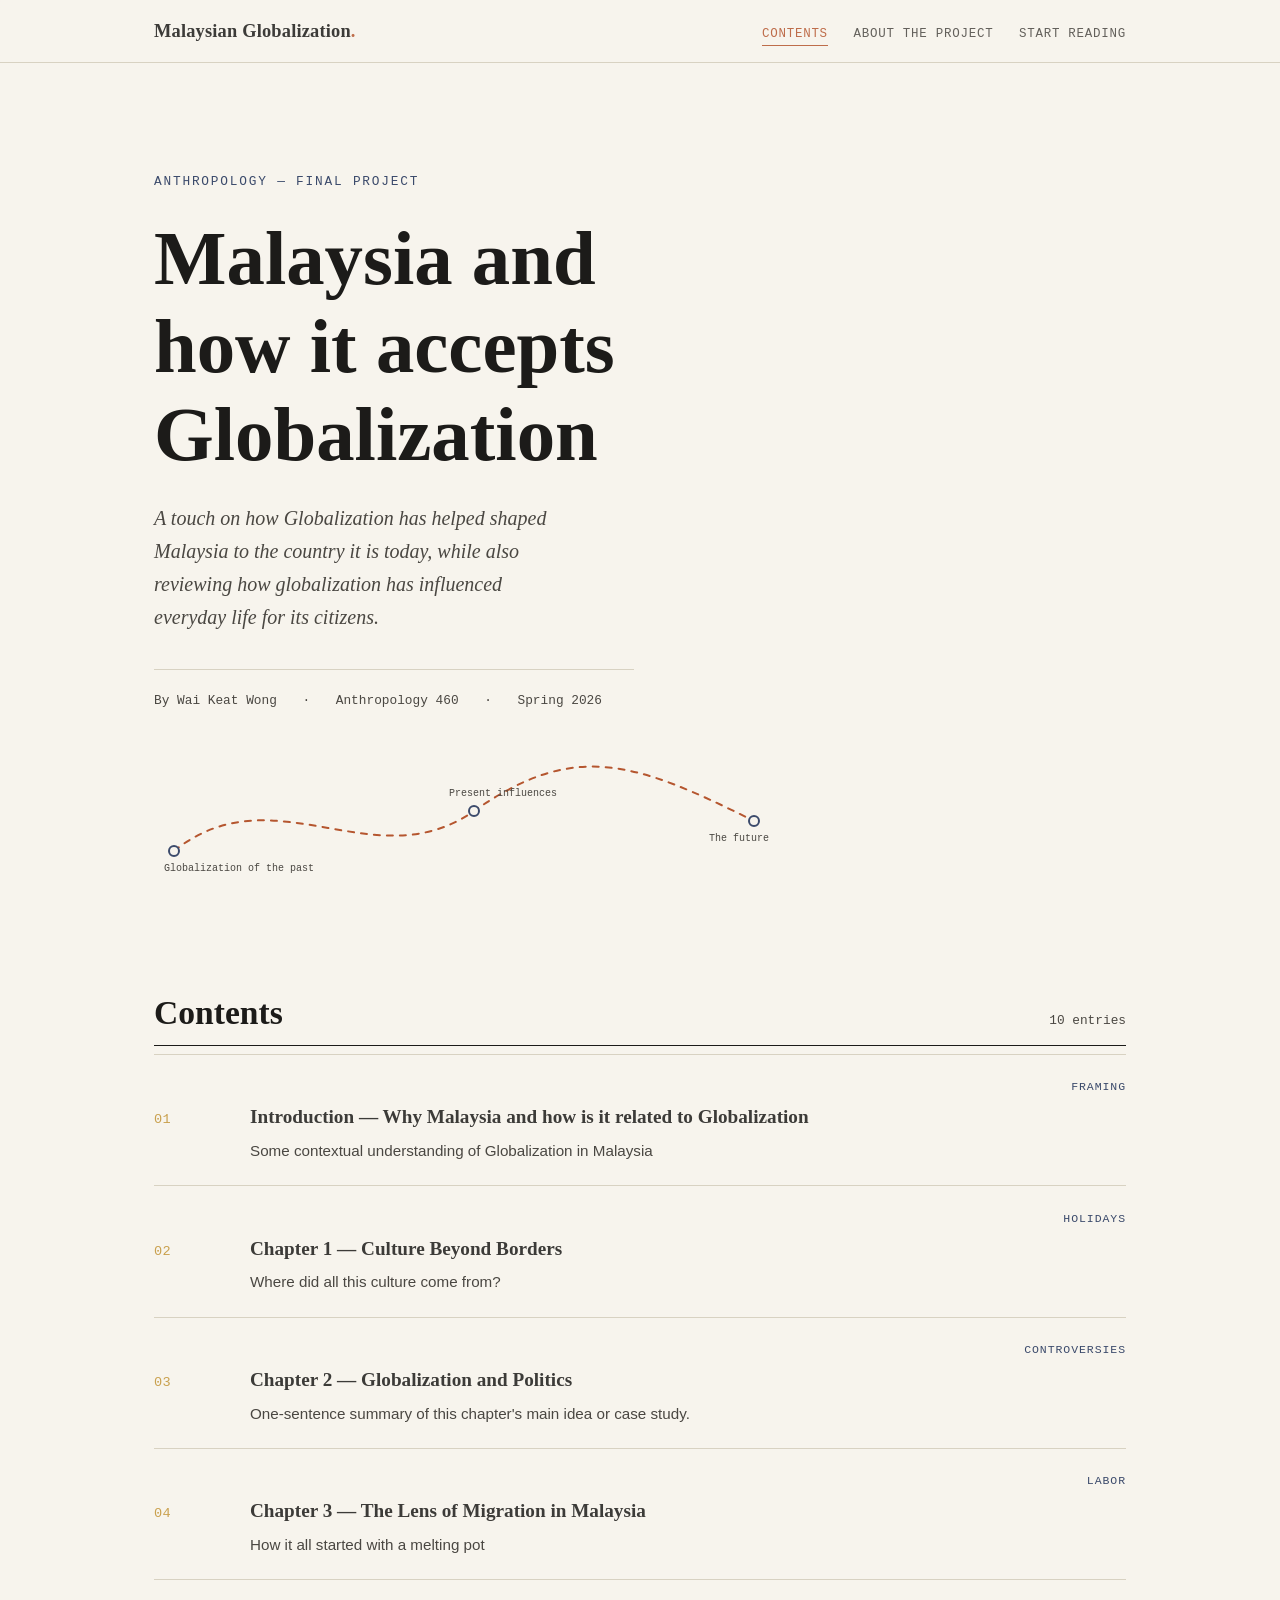
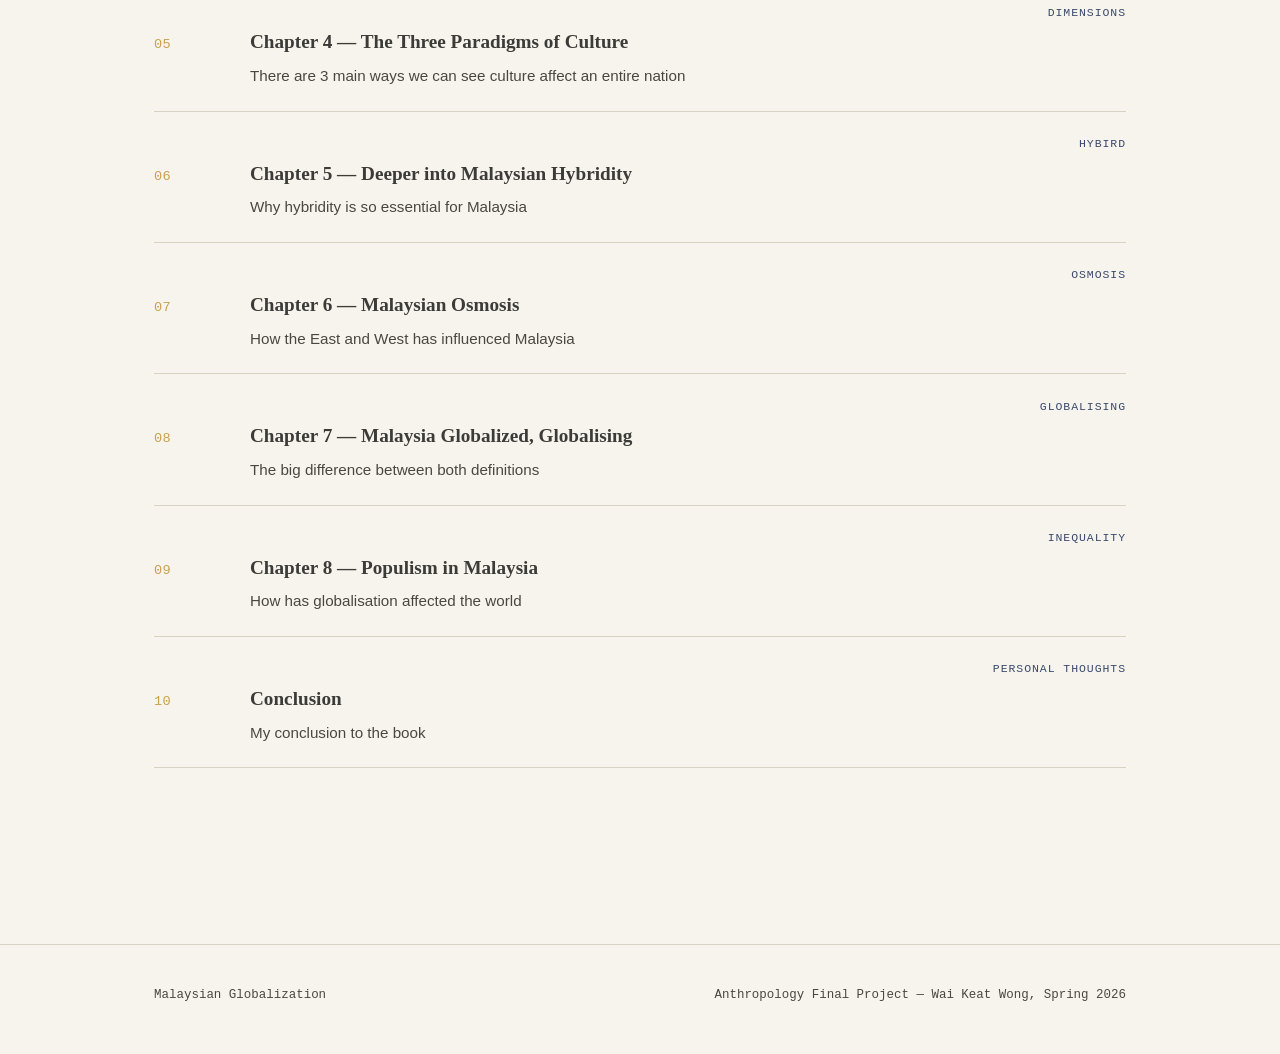
<file: index.html>
<!DOCTYPE html>
<html lang="en">
<head>
  <meta charset="UTF-8">
  <meta name="viewport" content="width=device-width, initial-scale=1.0">
  <title>Malaysian Globalization at Large</title>
  <meta name="description" content="An anthropology project tracing globalization through [Book Title], chapter by chapter.">
  <link rel="stylesheet" href="css/style.css">
</head>
<body>

  <!-- ============== HEADER ============== -->
  <header class="site-header">
    <div class="site-header__inner">
      <a href="index.html" class="site-header__mark">Malaysian Globalization<span>.</span></a>
      <nav class="site-nav" aria-label="Main navigation">
        <a href="index.html" aria-current="page">Contents</a>
        <a href="about.html">About the Project</a>
        <a href="pages/chapter-01.html">Start Reading</a>
      </nav>
    </div>
  </header>

  <!-- ============== HERO ============== -->
  <section class="hero">
    <span class="hero__eyebrow">Anthropology — Final Project</span>
    <h1>Malaysia and how it accepts Globalization</h1>
    <p class="lede">
      A touch on how Globalization has helped shaped Malaysia to the country it is today, while also reviewing how globalization
      has influenced everyday life for its citizens.
    </p>

    <div class="hero__meta">
      <span>By Wai Keat Wong</span>
      <span>·</span>
      <span>Anthropology 460</span>
      <span>·</span>
      <span>Spring 2026</span>
    </div>

    <!-- SIGNATURE ELEMENT: animated trade-route line.
         Purely decorative — replace stop labels with anything,
         or delete this whole .route-line-wrap block if you'd
         rather not have it. -->
    <div class="route-line-wrap">
      <svg class="route-line" viewBox="0 0 640 140" width="100%" height="140" aria-hidden="true">
        <path d="M 20 100 C 120 20, 220 130, 320 60 S 480 10, 600 70" />
        <circle cx="20" cy="100" r="5"></circle>
        <circle cx="320" cy="60" r="5"></circle>
        <circle cx="600" cy="70" r="5"></circle>
        <text x="10" y="120">Globalization of the past</text>
        <text x="295" y="45">Present influences</text>
        <text x="555" y="90">The future</text>
      </svg>
    </div>
  </section>

  <!-- ============== TABLE OF CONTENTS ============== -->
  <section class="toc">
    <div class="toc__heading">
      <h2>Contents</h2>
      <span class="toc__count">10 entries</span>
    </div>

    <div class="entry-list">


      <div class="entry-row">
        <span class="entry-row__coord">01</span>
        <div>
          <h3 class="entry-row__title"><a href="pages/chapter-01.html">Introduction — Why Malaysia and how is it related to Globalization</a></h3>
          <p class="entry-row__dek">Some contextual understanding of Globalization in Malaysia</p>
        </div>
        <span class="entry-row__tag">Framing</span>
      </div>

      <div class="entry-row">
        <span class="entry-row__coord">02</span>
        <div>
          <h3 class="entry-row__title"><a href="pages/chapter-02.html">Chapter 1 — Culture Beyond Borders</a></h3>
          <p class="entry-row__dek">Where did all this culture come from?</p>
        </div>
        <span class="entry-row__tag">Holidays</span>
      </div>

      <div class="entry-row">
        <span class="entry-row__coord">03</span>
        <div>
          <h3 class="entry-row__title"><a href="pages/chapter-03.html">Chapter 2 — Globalization and Politics</a></h3>
          <p class="entry-row__dek">One-sentence summary of this chapter's main idea or case study.</p>
        </div>
        <span class="entry-row__tag">Controversies</span>
      </div>

      <div class="entry-row">
        <span class="entry-row__coord">04</span>
        <div>
          <h3 class="entry-row__title"><a href="pages/chapter-04.html">Chapter 3 — The Lens of Migration in Malaysia</a></h3>
          <p class="entry-row__dek">How it all started with a melting pot</p>
        </div>
        <span class="entry-row__tag">Labor</span>
      </div>

      <div class="entry-row">
        <span class="entry-row__coord">05</span>
        <div>
          <h3 class="entry-row__title"><a href="pages/chapter-05.html">Chapter 4 — The Three Paradigms of Culture</a></h3>
          <p class="entry-row__dek">There are 3 main ways we can see culture affect an entire nation</p>
        </div>
        <span class="entry-row__tag">Dimensions</span>
      </div>

      <div class="entry-row">
        <span class="entry-row__coord">06</span>
        <div>
          <h3 class="entry-row__title"><a href="pages/chapter-06.html">Chapter 5 — Deeper into Malaysian Hybridity</a></h3>
          <p class="entry-row__dek">Why hybridity is so essential for Malaysia</p>
        </div>
        <span class="entry-row__tag">Hybird</span>
      </div>

      <div class="entry-row">
        <span class="entry-row__coord">07</span>
        <div>
          <h3 class="entry-row__title"><a href="pages/chapter-07.html">Chapter 6 — Malaysian Osmosis</a></h3>
          <p class="entry-row__dek">How the East and West has influenced Malaysia</p>
        </div>
        <span class="entry-row__tag">Osmosis</span>
      </div>

      <div class="entry-row">
        <span class="entry-row__coord">08</span>
        <div>
          <h3 class="entry-row__title"><a href="pages/chapter-08.html">Chapter 7 — Malaysia Globalized, Globalising</a></h3>
          <p class="entry-row__dek">The big difference between both definitions</p>
        </div>
        <span class="entry-row__tag">Globalising</span>
      </div>

      <div class="entry-row">
        <span class="entry-row__coord">09</span>
        <div>
          <h3 class="entry-row__title"><a href="pages/chapter-09.html">Chapter 8 — Populism in Malaysia</a></h3>
          <p class="entry-row__dek">How has globalisation affected the world</p>
        </div>
        <span class="entry-row__tag">Inequality</span>
      </div>

      <div class="entry-row">
        <span class="entry-row__coord">10</span>
        <div>
          <h3 class="entry-row__title"><a href="pages/chapter-10.html">Conclusion</a></h3>
          <p class="entry-row__dek">My conclusion to the book</p>
        </div>
        <span class="entry-row__tag">Personal thoughts</span>
      </div>
    </div>
  </section>

  <!-- ============== FOOTER ============== -->
  <footer class="site-footer">
    <div class="wrap-wide">
      <span>Malaysian Globalization</span>
      <span>Anthropology Final Project — Wai Keat Wong, Spring 2026</span>
    </div>
  </footer>

  <script src="js/main.js"></script>
</body>
</html>
</file>
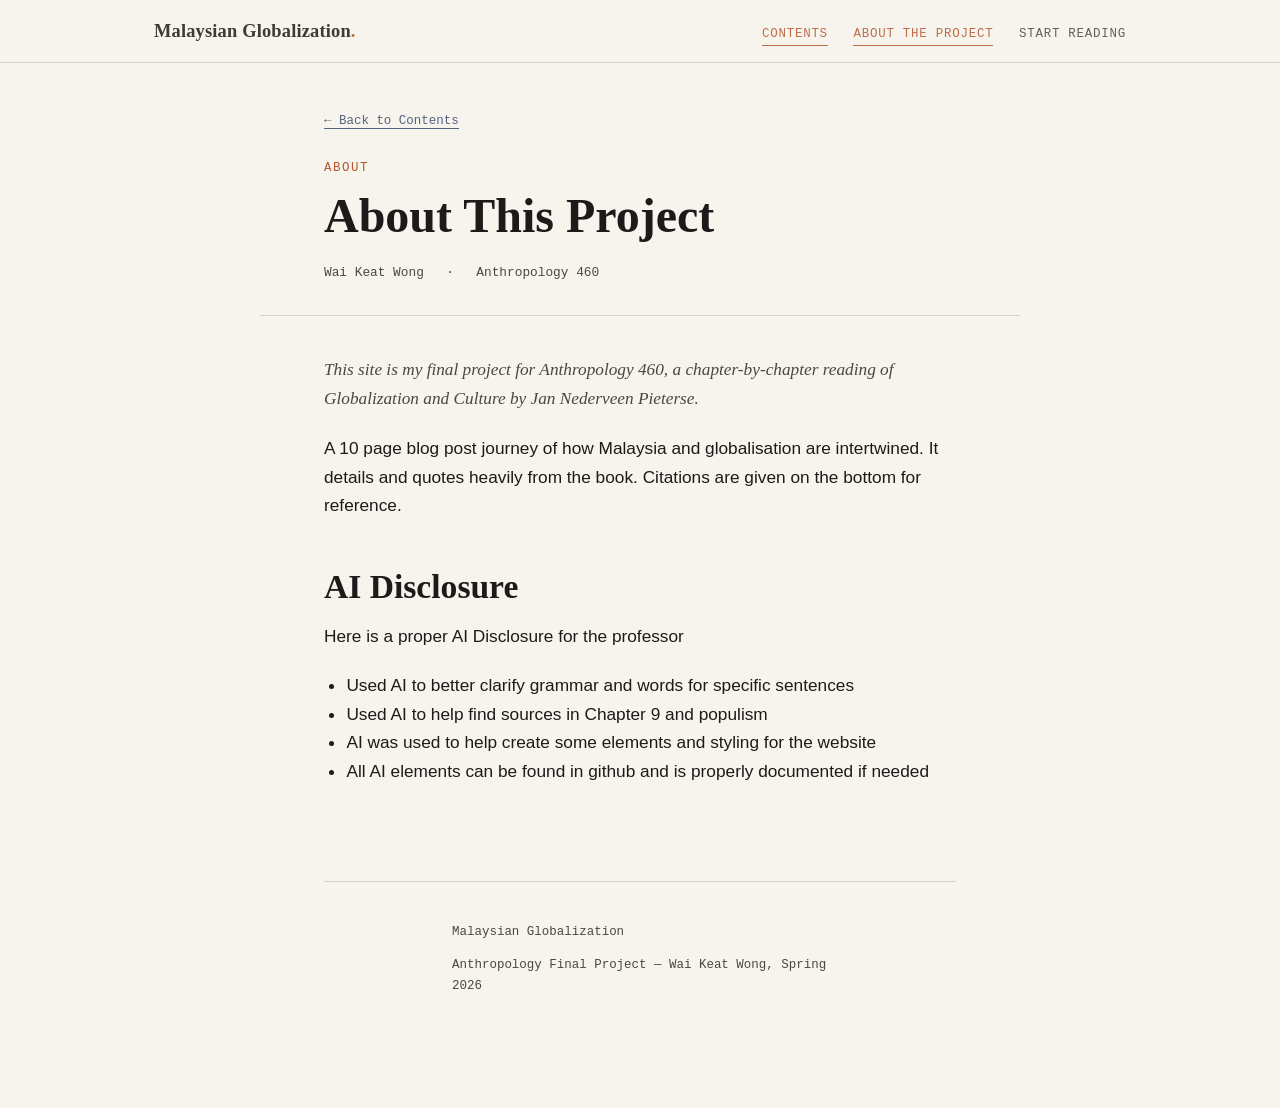
<file: about.html>
<!DOCTYPE html>
<html lang="en">
<head>
  <meta charset="UTF-8">
  <meta name="viewport" content="width=device-width, initial-scale=1.0">
  <title>About the Project — Field Notes on a Shrinking World</title>
  <link rel="stylesheet" href="css/style.css">
</head>
<body>

  <header class="site-header">
    <div class="site-header__inner">
      <a href="index.html" class="site-header__mark">Malaysian Globalization<span>.</span></a>
      <nav class="site-nav" aria-label="Main navigation">
        <a href="index.html" aria-current="page">Contents</a>
        <a href="about.html">About the Project</a>
        <a href="pages/chapter-01.html">Start Reading</a>
      </nav>
    </div>
  </header>

  <header class="post-header">
    <p class="post-header__nav"><a href="index.html">&larr; Back to Contents</a></p>
    <span class="eyebrow">About</span>
    <h1>About This Project</h1>
    <div class="post-meta">
      <span>Wai Keat Wong</span>
      <span>·</span>
      <span>Anthropology 460</span>
    </div>
  </header>

  <main class="post-body">
    <p class="lede">
      This site is my final project for Anthropology 460, a chapter-by-chapter
      reading of <em>Globalization and Culture</em> by Jan Nederveen Pieterse.
    </p>

    <p>A 10 page blog post journey of how Malaysia and globalisation are intertwined. It details and quotes heavily from the book. Citations are given on the bottom for reference.</p>

    <h2>AI Disclosure</h2>
    <p>Here is a proper AI Disclosure for the professor</p>
    <ul>
      <li>Used AI to better clarify grammar and words for specific sentences</li>
      <li>Used AI to help find sources in Chapter 9 and populism</li>
      <li>AI was used to help create some elements and styling for the website</li>
      <li>All AI elements can be found in github and is properly documented if needed</li>
    </ul>

  <footer class="site-footer">
    <div class="wrap-wide">
      <span>Malaysian Globalization</span>
      <span>Anthropology Final Project — Wai Keat Wong, Spring 2026</span>
    </div>
  </footer>

  <script src="js/main.js"></script>
</body>
</html>
</file>
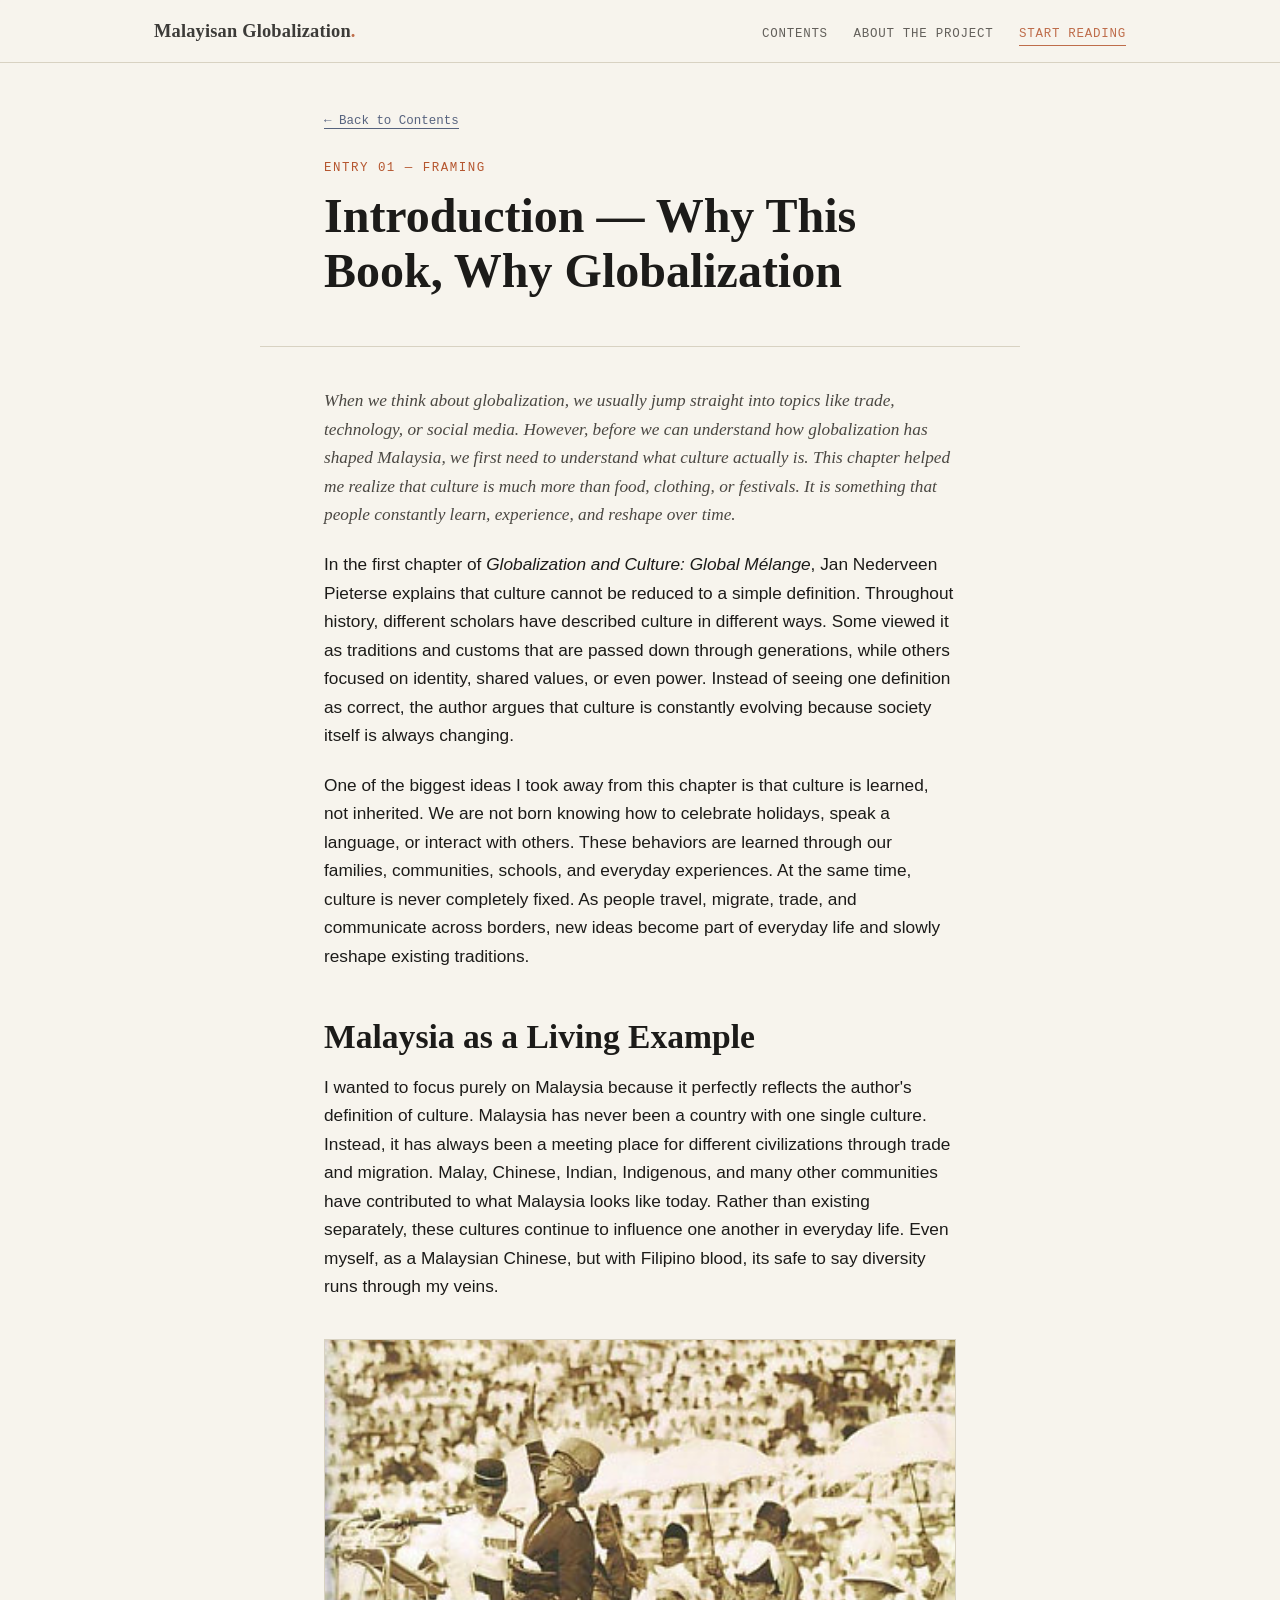
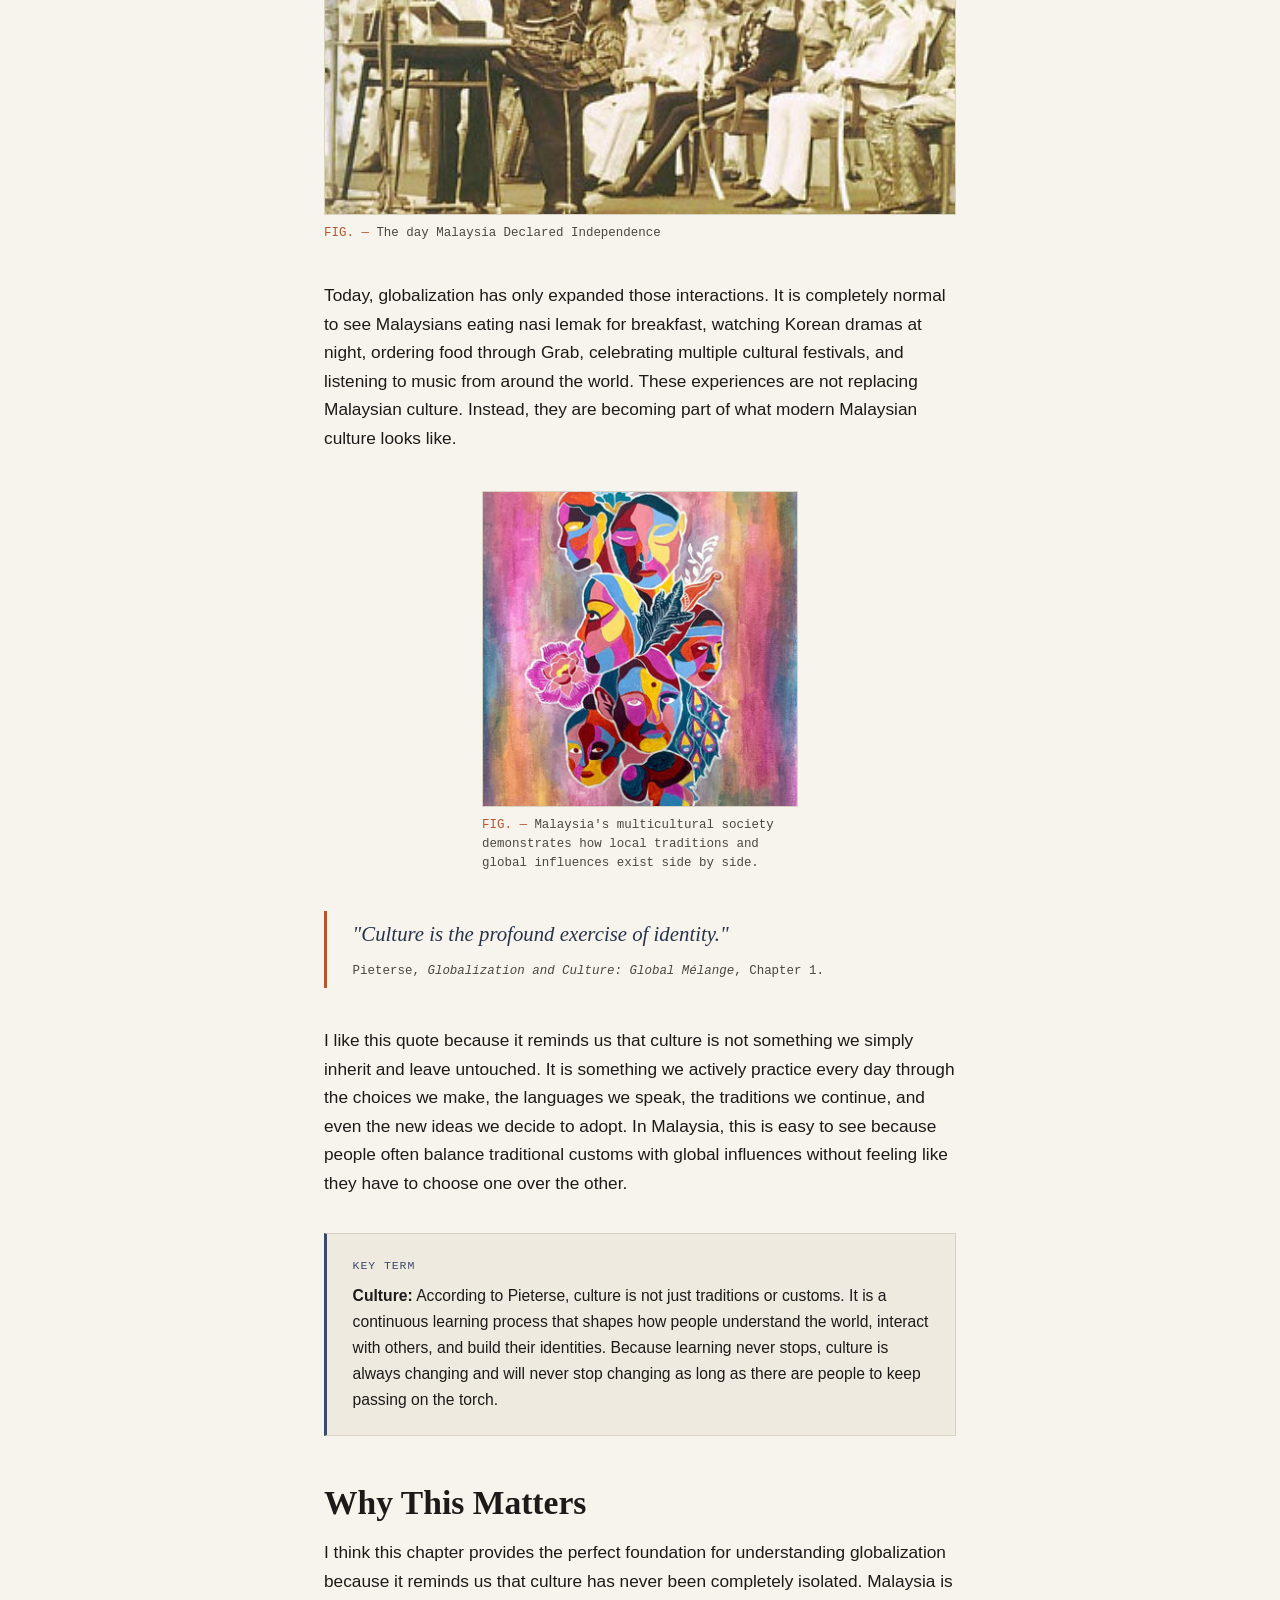
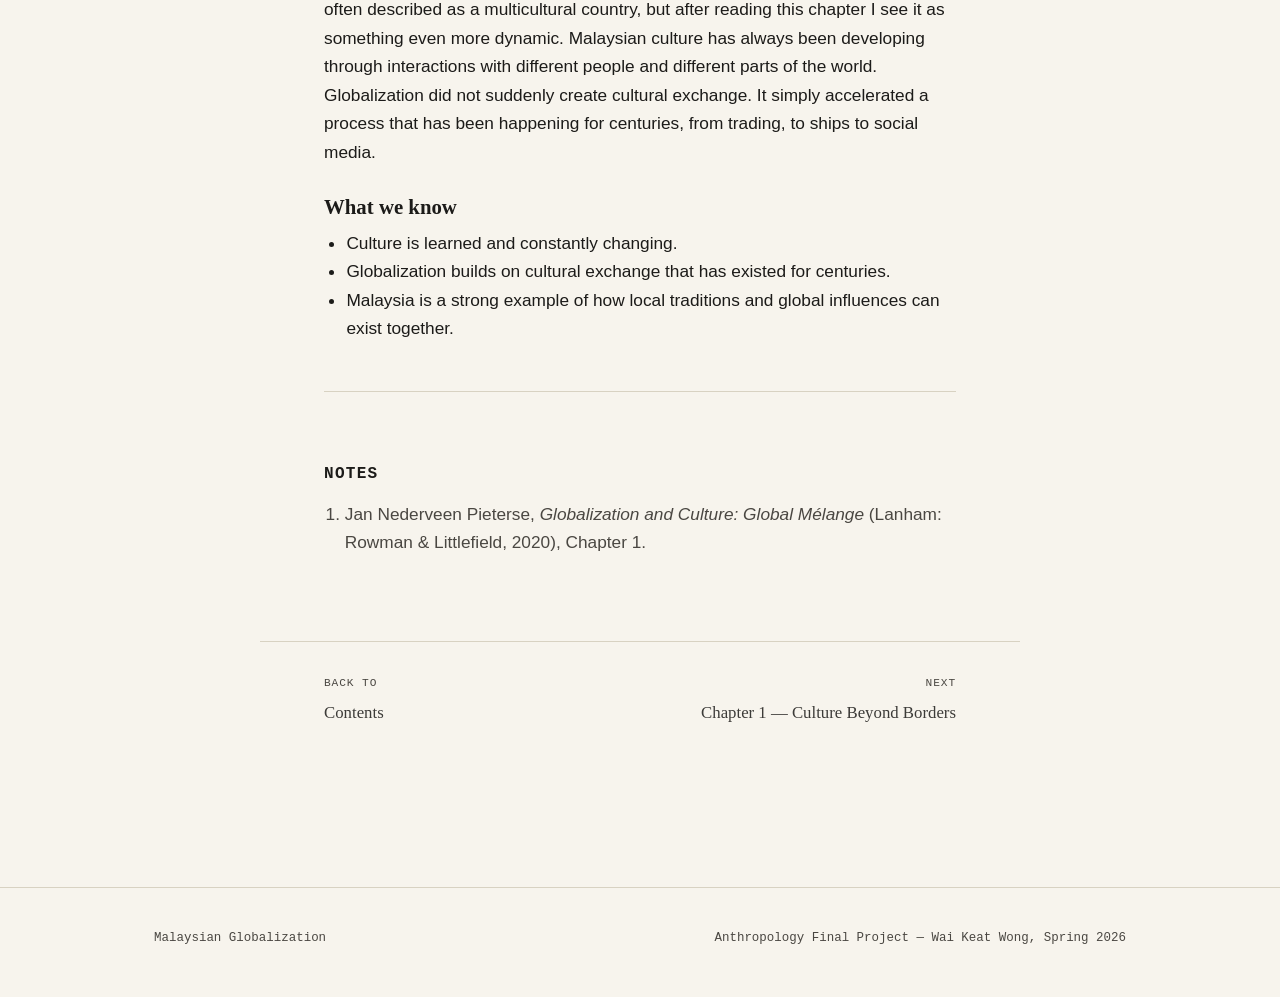
<file: pages/chapter-01.html>
<!DOCTYPE html>
<html lang="en">
<head>
  <meta charset="UTF-8">
  <meta name="viewport" content="width=device-width, initial-scale=1.0">
  <title>Introduction — Why This Book, Why Globalization</title>
  <link rel="stylesheet" href="../css/style.css">
</head>
<body>

  <!-- Reading progress bar — auto-tracks scroll, no setup needed -->
  <div id="reading-progress"></div>

  <header class="site-header">
    <div class="site-header__inner">
      <a href="../index.html" class="site-header__mark">Malayisan Globalization<span>.</span></a>
      <nav class="site-nav" aria-label="Main navigation">
        <a href="../index.html">Contents</a>
        <a href="../about.html">About the Project</a>
        <a href="chapter-01.html" aria-current="page">Start Reading</a>
      </nav>
    </div>
  </header>

  <header class="post-header">
    <p class="post-header__nav"><a href="../index.html">&larr; Back to Contents</a></p>
    <span class="eyebrow">Entry 01 — Framing</span>
    <h1>Introduction — Why This Book, Why Globalization</h1>
  </header>

  <!-- ===================================================================
       POST BODY — this is the part you'll edit the most.
       Everything below is a demonstration of the building blocks
       available: paragraphs, headings, images, pull quotes, callouts,
       lists, and footnotes. Delete whatever you don't need, duplicate
       whatever you do.
       =================================================================== -->
<main class="post-body">

  <p class="lede">
    When we think about globalization, we usually jump straight into topics like trade, technology, or social media. 
    However, before we can understand how globalization has shaped Malaysia, we first need to understand what culture actually is. 
    This chapter helped me realize that culture is much more than food, clothing, or festivals. It is something that people constantly learn, experience, and reshape over time.
  </p>

  <p>
    In the first chapter of <em>Globalization and Culture: Global Mélange</em>, Jan Nederveen Pieterse explains that culture cannot be reduced to a simple definition. 
    Throughout history, different scholars have described culture in different ways. Some viewed it as traditions and customs that are passed down through generations, 
    while others focused on identity, shared values, or even power. Instead of seeing one definition as correct, the author argues that culture is constantly evolving because 
    society itself is always changing.
  </p>

  <p>
    One of the biggest ideas I took away from this chapter is that culture is learned, not inherited. 
    We are not born knowing how to celebrate holidays, speak a language, or interact with others. 
    These behaviors are learned through our families, communities, schools, and everyday experiences. 
    At the same time, culture is never completely fixed. As people travel, migrate, trade, and communicate across borders, new ideas become part of everyday life and slowly 
    reshape existing traditions.
  </p>

  <h2>Malaysia as a Living Example</h2>

  <p>
   I wanted to focus purely on Malaysia because it perfectly reflects the author's definition of culture. 
   Malaysia has never been a country with one single culture. Instead, it has always been a meeting place for different civilizations through trade and migration. 
   Malay, Chinese, Indian, Indigenous, and many other communities have contributed to what Malaysia looks like today. Rather than existing separately, these cultures continue 
   to influence one another in everyday life. Even myself, as a Malaysian Chinese, but with Filipino blood, its safe to say diversity runs through my veins.
  </p>

  <figure>
    <img src="../images/Merdeka_1957_tunku_abdul_rahman.jpg" alt="Malaysian Independence">
    <figcaption>The day Malaysia Declared Independence</figcaption>
  </figure>

  <p>
    Today, globalization has only expanded those interactions. It is completely normal to see Malaysians eating nasi lemak for breakfast, watching Korean dramas at night, ordering food through Grab, celebrating multiple cultural festivals, and listening to music from around the world. These experiences are not replacing Malaysian culture. Instead, they are becoming part of what modern Malaysian culture looks like.
  </p>

  <figure class="figure--wide">
    <img src="../images/Yong-Jin-Ning-Bloom-2022-acrylic-on-canvas-298-x-398-cm_Q320.jpg" alt="Modern multicultural life in Malaysia">
    <figcaption>Malaysia's multicultural society demonstrates how local traditions and global influences exist side by side.</figcaption>
  </figure>

  <blockquote>
    "Culture is the profound exercise of identity."
    <cite>Pieterse, <em>Globalization and Culture: Global Mélange</em>, Chapter 1.</cite>
  </blockquote>

  <p>
    I like this quote because it reminds us that culture is not something we simply inherit and leave untouched. 
    It is something we actively practice every day through the choices we make, the languages we speak, the traditions we continue, and even the new ideas we decide to adopt. 
    In Malaysia, this is easy to see because people often balance traditional customs with global influences without feeling like they have to choose one over the other.
  </p>

  <div class="callout">
    <span class="callout__label">Key Term</span>
    <strong>Culture:</strong> According to Pieterse, culture is not just traditions or customs. 
    It is a continuous learning process that shapes how people understand the world, interact with others, and build their identities. 
    Because learning never stops, culture is always changing and will never stop changing as long as there are people to keep passing on the torch.
  </div>

  <h2>Why This Matters</h2>

  <p>
    I think this chapter provides the perfect foundation for understanding globalization because it reminds us that culture has never been completely isolated. 
    Malaysia is often described as a multicultural country, but after reading this chapter I see it as something even more dynamic. 
    Malaysian culture has always been developing through interactions with different people and different parts of the world. 
    Globalization did not suddenly create cultural exchange. It simply accelerated a process that has been happening for centuries, from trading, to ships to social media.
  </p>

  <h3>What we know</h3>

  <ul>
    <li>Culture is learned and constantly changing.</li>
    <li>Globalization builds on cultural exchange that has existed for centuries.</li>
    <li>Malaysia is a strong example of how local traditions and global influences can exist together.</li>
  </ul>

  <section class="footnotes">
    <h2>Notes</h2>
    <ol>
      <li>Jan Nederveen Pieterse, <em>Globalization and Culture: Global Mélange</em> (Lanham: Rowman & Littlefield, 2020), Chapter 1.</li>
    </ol>
  </section>

</main>


  <!-- PREV / NEXT PAGER — update hrefs to match your actual file order -->
  <nav class="post-pager" aria-label="Chapter navigation">
    <div class="pager-link pager-link--prev">
      <span>Back to</span>
      <a href="../index.html">Contents</a>
    </div>
    <div class="pager-link pager-link--next">
      <span>Next</span>
      <a href="chapter-02.html">Chapter 1 — Culture Beyond Borders</a>
    </div>
  </nav>

  <footer class="site-footer">
    <div class="wrap-wide">
      <span>Malaysian Globalization</span>
      <span>Anthropology Final Project — Wai Keat Wong, Spring 2026</span>
    </div>
  </footer>

  <script src="../js/main.js"></script>
</body>
</html>
</file>
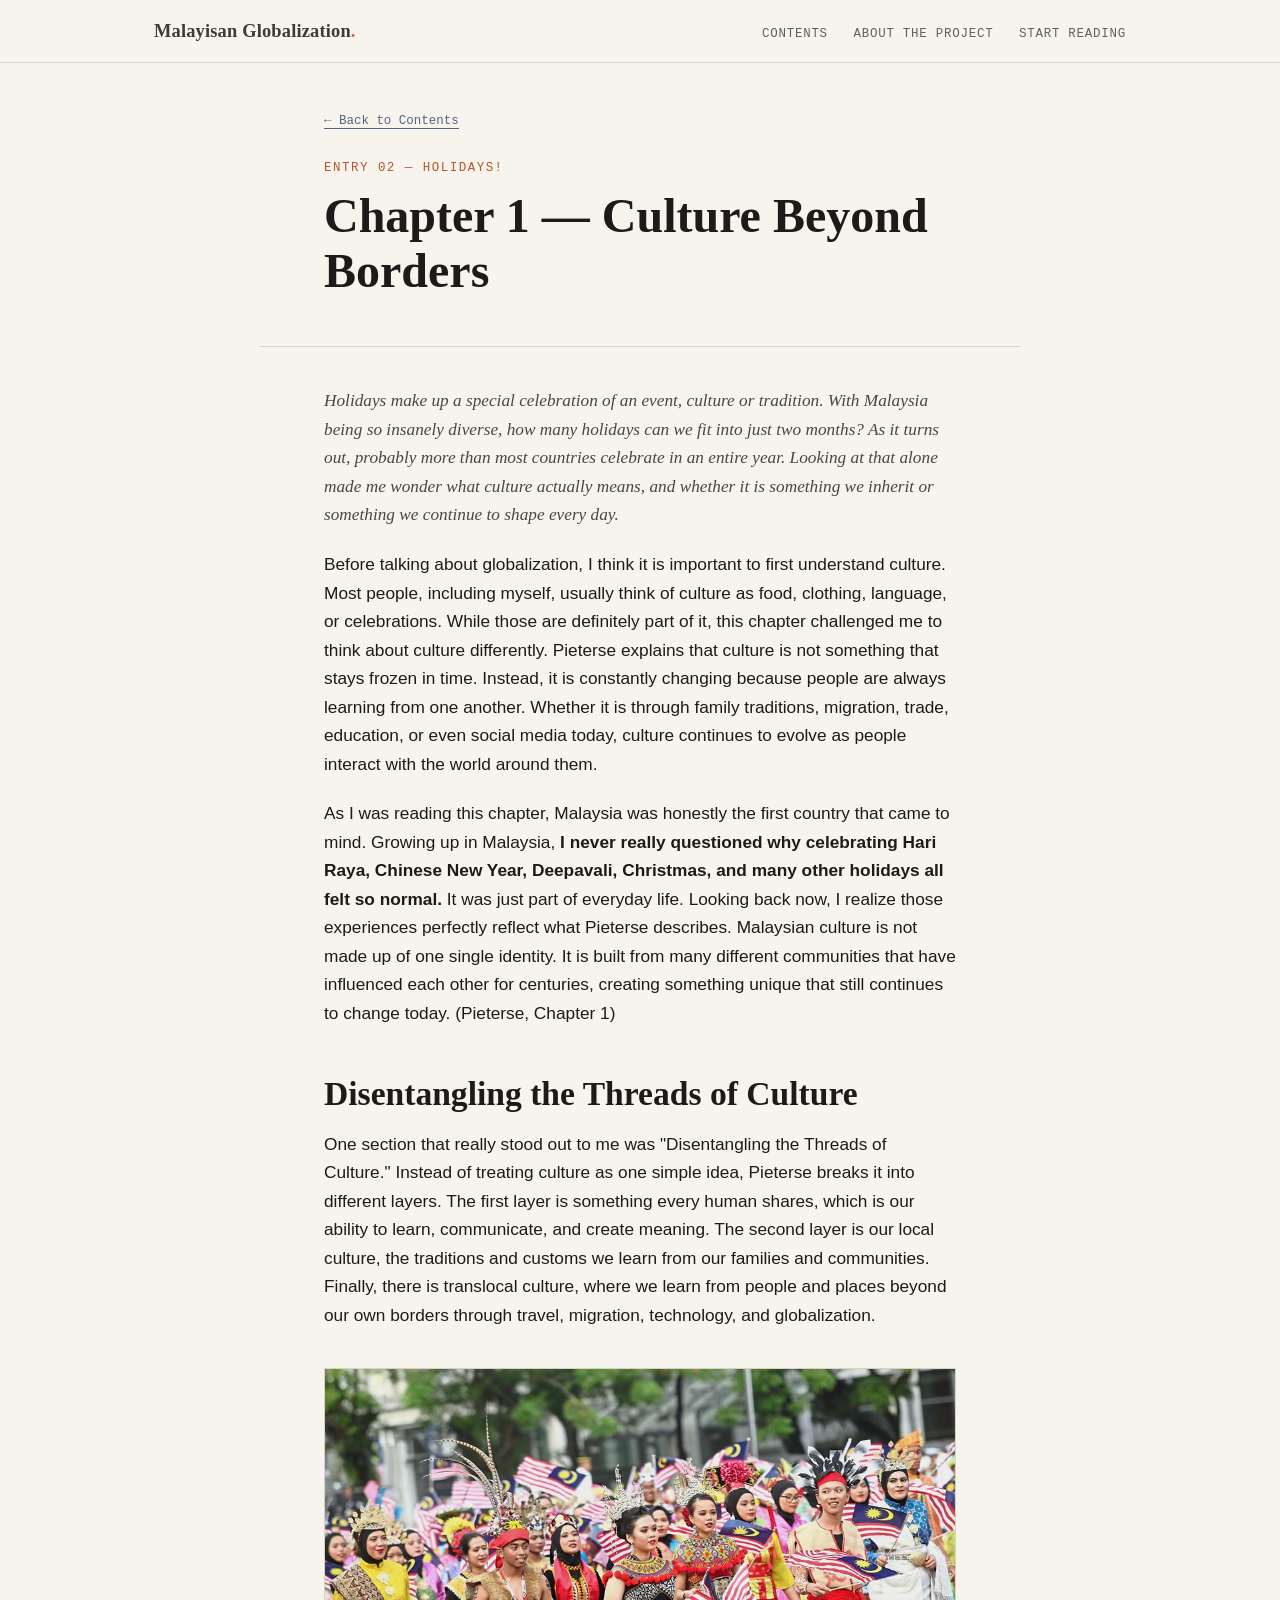
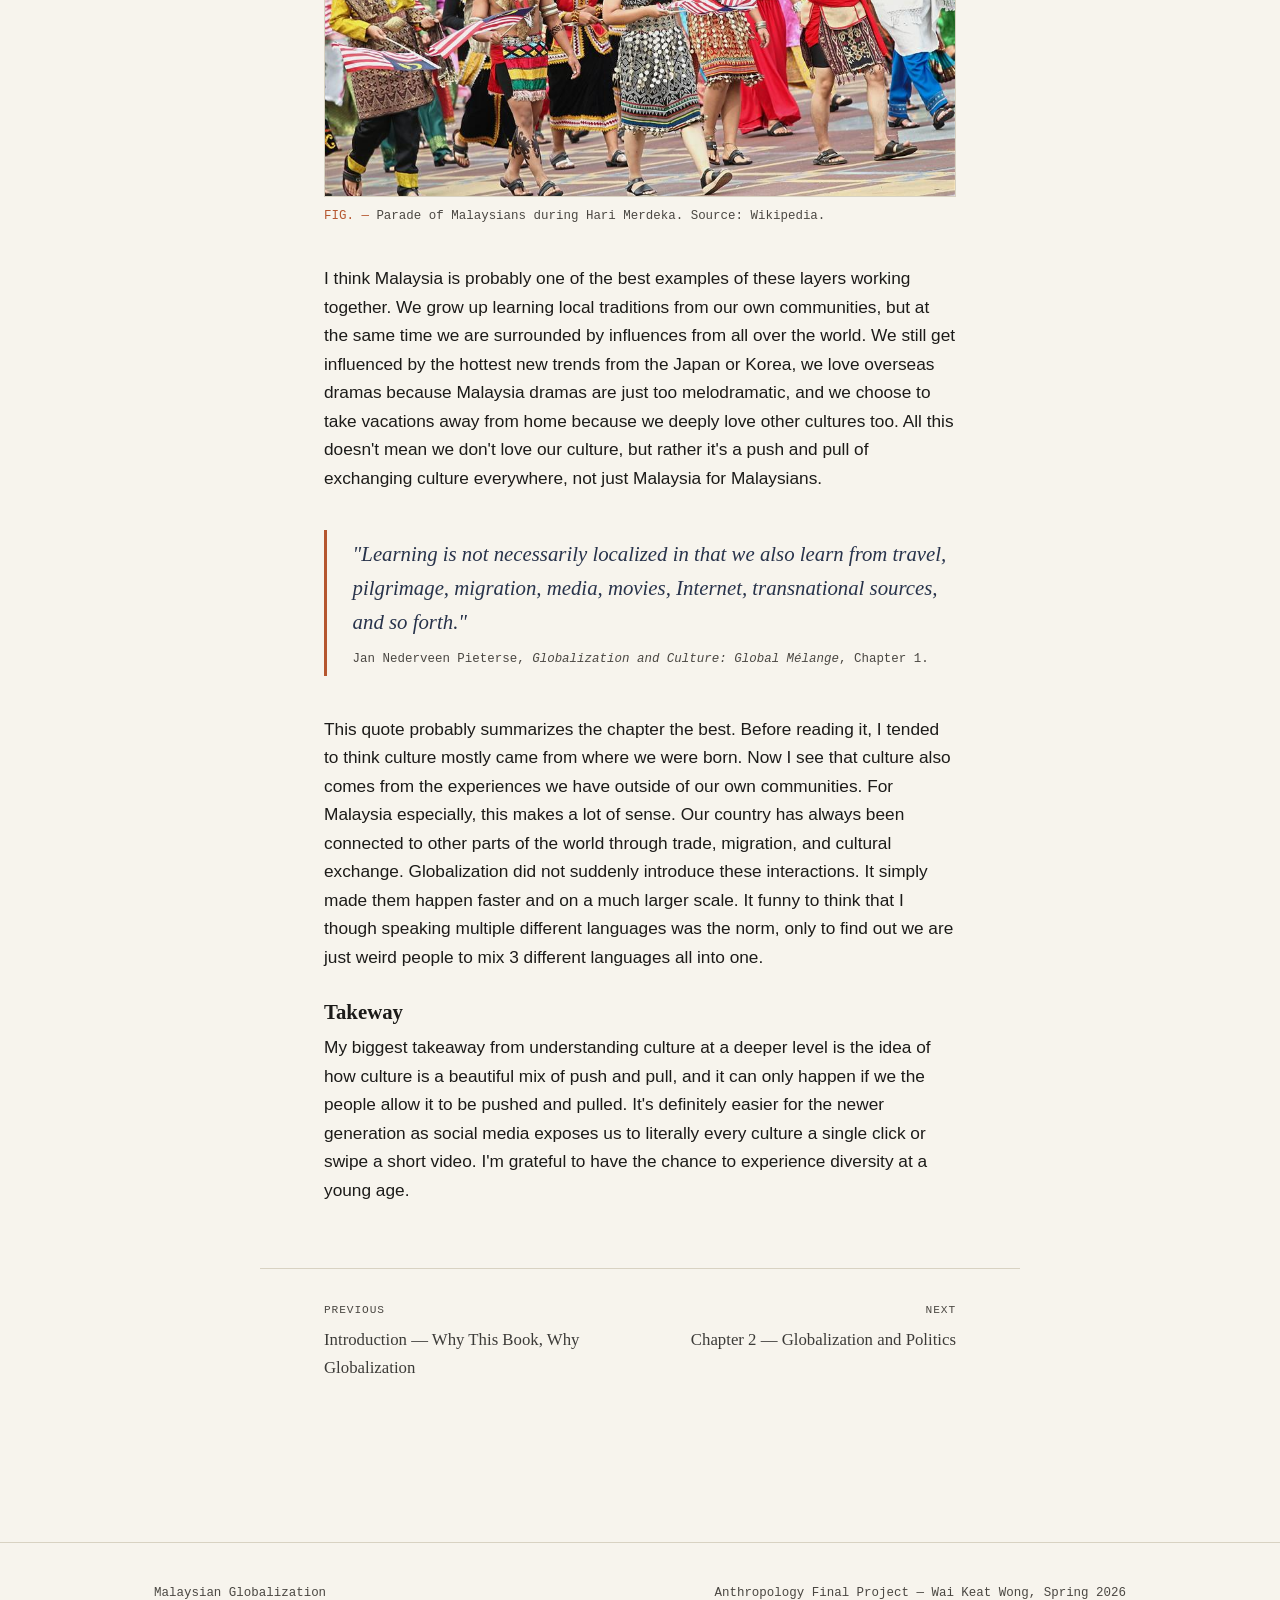
<file: pages/chapter-02.html>
<!DOCTYPE html>
<html lang="en">
<head>
  <meta charset="UTF-8">
  <meta name="viewport" content="width=device-width, initial-scale=1.0">
  <title>Chapter 1 — Culture Beyond Borders</title>
  <link rel="stylesheet" href="../css/style.css">
</head>
<body>

  <div id="reading-progress"></div>

  <header class="site-header">
    <div class="site-header__inner">
      <a href="../index.html" class="site-header__mark">Malayisan Globalization<span>.</span></a>
      <nav class="site-nav" aria-label="Main navigation">
        <a href="../index.html">Contents</a>
        <a href="../about.html">About the Project</a>
        <a href="../pages/chapter-01.html">Start Reading</a>
      </nav>
    </div>
  </header>

  <header class="post-header">
    <p class="post-header__nav"><a href="../index.html">&larr; Back to Contents</a></p>
    <span class="eyebrow">Entry 02 — Holidays!</span>
    <h1>Chapter 1 — Culture Beyond Borders</h1>
  </header>

<main class="post-body">

    <p class="lede">
      Holidays make up a special celebration of an event, culture or tradition. With Malaysia being so insanely diverse, 
      how many holidays can we fit into just two months? As it turns out, probably more than most countries celebrate in an entire year. 
      Looking at that alone made me wonder what culture actually means, and whether it is something we inherit or something we continue to shape every day.
    </p>

    <p>
      Before talking about globalization, I think it is important to first understand culture. 
      Most people, including myself, usually think of culture as food, clothing, language, or celebrations. While those are definitely part of it, 
      this chapter challenged me to think about culture differently. Pieterse explains that culture is not something that stays frozen in time. 
      Instead, it is constantly changing because people are always learning from one another. Whether it is through family traditions, migration, trade, education, 
      or even social media today, culture continues to evolve as people interact with the world around them.
    </p>

    <p>
      As I was reading this chapter, Malaysia was honestly the first country that came to mind. Growing up in Malaysia, 
      <b>I never really questioned why celebrating Hari Raya, Chinese New Year, Deepavali, Christmas, and many other holidays all felt so normal.</b> 
      It was just part of everyday life. Looking back now, I realize those experiences perfectly reflect what Pieterse describes. 
      Malaysian culture is not made up of one single identity. It is built from many different communities that have influenced each other for centuries, 
      creating something unique that still continues to change today. (Pieterse, Chapter 1)
    </p>

    <h2>Disentangling the Threads of Culture</h2>

    <p>
      One section that really stood out to me was "Disentangling the Threads of Culture." Instead of treating culture as one simple idea, 
      Pieterse breaks it into different layers. The first layer is something every human shares, which is our ability to learn, communicate, and create meaning. 
      The second layer is our local culture, the traditions and customs we learn from our families and communities. Finally, there is translocal culture, 
      where we learn from people and places beyond our own borders through travel, migration, technology, and globalization.
    </p>

    <!-- Optional image -->
    <figure>
      <img src="../images/celebrations.jpeg" alt="Parade">
      <figcaption>Parade of Malaysians during Hari Merdeka. Source: Wikipedia.</figcaption>
    </figure>

    <p>
      I think Malaysia is probably one of the best examples of these layers working together. 
      We grow up learning local traditions from our own communities, but at the same time we are surrounded by influences from all over the world. 
      We still get influenced by the hottest new trends from the Japan or Korea, we love overseas dramas because Malaysia dramas are just too melodramatic, and we
      choose to take vacations away from home because we deeply love other cultures too. All this doesn't mean we don't love our culture, but rather it's a push and pull
      of exchanging culture everywhere, not just Malaysia for Malaysians.
    </p>

    <blockquote>
      "Learning is not necessarily localized in that we also learn from travel, pilgrimage, migration, media, movies, Internet, transnational sources, and so forth."
      <cite>Jan Nederveen Pieterse, <em>Globalization and Culture: Global Mélange</em>, Chapter 1.</cite>
    </blockquote>

    <p>
      This quote probably summarizes the chapter the best. Before reading it, I tended to think culture mostly came from where we were born. 
      Now I see that culture also comes from the experiences we have outside of our own communities. For Malaysia especially, this makes a lot of sense. 
      Our country has always been connected to other parts of the world through trade, migration, and cultural exchange. Globalization did not suddenly introduce these 
      interactions. It simply made them happen faster and on a much larger scale. It funny to think that I though speaking multiple different languages was the norm, only
      to find out we are just weird people to mix 3 different languages all into one.
    </p>

    <h3>Takeway</h3>
    <p>My biggest takeaway from understanding culture at a deeper level is the idea of how culture is a beautiful mix of push and pull, and it can only happen
      if we the people allow it to be pushed and pulled. It's definitely easier for the newer generation as social media exposes us to literally every culture a single click
      or swipe a short video. I'm grateful to have the chance to experience diversity at a young age.
    </p>
</main>


  <nav class="post-pager" aria-label="Chapter navigation">
    <div class="pager-link pager-link--prev">
      <span>Previous</span>
      <a href="chapter-01.html">Introduction — Why This Book, Why Globalization</a>
    </div>
    <div class="pager-link pager-link--next">
      <span>Next</span>
      <a href="chapter-03.html">Chapter 2 — Globalization and Politics</a>
    </div>
  </nav>

    <footer class="site-footer">
    <div class="wrap-wide">
      <span>Malaysian Globalization</span>
      <span>Anthropology Final Project — Wai Keat Wong, Spring 2026</span>
    </div>
  </footer>

  <script src="../js/main.js"></script>
</body>
</html>
</file>
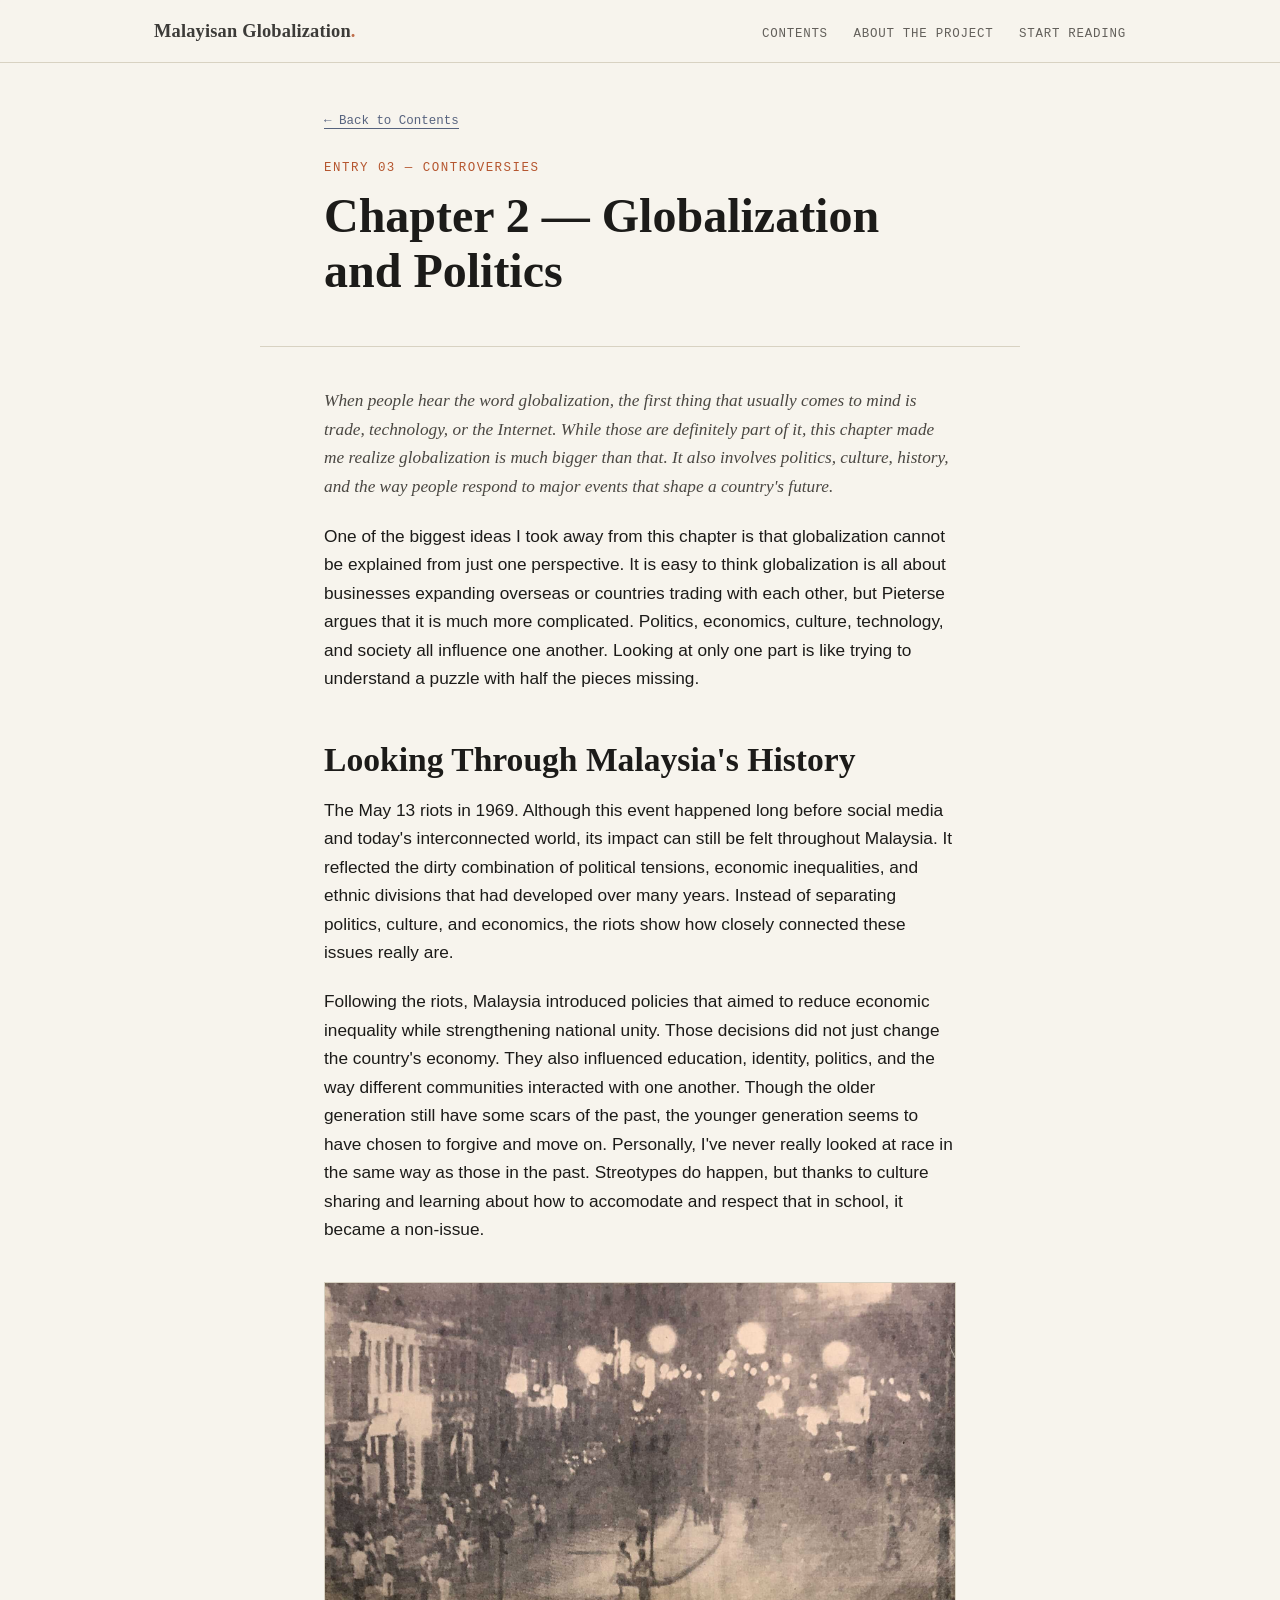
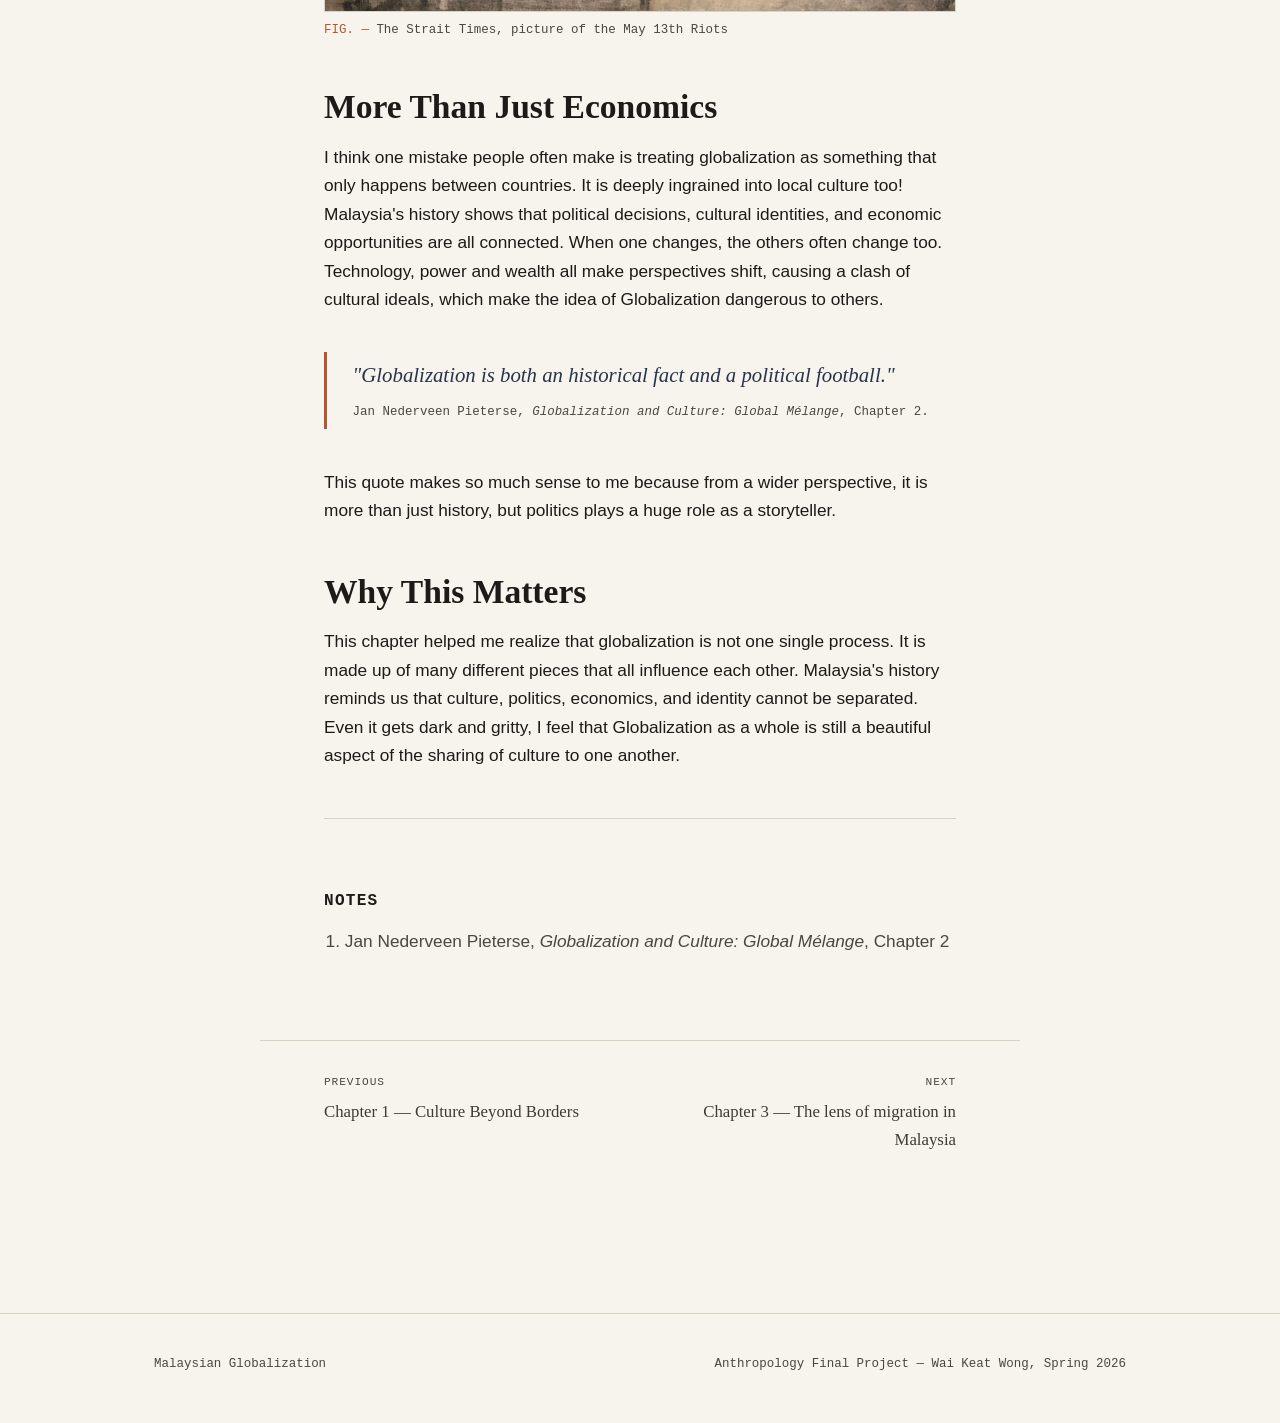
<file: pages/chapter-03.html>
<!DOCTYPE html>
<html lang="en">
<head>
  <meta charset="UTF-8">
  <meta name="viewport" content="width=device-width, initial-scale=1.0">
  <title>Chapter 2 — Globalization and Politics</title>
  <link rel="stylesheet" href="../css/style.css">
</head>
<body>

  <div id="reading-progress"></div>

  <header class="site-header">
    <div class="site-header__inner">
      <a href="../index.html" class="site-header__mark">Malayisan Globalization<span>.</span></a>
      <nav class="site-nav" aria-label="Main navigation">
        <a href="../index.html">Contents</a>
        <a href="../about.html">About the Project</a>
        <a href="../pages/chapter-01.html">Start Reading</a>
      </nav>
    </div>
  </header>

  <header class="post-header">
    <p class="post-header__nav"><a href="../index.html">&larr; Back to Contents</a></p>
    <span class="eyebrow">Entry 03 — Controversies</span>
    <h1>Chapter 2 — Globalization and Politics</h1>
  </header>

  <main class="post-body">

<p class="lede">
When people hear the word globalization, the first thing that usually comes to mind is trade, 
technology, or the Internet. While those are definitely part of it, this chapter made me realize globalization is much bigger than that. 
It also involves politics, culture, history, and the way people respond to major events that shape a country's future.
</p>

<p>
One of the biggest ideas I took away from this chapter is that globalization cannot be explained from just one perspective. 
It is easy to think globalization is all about businesses expanding overseas or countries trading with each other, but Pieterse argues that it is much more complicated. 
Politics, economics, culture, technology, and society all influence one another. Looking at only one part is like trying to understand a puzzle with half the pieces missing.
</p>

<h2>Looking Through Malaysia's History</h2>

<p>
The May 13 riots in 1969. 
Although this event happened long before social media and today's interconnected world, its impact can still be felt throughout Malaysia. 
It reflected the dirty combination of political tensions, economic inequalities, and ethnic divisions that had developed over many 
years. Instead of separating politics, culture, and economics, the riots show how closely connected these issues really are.
</p>

<p>
Following the riots, Malaysia introduced policies that aimed to reduce economic inequality while strengthening national unity. 
Those decisions did not just change the country's economy. They also influenced education, identity, politics, and the way different communities interacted with 
one another. Though the older generation still have some scars of the past, the younger generation seems to have chosen to forgive and move on. Personally, I've never really
looked at race in the same way as those in the past. Streotypes do happen, but thanks to culture sharing and learning about how to accomodate and respect that in school, it became a non-issue.
</p>

<figure>
<img src="../images/may13.jpg" alt="Historical photograph related to the May 13">
<figcaption>The Strait Times, picture of the May 13th Riots</figcaption>
</figure>

<h2>More Than Just Economics</h2>

<p>
I think one mistake people often make is treating globalization as something that only happens between countries. It is deeply ingrained into local culture too!
Malaysia's history shows that political decisions, cultural identities, and economic opportunities are all connected. 
When one changes, the others often change too. Technology, power and wealth all make perspectives shift, causing a clash of cultural ideals, which make the idea of Globalization dangerous to others. 
</p>

<blockquote>
"Globalization is both an historical fact and a political football."
<cite>Jan Nederveen Pieterse, <em>Globalization and Culture: Global Mélange</em>, Chapter 2.</cite>
</blockquote>

<p>
This quote makes so much sense to me because from a wider perspective, it is more than just history, but politics plays a huge role as a storyteller. 
</p>

<h2>Why This Matters</h2>

<p>
This chapter helped me realize that globalization is not one single process. 
It is made up of many different pieces that all influence each other. 
Malaysia's history reminds us that culture, politics, economics, and identity cannot be separated. 
Even it gets dark and gritty, I feel that Globalization as a whole is still
a beautiful aspect of the sharing of culture to one another. 
</p>

<section class="footnotes">
  <h2>Notes</h2>
  <ol>
    <li>Jan Nederveen Pieterse, <em>Globalization and Culture: Global Mélange</em>, Chapter 2</li>
  </ol>
</section>

</main>


  <nav class="post-pager" aria-label="Chapter navigation">
    <div class="pager-link pager-link--prev">
      <span>Previous</span>
      <a href="chapter-02.html">Chapter 1 — Culture Beyond Borders</a>
    </div>
    <div class="pager-link pager-link--next">
      <span>Next</span>
      <a href="chapter-04.html">Chapter 3 — The lens of migration in Malaysia</a>
    </div>
  </nav>

  <footer class="site-footer">
    <div class="wrap-wide">
      <span>Malaysian Globalization</span>
      <span>Anthropology Final Project — Wai Keat Wong, Spring 2026</span>
    </div>
  </footer>

  <script src="../js/main.js"></script>
</body>
</html>
</file>
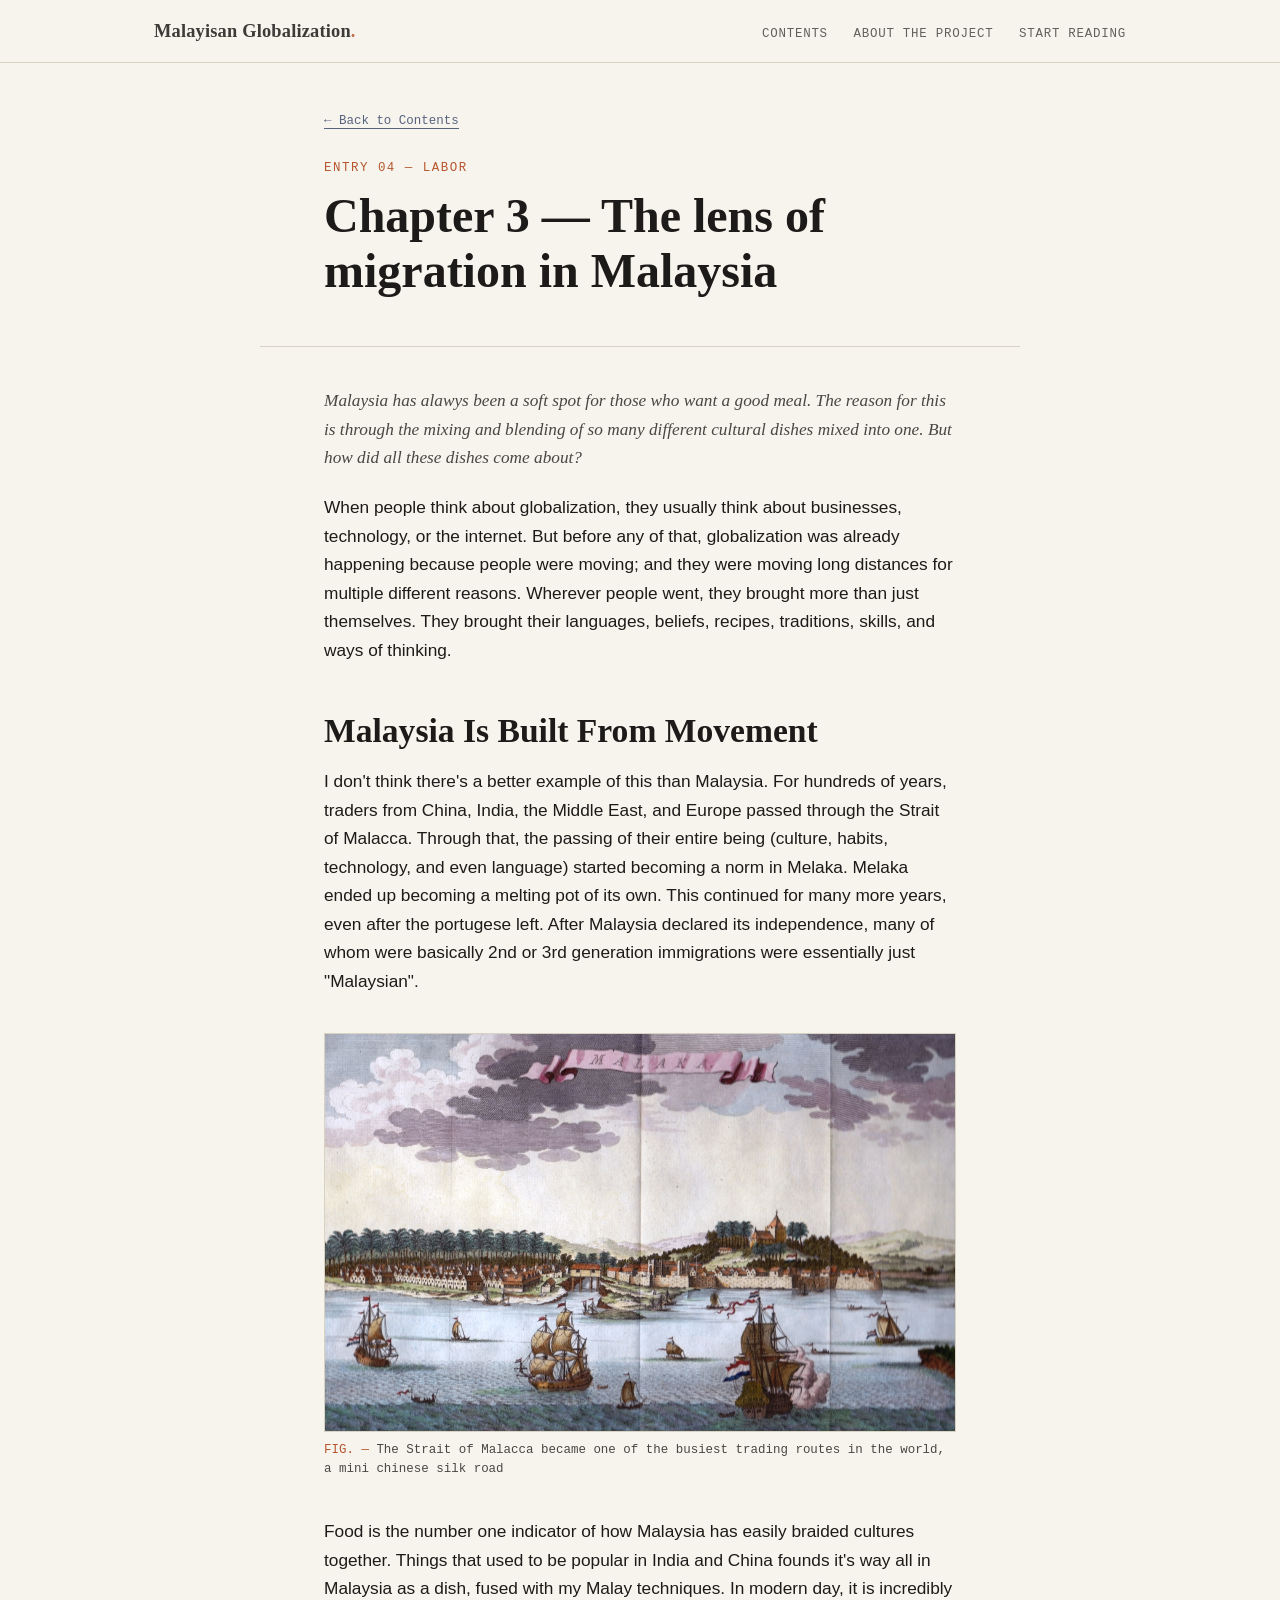
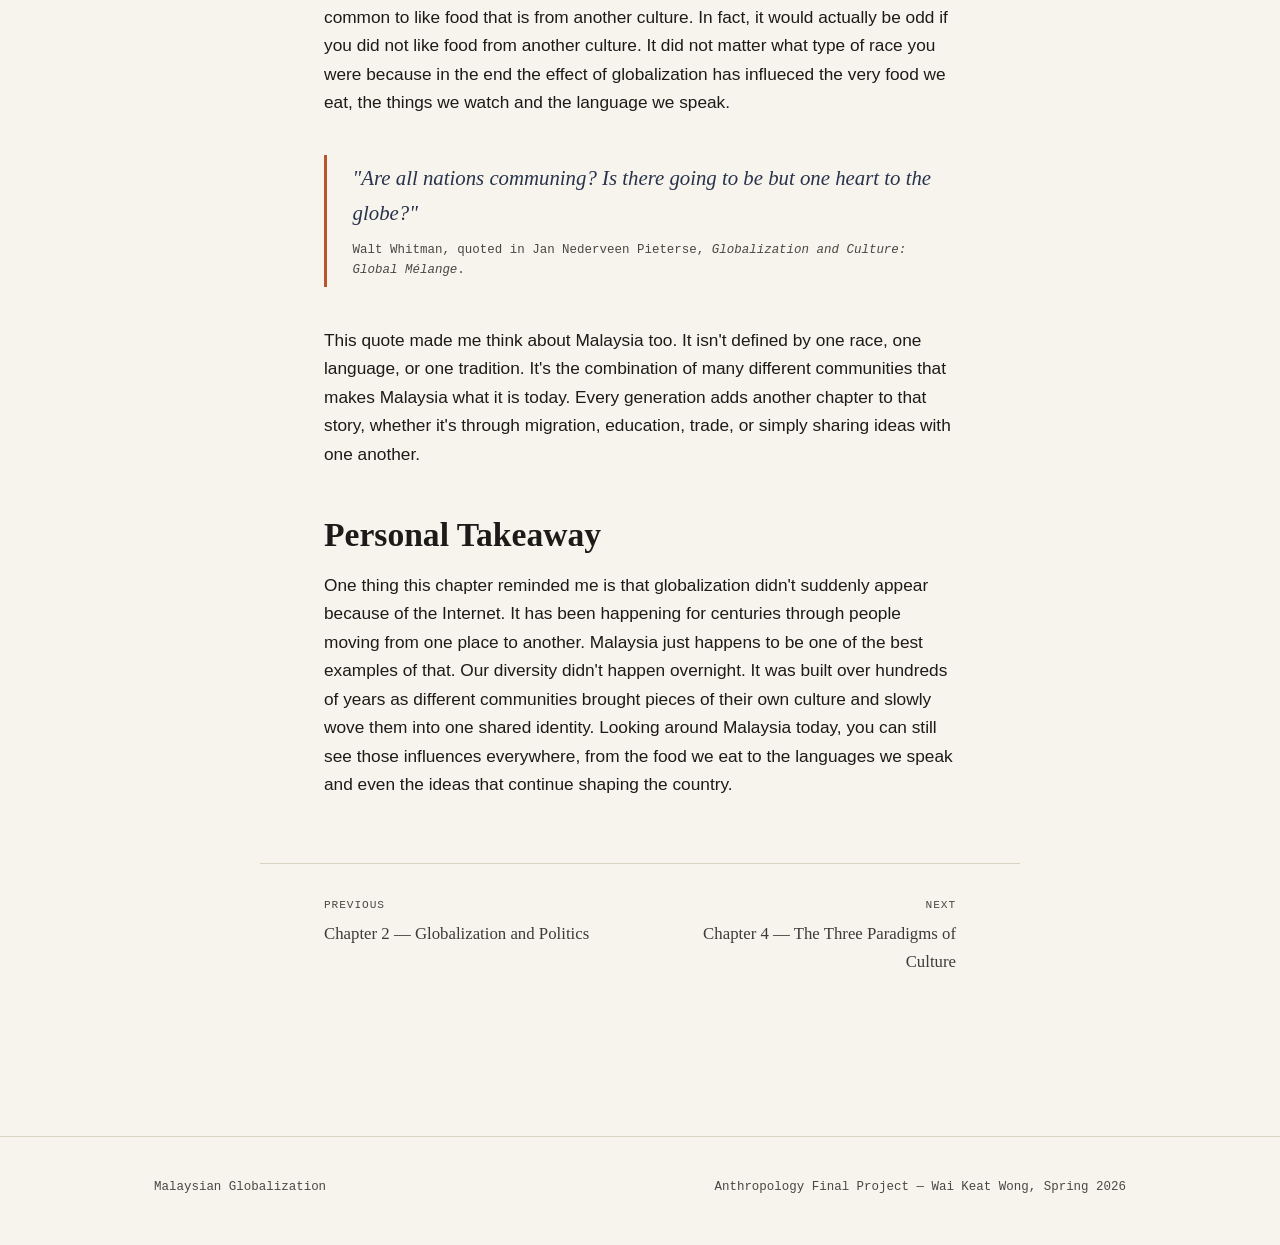
<file: pages/chapter-04.html>
<!DOCTYPE html>
<html lang="en">
<head>
  <meta charset="UTF-8">
  <meta name="viewport" content="width=device-width, initial-scale=1.0">
  <title>Chapter 3 — The lens of migration in Malaysia</title>
  <link rel="stylesheet" href="../css/style.css">
</head>
<body>

  <div id="reading-progress"></div>

  <header class="site-header">
    <div class="site-header__inner">
      <a href="../index.html" class="site-header__mark">Malayisan Globalization<span>.</span></a>
      <nav class="site-nav" aria-label="Main navigation">
        <a href="../index.html">Contents</a>
        <a href="../about.html">About the Project</a>
        <a href="../pages/chapter-01.html">Start Reading</a>
      </nav>
    </div>
  </header>

  <header class="post-header">
    <p class="post-header__nav"><a href="../index.html">&larr; Back to Contents</a></p>
    <span class="eyebrow">Entry 04 — Labor</span>
    <h1>Chapter 3 — The lens of migration in Malaysia</h1>
  </header>

  <main class="post-body">

  <p class="lede">
    Malaysia has alawys been a soft spot for those who want a good meal. 
    The reason for this is through the mixing and blending of so many different cultural dishes mixed into one.
    But how did all these dishes come about?
  </p>

  <p>
    When people think about globalization, they usually think about businesses, technology, or the internet. 
    But before any of that, globalization was already happening because people were moving; and they were moving long distances for multiple different reasons. 
    Wherever people went, they brought more than just themselves. They brought their languages, beliefs, recipes, traditions, skills, and ways of thinking. 
  </p>

  <h2>Malaysia Is Built From Movement</h2>

  <p>
    I don't think there's a better example of this than Malaysia. For hundreds of years, traders from China, India, 
    the Middle East, and Europe passed through the Strait of Malacca. Through that, the passing of their entire being (culture, habits, technology, and even language) started becoming
    a norm in Melaka. Melaka ended up becoming a melting pot of its own. This continued for many more years, even after the portugese left. After Malaysia declared its independence,
    many of whom were basically 2nd or 3rd generation immigrations were essentially just "Malaysian".
  </p>

  <figure>
    <img src="../images/malacca.jpg" alt="The Strait of Malacca and historical trade routes">
    <figcaption>The Strait of Malacca became one of the busiest trading routes in the world, a mini chinese silk road</figcaption>
  </figure>

  <p>
    Food is the number one indicator of how Malaysia has easily braided cultures together. Things that used to be popular in India and China founds it's way all in Malaysia as a  dish,
    fused with my Malay techniques. In modern day, it is incredibly common to like food that is from another culture. In fact, it would actually be odd if you did not like food from another culture.
    It did not matter what type of race you were because in the end the effect of globalization has influeced the very food we eat, the things we watch and the language we speak.
  </p>

  <blockquote>
    "Are all nations communing? Is there going to be but one heart to the globe?"
    <cite>Walt Whitman, quoted in Jan Nederveen Pieterse, <em>Globalization and Culture: Global Mélange</em>.</cite>
  </blockquote>

  <p>
    This quote made me think about Malaysia too. It isn't defined by one race, one language, or one tradition. 
    It's the combination of many different communities that makes Malaysia what it is today. Every generation adds another chapter to that story, 
    whether it's through migration, education, trade, or simply sharing ideas with one another.
  </p>

  <h2>Personal Takeaway</h2>

  <p>
    One thing this chapter reminded me is that globalization didn't suddenly appear because of the Internet. 
    It has been happening for centuries through people moving from one place to another. Malaysia just happens to be one of the best examples of that. 
    Our diversity didn't happen overnight. It was built over hundreds of years as different communities brought pieces of their own culture and slowly wove them into one shared identity. Looking around Malaysia today, you can still see those influences everywhere, from the food we eat to the languages we speak and even the ideas that continue shaping the country.
  </p>

</main>

  <nav class="post-pager" aria-label="Chapter navigation">
    <div class="pager-link pager-link--prev">
      <span>Previous</span>
      <a href="chapter-03.html">Chapter 2 — Globalization and Politics</a>
    </div>
    <div class="pager-link pager-link--next">
      <span>Next</span>
      <a href="chapter-05.html">Chapter 4 — The Three Paradigms of Culture</a>
    </div>
  </nav>

  <footer class="site-footer">
    <div class="wrap-wide">
      <span>Malaysian Globalization</span>
      <span>Anthropology Final Project — Wai Keat Wong, Spring 2026</span>
    </div>
  </footer>

  <script src="../js/main.js"></script>
</body>
</html>
</file>
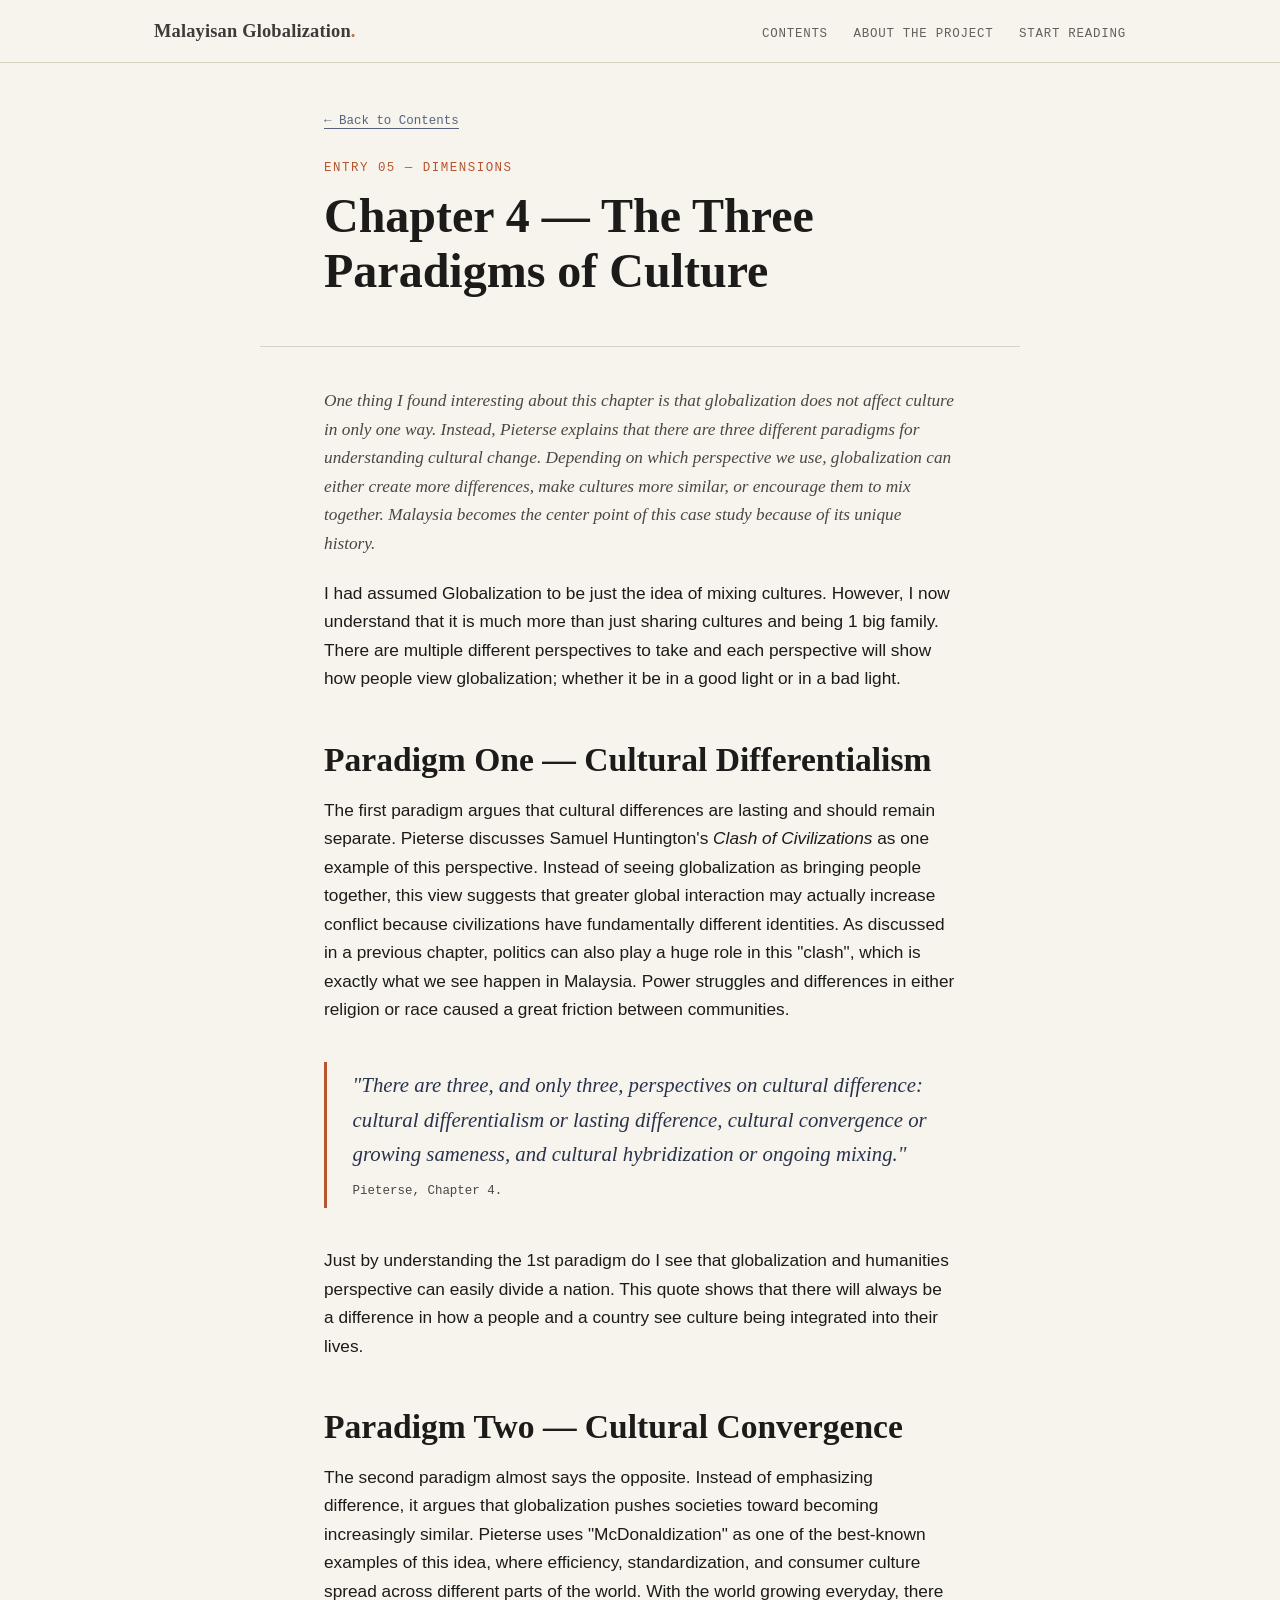
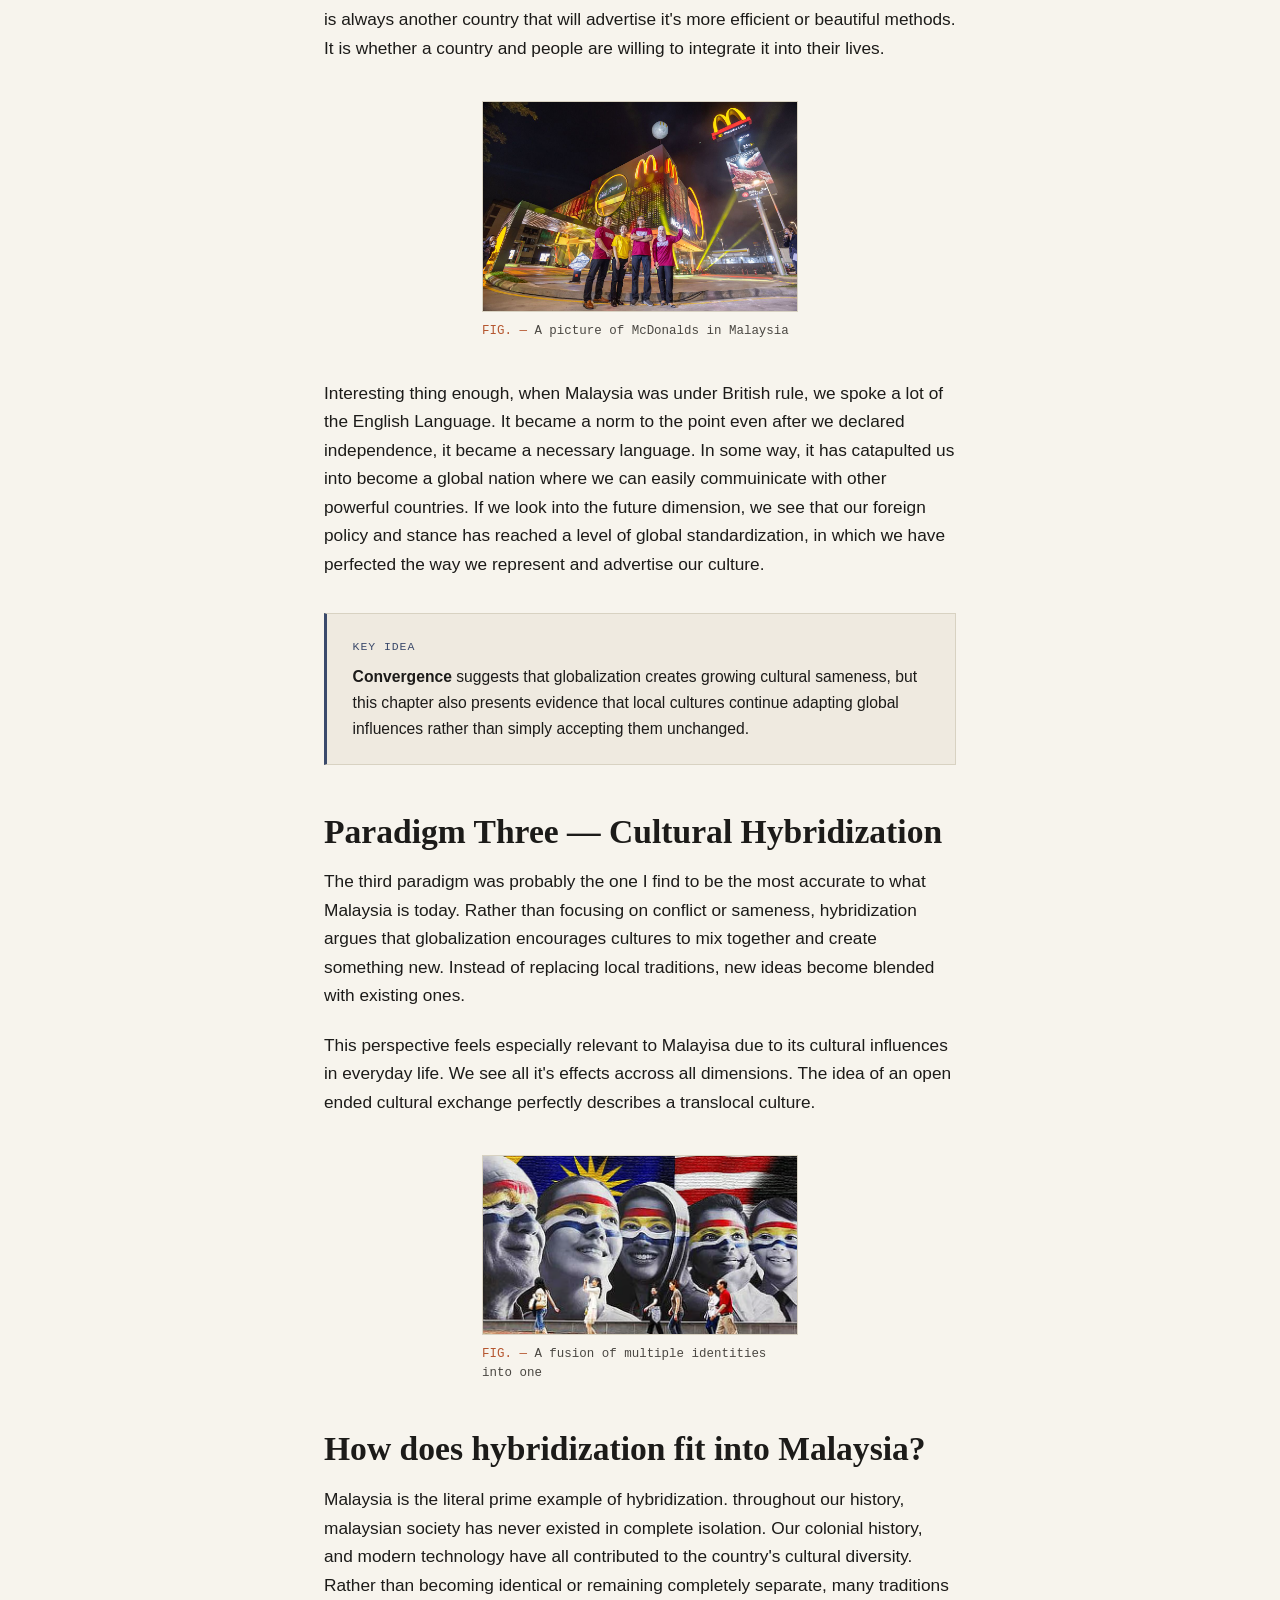
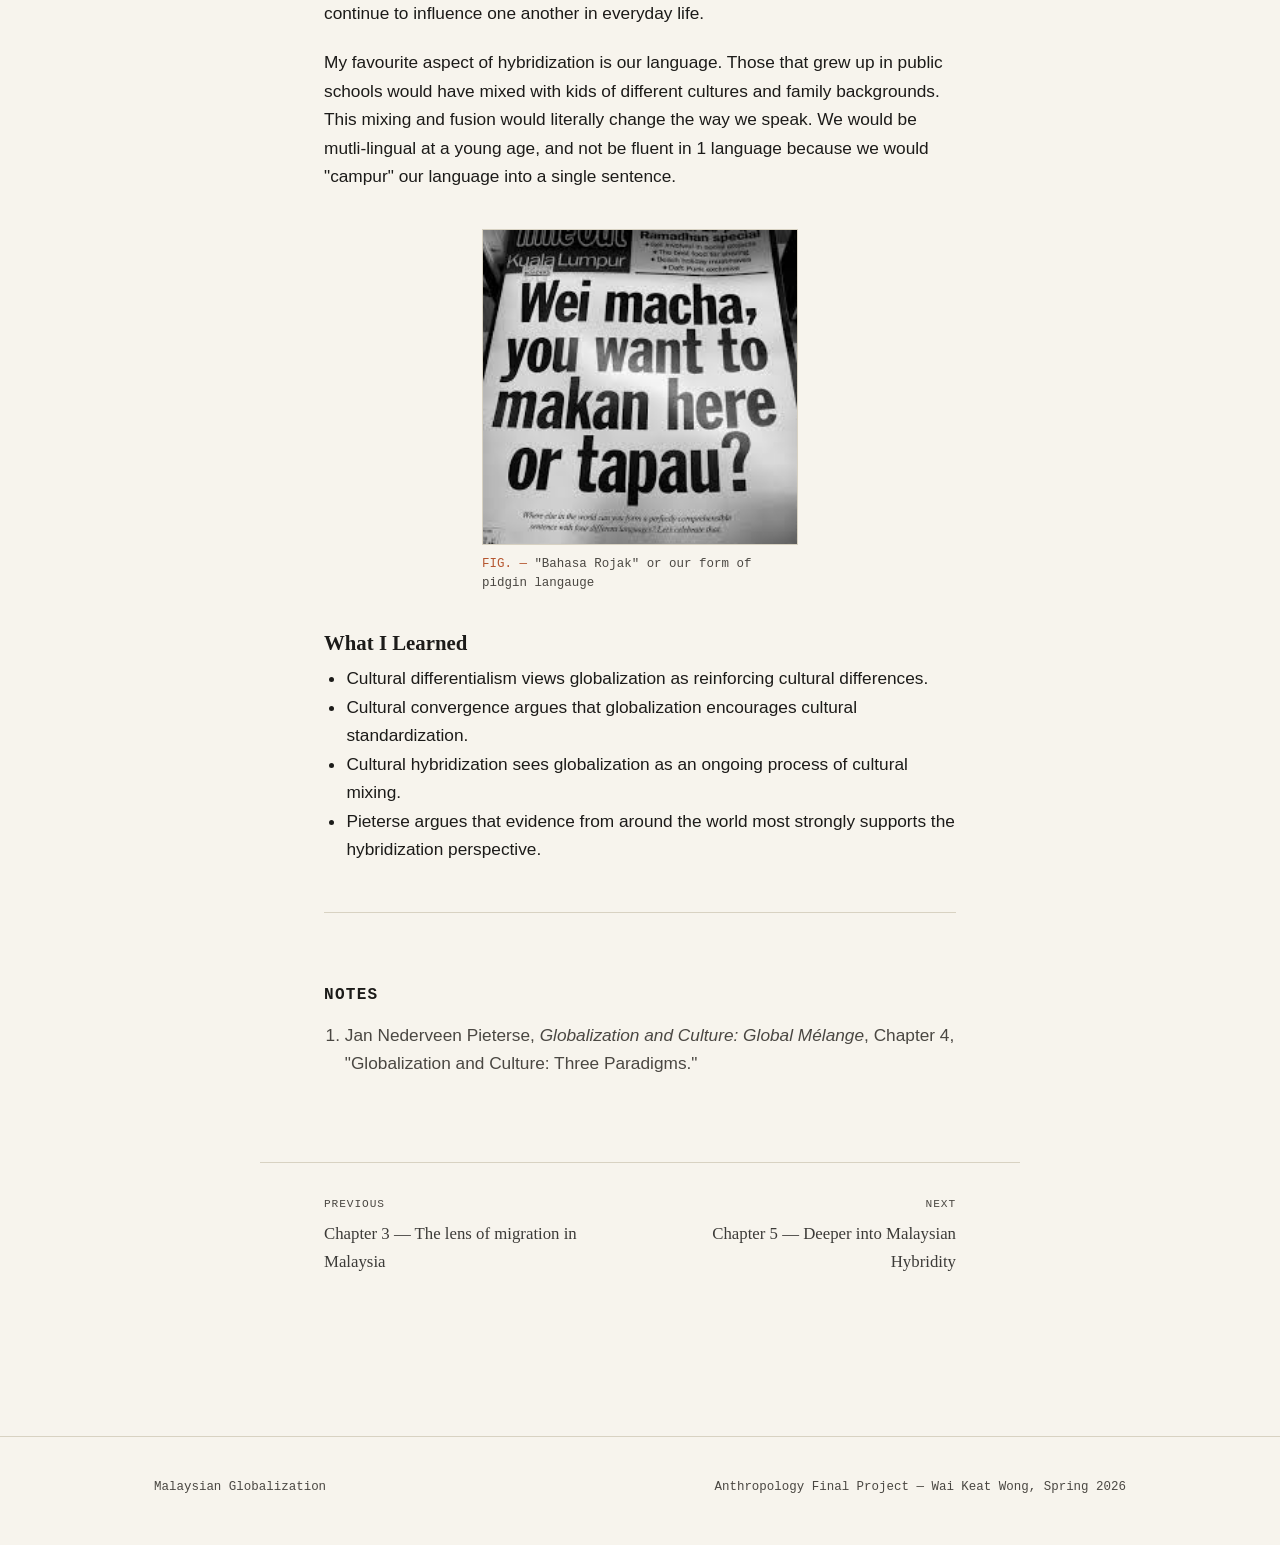
<file: pages/chapter-05.html>
<!DOCTYPE html>
<html lang="en">
<head>
  <meta charset="UTF-8">
  <meta name="viewport" content="width=device-width, initial-scale=1.0">
  <title>Chapter 4 — The Three Paradigms of Culture</title>
  <link rel="stylesheet" href="../css/style.css">
</head>
<body>

  <div id="reading-progress"></div>

  <header class="site-header">
    <div class="site-header__inner">
      <a href="../index.html" class="site-header__mark">Malayisan Globalization<span>.</span></a>
      <nav class="site-nav" aria-label="Main navigation">
        <a href="../index.html">Contents</a>
        <a href="../about.html">About the Project</a>
        <a href="../pages/chapter-01.html">Start Reading</a>
      </nav>
    </div>
  </header>

  <header class="post-header">
    <p class="post-header__nav"><a href="../index.html">&larr; Back to Contents</a></p>
    <span class="eyebrow">Entry 05 — Dimensions</span>
    <h1>Chapter 4 — The Three Paradigms of Culture</h1>
  </header>

  <main class="post-body">

<p class="lede">
  One thing I found interesting about this chapter is that globalization does not affect culture in only one way. 
  Instead, Pieterse explains that there are three different paradigms for understanding cultural change. 
  Depending on which perspective we use, globalization can either create more differences, make cultures more similar, or encourage them to mix together. Malaysia
  becomes the center point of this case study because of its unique history.
</p>

<p>
    I had assumed Globalization to be just the idea of mixing cultures. However, I now understand that it is much more than just sharing cultures and being 1 big family.
    There are multiple different perspectives to take and each perspective will show how people view globalization; whether it be in a good light or in a bad light.
</p>

<h2>Paradigm One — Cultural Differentialism</h2>

<p>
  The first paradigm argues that cultural differences are lasting and should remain separate. 
  Pieterse discusses Samuel Huntington's <em>Clash of Civilizations</em> as one example of this perspective. 
  Instead of seeing globalization as bringing people together, this view suggests that greater global 
  interaction may actually increase conflict because civilizations have fundamentally different identities. As discussed in a previous chapter, politics can also
  play a huge role in this "clash", which is exactly what we see happen in Malaysia. Power struggles and differences in either religion or race caused a great friction between
  communities.
</p>

<blockquote>
  "There are three, and only three, perspectives on cultural difference: cultural differentialism or lasting difference, 
  cultural convergence or growing sameness, and cultural hybridization or ongoing mixing."
  <cite>Pieterse, Chapter 4.</cite>
</blockquote>

<p>
  Just by understanding the 1st paradigm do I see that globalization and humanities perspective can easily divide a nation. This quote shows that there will always be a difference
  in how a people and a country see culture being integrated into their lives. 
</p>

<h2>Paradigm Two — Cultural Convergence</h2>

<p>
  The second paradigm almost says the opposite. 
  Instead of emphasizing difference, it argues that globalization pushes societies toward becoming increasingly similar. 
  Pieterse uses "McDonaldization" as one of the best-known examples of this idea, where efficiency, standardization, 
  and consumer culture spread across different parts of the world. With the world growing everyday, there is always another country that will advertise it's more efficient or beautiful methods. It is
  whether a country and people are willing to integrate it into their lives. 
</p>

<figure class="figure--wide">
  <img src="../images/mcd.jpg" alt="Malaysia's multicultural society">
  <figcaption>A picture of McDonalds in Malaysia</figcaption>
</figure>

<p>
  Interesting thing enough, when Malaysia was under British rule, we spoke a lot of the English Language. It became a norm to the point even after we declared independence, it became a necessary language. In some way,
  it has catapulted us into become a global nation where we can easily commuinicate with other powerful countries. If we look into the future dimension, we see that our foreign policy and stance has reached a level of
  global standardization, in which we have perfected the way we represent and advertise our culture.
</p>

<div class="callout">
  <span class="callout__label">Key Idea</span>
  <strong>Convergence</strong> suggests that globalization creates growing cultural sameness, 
  but this chapter also presents evidence that local cultures continue adapting global influences rather than simply accepting them unchanged.
</div>

<h2>Paradigm Three — Cultural Hybridization</h2>

<p>
  The third paradigm was probably the one I find to be the most accurate to what Malaysia is today. 
  Rather than focusing on conflict or sameness, hybridization argues that globalization encourages cultures to 
  mix together and create something new. 
  Instead of replacing local traditions, new ideas become blended with existing ones.
</p>

<p>
  This perspective feels especially relevant to Malayisa due to its cultural influences in everyday life. We see all it's effects accross all dimensions. The idea
  of an open ended cultural exchange perfectly describes a translocal culture.
</p>

<figure class="figure--wide">
  <img src="../images/diversity-malaysia.jpg" alt="Malaysia's multicultural society">
  <figcaption>A fusion of multiple identities into one</figcaption>
</figure>

<h2>How does hybridization fit into Malaysia?</h2>

<p>
  Malaysia is the literal prime example of hybridization. throughout our history, malaysian society has never existed in complete isolation. 
  Our colonial history, and modern technology have all contributed to the country's cultural diversity.  
  Rather than becoming identical or remaining completely separate, many traditions continue to influence one another in everyday life.
</p>

<p>
  My favourite aspect of hybridization is our language. Those that grew up in public schools would have mixed with kids of different cultures and family backgrounds. This mixing and fusion
  would literally change the way we speak. We would be mutli-lingual at a young age, and not be fluent in 1 language because we would "campur" our language into a single sentence. 
</p>

<figure class="figure--wide">
  <img src="../images/rojak.jpg" alt="Malaysia's multicultural society">
  <figcaption>"Bahasa Rojak" or our form of pidgin langauge</figcaption>
</figure>

<h3>What I Learned</h3>

<ul>
  <li>Cultural differentialism views globalization as reinforcing cultural differences.</li>
  <li>Cultural convergence argues that globalization encourages cultural standardization.</li>
  <li>Cultural hybridization sees globalization as an ongoing process of cultural mixing.</li>
  <li>Pieterse argues that evidence from around the world most strongly supports the hybridization perspective.</li>
</ul>

<section class="footnotes">
  <h2>Notes</h2>
  <ol>
    <li>Jan Nederveen Pieterse, <em>Globalization and Culture: Global Mélange</em>, Chapter 4, "Globalization and Culture: Three Paradigms."</li>
  </ol>
</section>

</main>

  <nav class="post-pager" aria-label="Chapter navigation">
    <div class="pager-link pager-link--prev">
      <span>Previous</span>
      <a href="chapter-04.html">Chapter 3 — The lens of migration in Malaysia</a>
    </div>
    <div class="pager-link pager-link--next">
      <span>Next</span>
      <a href="chapter-06.html">Chapter 5 — Deeper into Malaysian Hybridity</a>
    </div>
  </nav>

  <footer class="site-footer">
    <div class="wrap-wide">
      <span>Malaysian Globalization</span>
      <span>Anthropology Final Project — Wai Keat Wong, Spring 2026</span>
    </div>
  </footer>

  <script src="../js/main.js"></script>
</body>
</html>
</file>
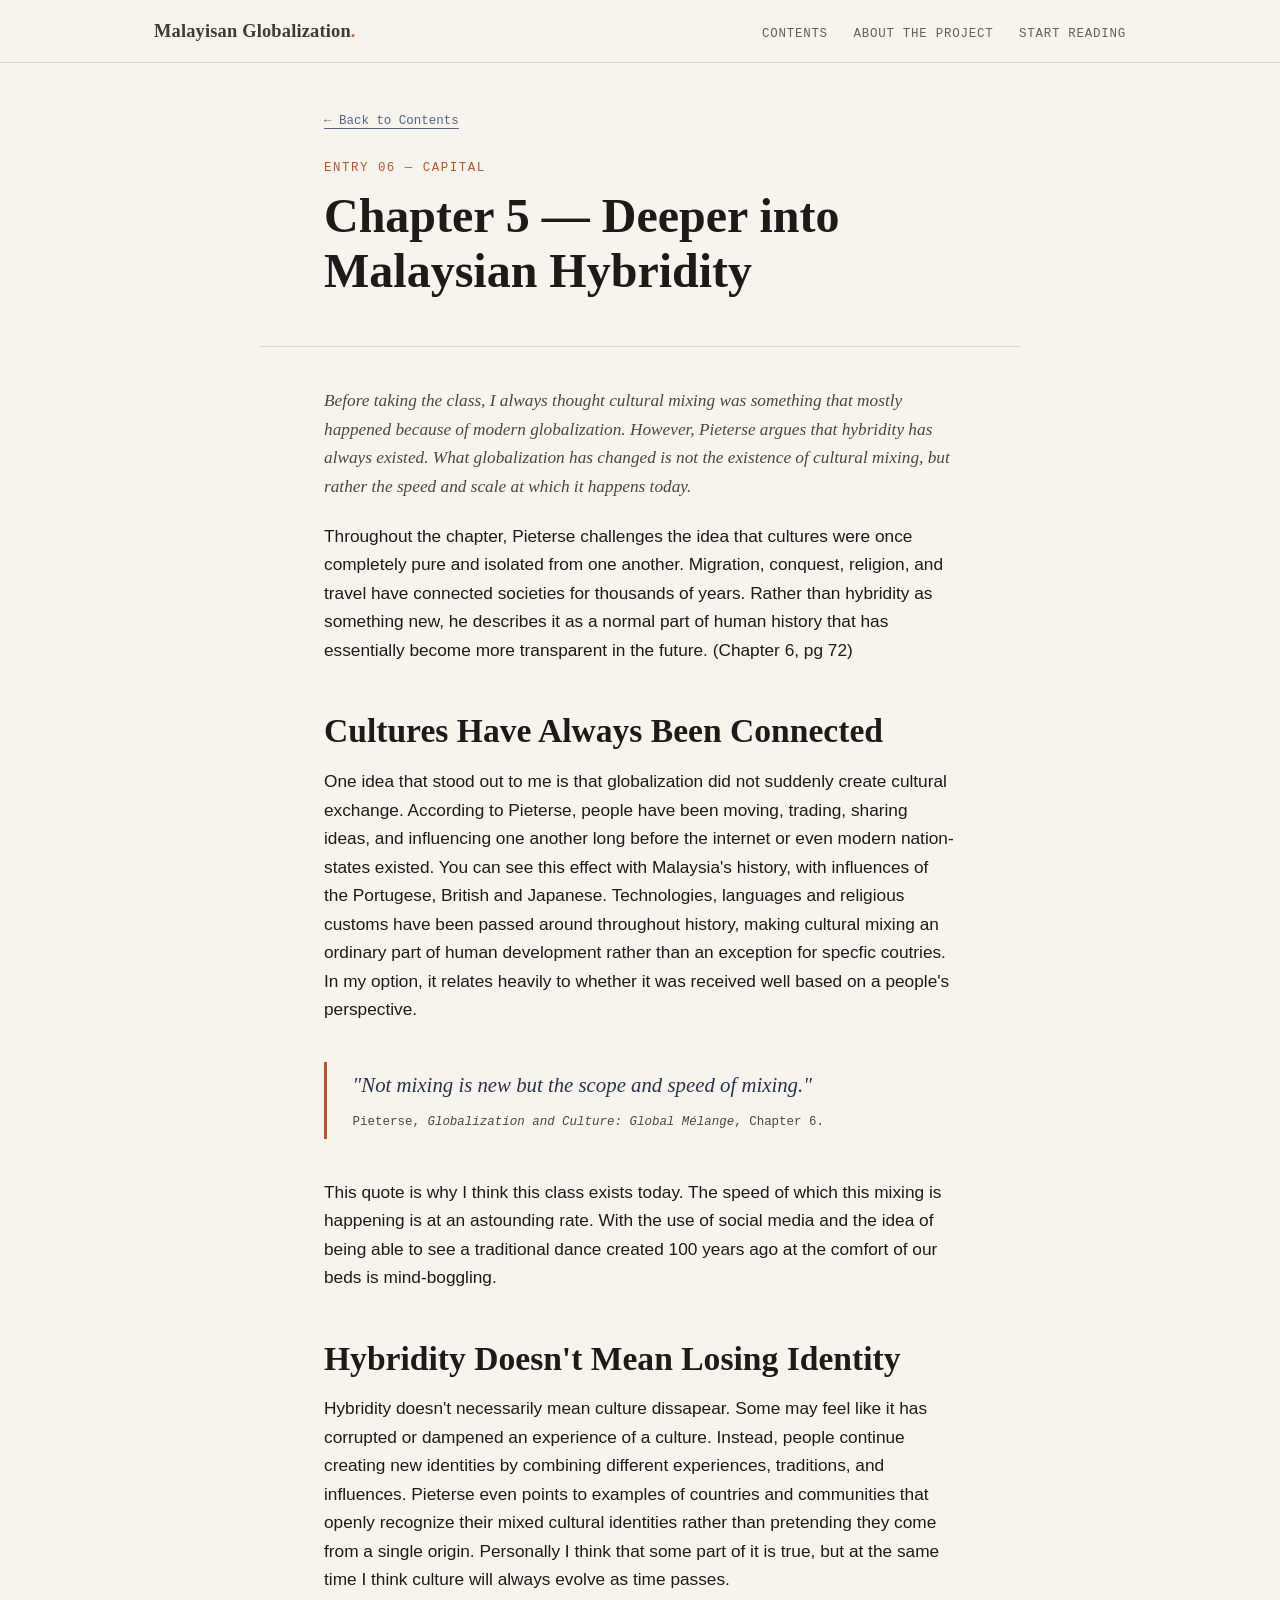
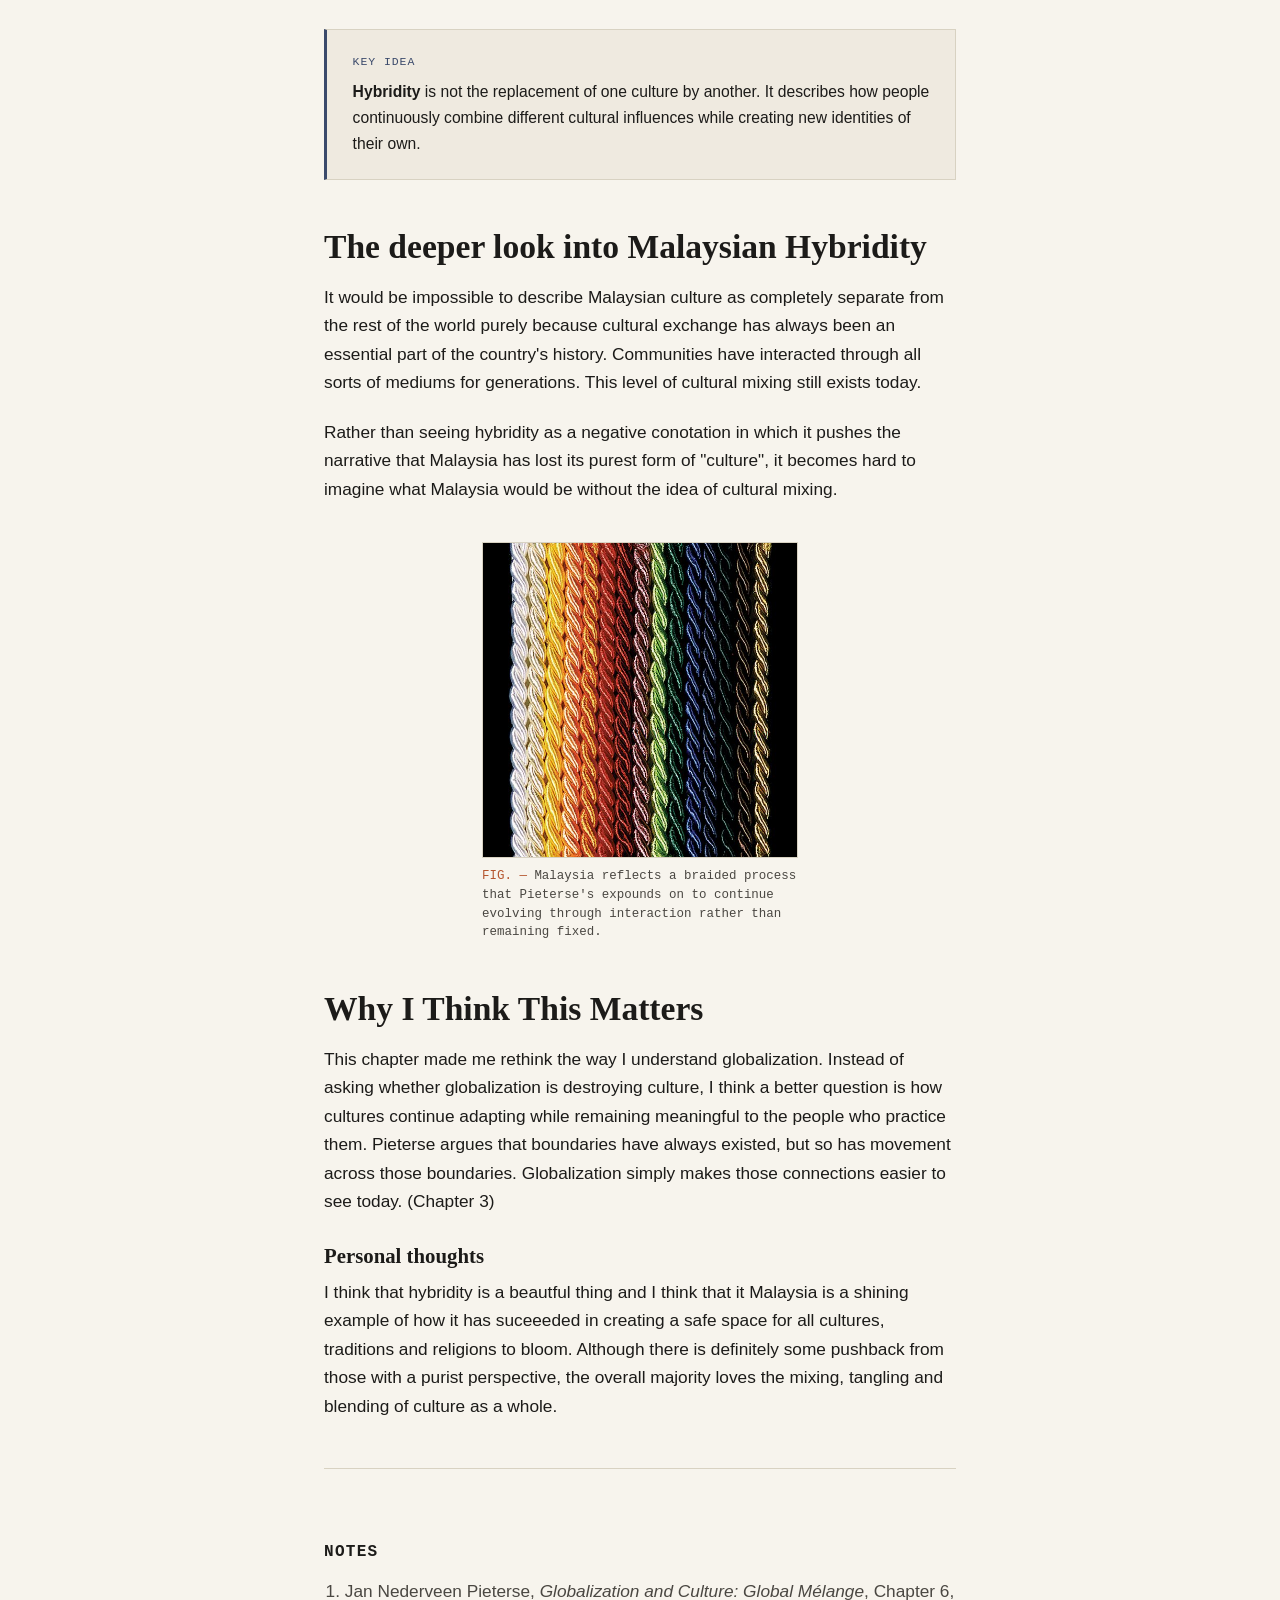
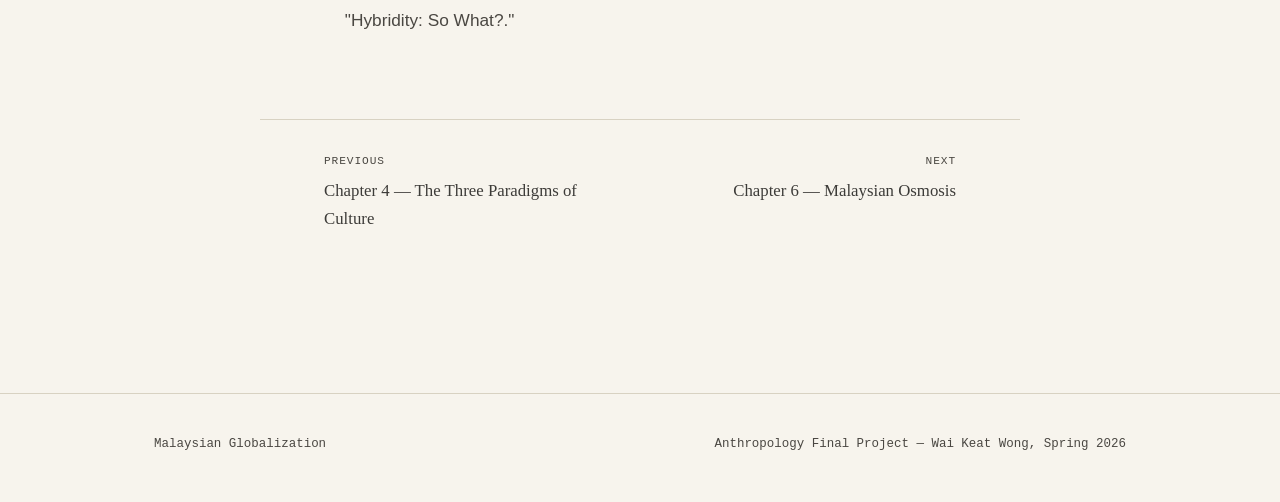
<file: pages/chapter-06.html>
<!DOCTYPE html>
<html lang="en">
<head>
  <meta charset="UTF-8">
  <meta name="viewport" content="width=device-width, initial-scale=1.0">
  <title>Chapter 5 — Deeper into Malaysian Hybridity</title>
  <link rel="stylesheet" href="../css/style.css">
</head>
<body>

  <div id="reading-progress"></div>

  <header class="site-header">
    <div class="site-header__inner">
      <a href="../index.html" class="site-header__mark">Malayisan Globalization<span>.</span></a>
      <nav class="site-nav" aria-label="Main navigation">
        <a href="../index.html">Contents</a>
        <a href="../about.html">About the Project</a>
        <a href="../pages/chapter-01.html">Start Reading</a>
      </nav>
    </div>
  </header>

  <header class="post-header">
    <p class="post-header__nav"><a href="../index.html">&larr; Back to Contents</a></p>
    <span class="eyebrow">Entry 06 — Capital</span>
    <h1>Chapter 5 — Deeper into Malaysian Hybridity</h1>
  </header>

  <main class="post-body">

<p class="lede">
  Before taking the class, I always thought cultural mixing was something that mostly happened because of modern globalization. 
  However, Pieterse argues that hybridity has always existed. What globalization has changed is not the existence of cultural mixing, 
  but rather the speed and scale at which it happens today.
</p>

<p>
  Throughout the chapter, Pieterse challenges the idea that cultures were once completely pure and isolated from one another. 
  Migration, conquest, religion, and travel have connected societies for thousands of years. 
  Rather than hybridity as something new, he describes it as a normal part of human history 
  that has essentially become more transparent in the future. (Chapter 6, pg 72)
</p>

<h2>Cultures Have Always Been Connected</h2>

<p>
  One idea that stood out to me is that globalization did not suddenly create cultural exchange. 
  According to Pieterse, people have been moving, trading, sharing ideas, and influencing one another 
  long before the internet or even modern nation-states existed. You can see this effect with Malaysia's history, with influences of the Portugese, British and Japanese.
  Technologies, languages and religious customs have been passed around throughout history, making cultural mixing an ordinary part of 
  human development rather than an exception for specfic coutries. In my option, it relates heavily to whether it was received well based on a people's perspective.
</p>

<blockquote>
  "Not mixing is new but the scope and speed of mixing."
  <cite>Pieterse, <em>Globalization and Culture: Global Mélange</em>, Chapter 6.</cite>
</blockquote>

<p>
  This quote is why I think this class exists today. The speed of which this mixing is happening is at an astounding rate. With the use of social media and the idea of being able to see a
  traditional dance created 100 years ago at the comfort of our beds is mind-boggling. 
</p>

<h2>Hybridity Doesn't Mean Losing Identity</h2>

<p>
  Hybridity doesn't necessarily mean culture dissapear. Some may feel like it has corrupted or dampened an experience of a culture.
  Instead, people continue creating new identities by combining different experiences, traditions, and influences. 
  Pieterse even points to examples of countries and communities that openly recognize their mixed cultural identities 
  rather than pretending they come from a single origin.
  Personally I think that some part of it is true, but at the same time I think culture will always evolve as time passes.
</p>

<div class="callout">
  <span class="callout__label">Key Idea</span>
  <strong>Hybridity</strong> is not the replacement of one culture by another. 
  It describes how people continuously combine different cultural influences while creating new identities of their own.
</div>

<h2>The deeper look into Malaysian Hybridity</h2>

<p>
  It would be impossible to describe Malaysian culture as completely separate from the rest of the world purely because cultural exchange has always been 
  an essential part of the country's history. 
  Communities have interacted through all sorts of mediums for generations. This level of cultural mixing still exists today.
</p>

<p>
  Rather than seeing hybridity as a negative conotation in which it pushes the narrative that Malaysia has lost its purest form of "culture", it becomes hard to imagine what
  Malaysia would be without the idea of cultural mixing.
</p>

<figure class="figure--wide">
  <img src="../images/braiding.jpg" alt="Braiding as an example">
  <figcaption>Malaysia reflects a braided process that Pieterse's expounds on to continue evolving 
    through interaction rather than remaining fixed.</figcaption>
</figure>

<h2>Why I Think This Matters</h2>

<p>
  This chapter made me rethink the way I understand globalization. 
  Instead of asking whether globalization is destroying culture, I think a better question is how cultures continue adapting 
  while remaining meaningful to the people who practice them. 
  Pieterse argues that boundaries have always existed, but so has movement across those boundaries. 
  Globalization simply makes those connections easier to see today. (Chapter 3)
</p>

<h3>Personal thoughts</h3>

<p>I think that hybridity is a beautful thing and I think that it Malaysia is a shining example of how it has suceeeded in creating a safe space for all cultures,
  traditions and religions to bloom. Although there is definitely some pushback from those with a purist perspective, the overall majority loves the mixing, tangling and blending of culture as a whole.
</p>

<section class="footnotes">
  <h2>Notes</h2>
  <ol>
    <li>Jan Nederveen Pieterse, <em>Globalization and Culture: Global Mélange</em>, Chapter 6, "Hybridity: So What?."</li>
  </ol>
</section>

</main>

  <nav class="post-pager" aria-label="Chapter navigation">
    <div class="pager-link pager-link--prev">
      <span>Previous</span>
      <a href="chapter-05.html">Chapter 4 — The Three Paradigms of Culture</a>
    </div>
    <div class="pager-link pager-link--next">
      <span>Next</span>
      <a href="chapter-07.html">Chapter 6 — Malaysian Osmosis</a>
    </div>
  </nav>

  <footer class="site-footer">
    <div class="wrap-wide">
      <span>Malaysian Globalization</span>
      <span>Anthropology Final Project — Wai Keat Wong, Spring 2026</span>
    </div>
  </footer>

  <script src="../js/main.js"></script>
</body>
</html>
</file>
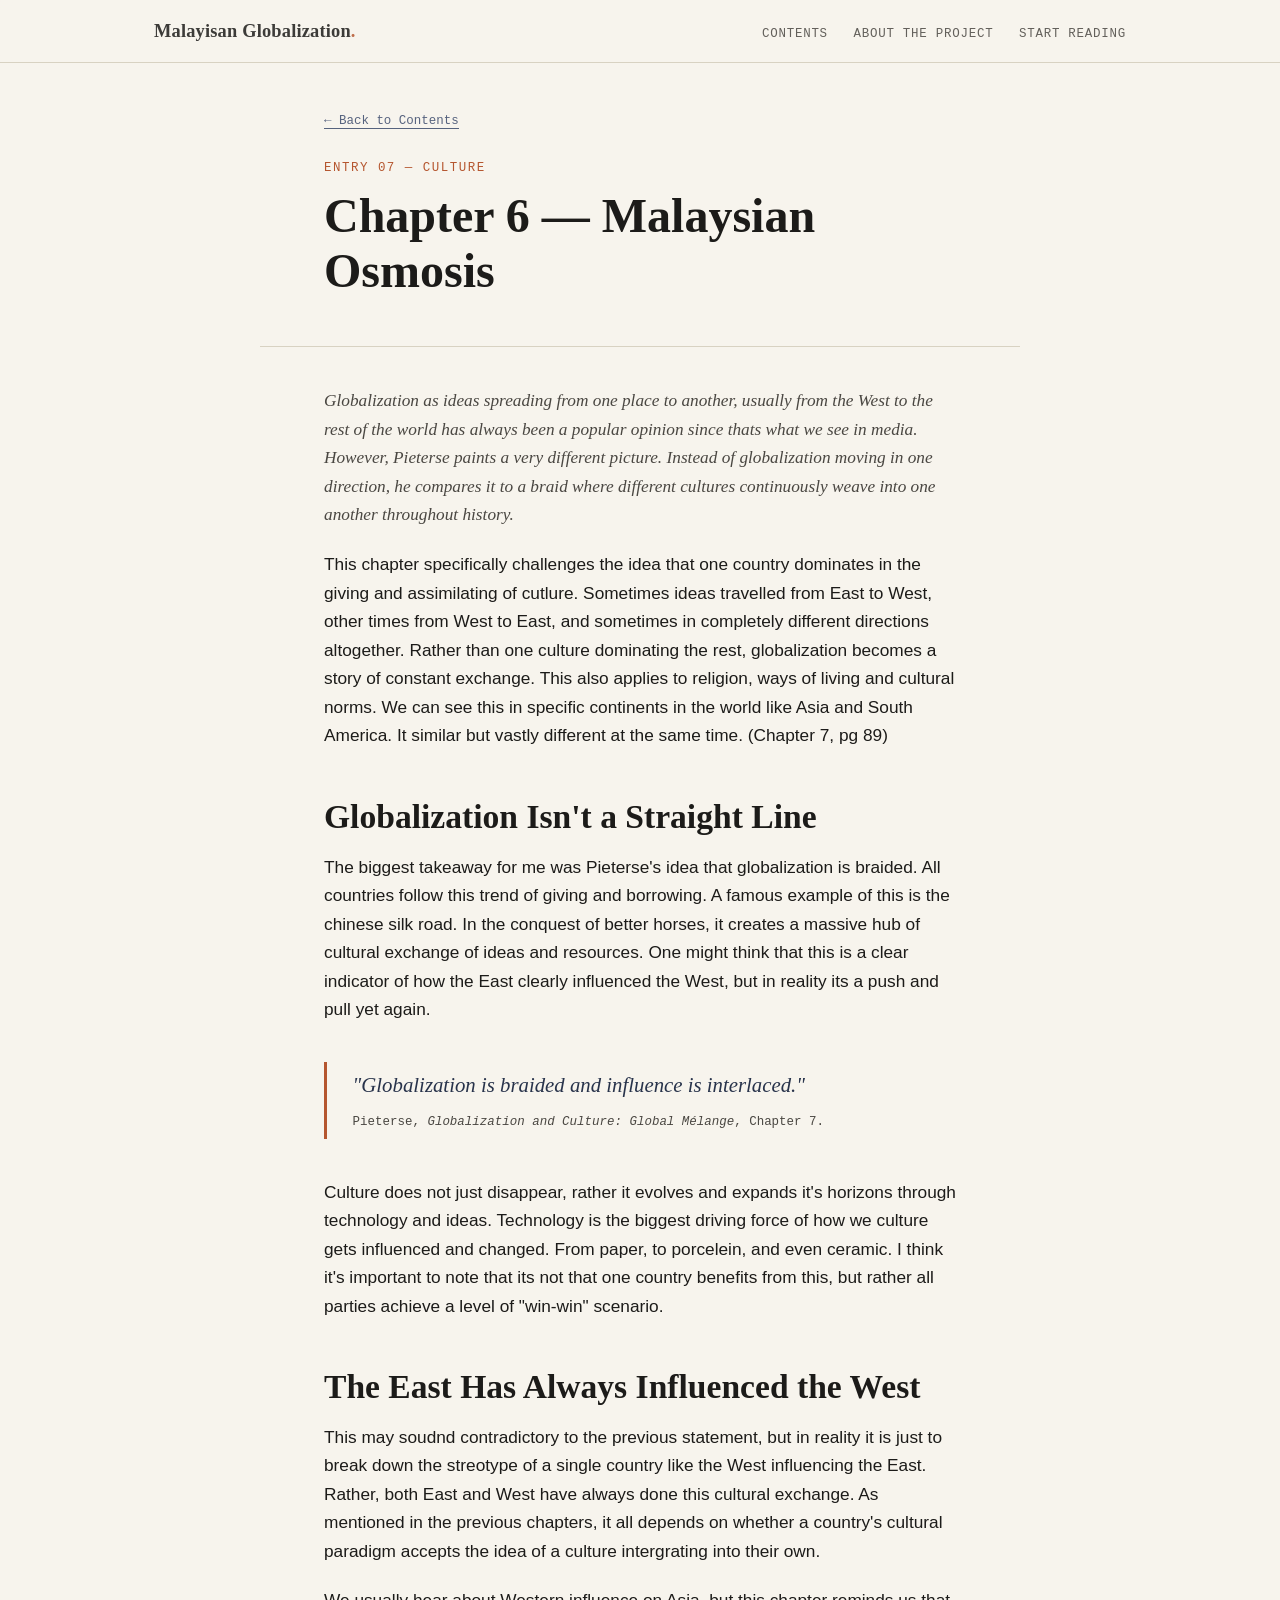
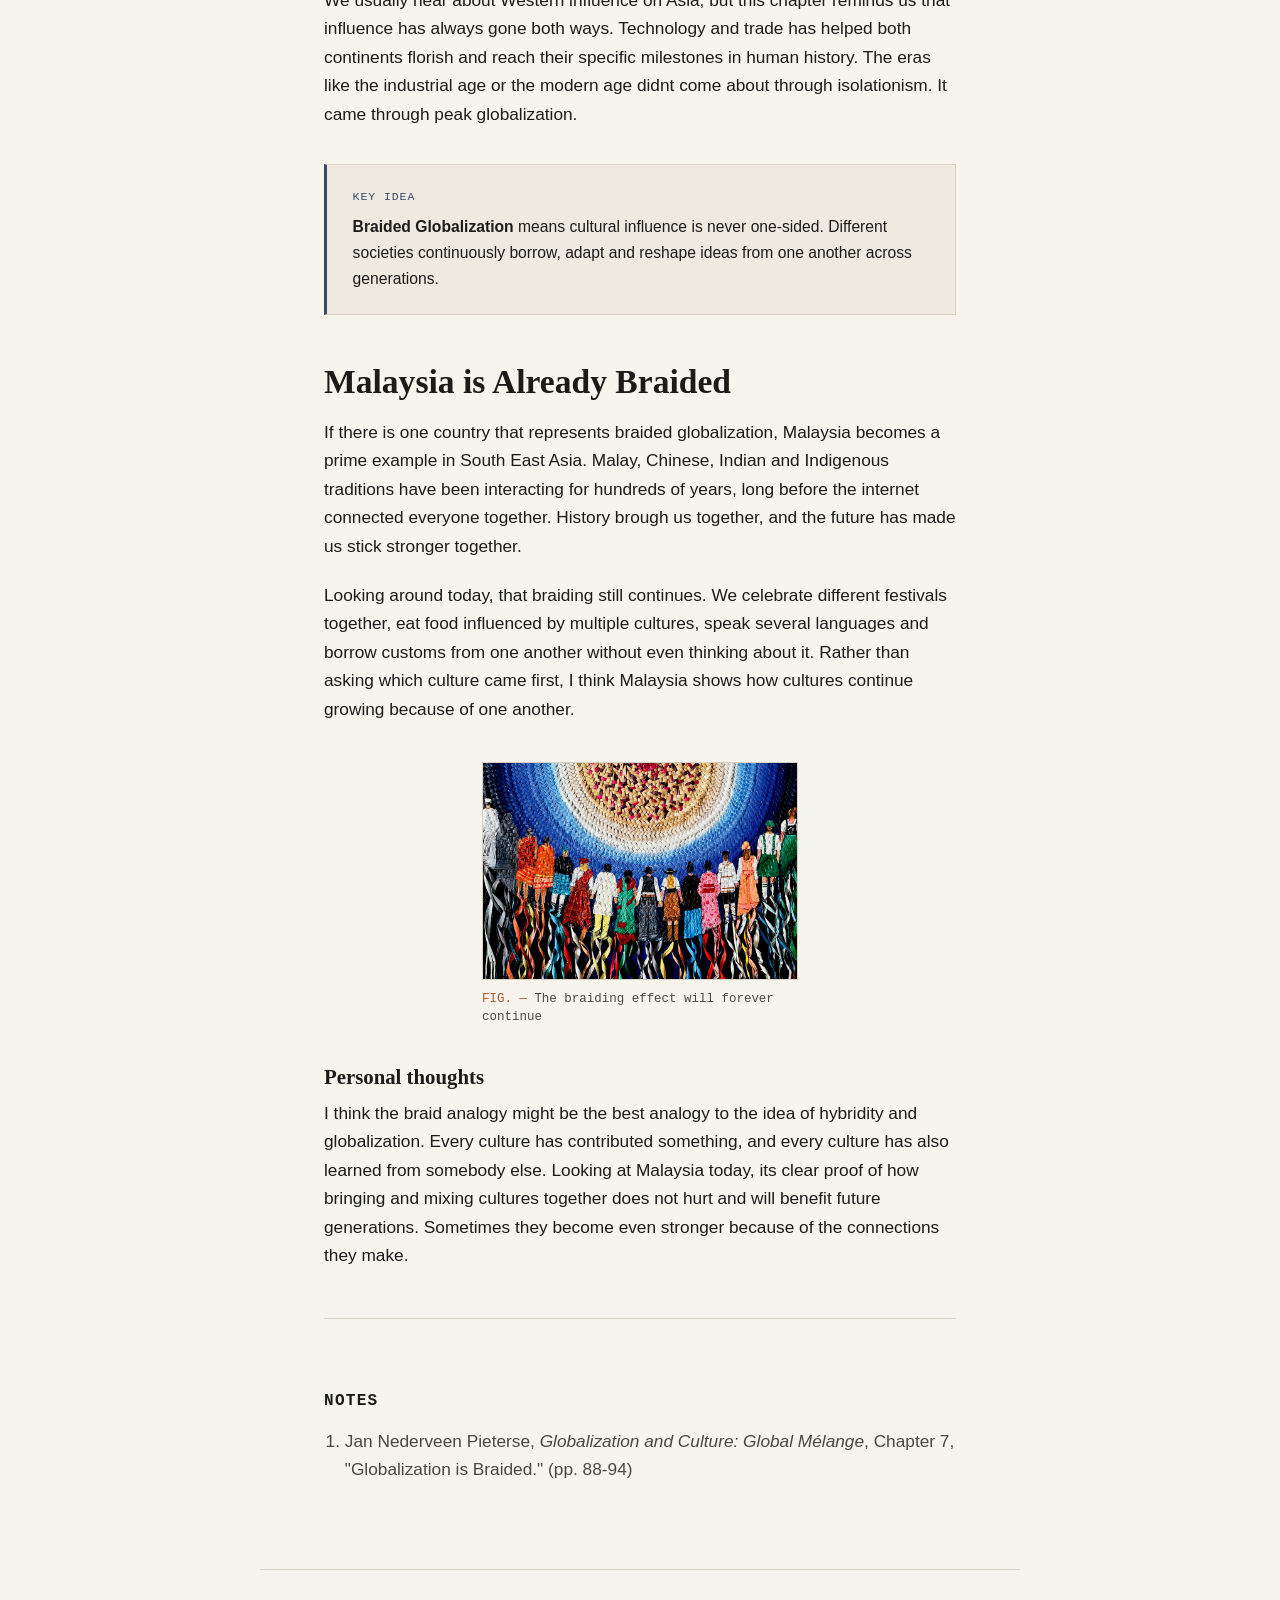
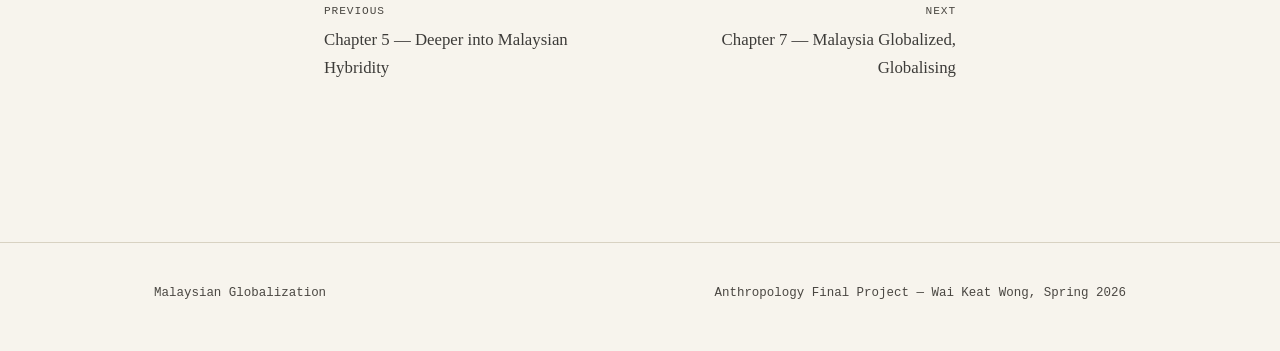
<file: pages/chapter-07.html>
<!DOCTYPE html>
<html lang="en">
<head>
  <meta charset="UTF-8">
  <meta name="viewport" content="width=device-width, initial-scale=1.0">
  <title>Chapter 6 — Malaysian Osmosis</title>
  <link rel="stylesheet" href="../css/style.css">
</head>
<body>

  <div id="reading-progress"></div>

  <header class="site-header">
    <div class="site-header__inner">
      <a href="../index.html" class="site-header__mark">Malayisan Globalization<span>.</span></a>
      <nav class="site-nav" aria-label="Main navigation">
        <a href="../index.html">Contents</a>
        <a href="../about.html">About the Project</a>
        <a href="../pages/chapter-01.html">Start Reading</a>
      </nav>
    </div>
  </header>

  <header class="post-header">
    <p class="post-header__nav"><a href="../index.html">&larr; Back to Contents</a></p>
    <span class="eyebrow">Entry 07 — Culture</span>
    <h1>Chapter 6 — Malaysian Osmosis</h1>
  </header>

<main class="post-body">

<p class="lede">
  Globalization as ideas spreading from one place to another, usually from the West to the rest of the world has always been a popular opinion since thats what we see in media.
  However, Pieterse paints a very different picture. Instead of globalization moving in one direction, 
  he compares it to a braid where different cultures continuously
  weave into one another throughout history.
</p>

<p>
  This chapter specifically challenges the idea that one country dominates in the giving and assimilating of cutlure.
  Sometimes ideas travelled from East to West,
  other times from West to East, and sometimes in completely different directions altogether. Rather than one culture dominating the rest,
  globalization becomes a story of constant exchange. This also applies to religion, ways of living and cultural norms. We can see this in specific continents in the world
  like Asia and South America. It similar but vastly different at the same time. (Chapter 7, pg 89)
</p>

<h2>Globalization Isn't a Straight Line</h2>

<p>
  The biggest takeaway for me was Pieterse's idea that globalization is braided. All countries follow this trend of giving and borrowing. A famous example of this is the chinese
  silk road. In the conquest of better horses, it creates a massive hub of cultural exchange of ideas and resources. One might think that this is a clear indicator of how the East clearly influenced
  the West, but in reality its a push and pull yet again. 

<blockquote>
  "Globalization is braided and influence is interlaced."
  <cite>Pieterse, <em>Globalization and Culture: Global Mélange</em>, Chapter 7.</cite>
</blockquote>

<p>
  Culture does not just disappear, rather it evolves and expands it's horizons through technology and ideas. Technology is the biggest driving force of how we culture gets influenced and changed. From paper, to porcelein, and 
  even ceramic. I think it's important to note that its not that one country benefits from this, but rather all parties achieve a level of "win-win" scenario.
</p>

<h2>The East Has Always Influenced the West</h2>

<p>
  This may soudnd contradictory to the previous statement, but in reality it is just to break down the streotype of a single country like the West influencing the East. Rather, both East and West
  have always done this cultural exchange. As mentioned in the previous chapters, 
  it all depends on whether a country's cultural paradigm accepts the idea of a culture intergrating into their own.
</p>

<p>
  We usually hear about Western influence on Asia, but this chapter reminds us that influence has always gone both ways.
  Technology and trade has helped both continents florish and reach their specific milestones in human history. The eras like the industrial age or the modern age didnt come about through
  isolationism. It came through peak globalization.
</p>

<div class="callout">
  <span class="callout__label">Key Idea</span>
  <strong>Braided Globalization</strong> means cultural influence is never one-sided.
  Different societies continuously borrow, adapt and reshape ideas from one another across generations.
</div>

<h2>Malaysia is Already Braided</h2>

<p>
  If there is one country that represents braided globalization, Malaysia becomes a prime example in South East Asia.
  Malay, Chinese, Indian and Indigenous traditions have been interacting for hundreds of years, long before the internet connected everyone together. History brough us together, and the future
  has made us stick stronger together. 
</p>

<p>
  Looking around today, that braiding still continues.
  We celebrate different festivals together, eat food influenced by multiple cultures, speak several languages and borrow customs from one another without even thinking about it.
  Rather than asking which culture came first, I think Malaysia shows how cultures continue growing because of one another.
</p>

<figure class="figure--wide">
  <img src="../images/biggerBraid.jpg" alt="Malaysia as an example of braided globalization">
  <figcaption>The braiding effect will forever continue</figcaption>
</figure>

<h3>Personal thoughts</h3>

<p>
  I think the braid analogy might be the best analogy to the idea of hybridity and globalization.
  Every culture has contributed something, and every culture has also learned from somebody else.
  Looking at Malaysia today, its clear proof of how bringing and mixing cultures together does not hurt and will benefit future generations.
  Sometimes they become even stronger because of the connections they make.
</p>

<section class="footnotes">
  <h2>Notes</h2>
  <ol>
    <li>Jan Nederveen Pieterse, <em>Globalization and Culture: Global Mélange</em>, Chapter 7, "Globalization is Braided." (pp. 88-94)</li>
  </ol>
</section>

</main>

  <nav class="post-pager" aria-label="Chapter navigation">
    <div class="pager-link pager-link--prev">
      <span>Previous</span>
      <a href="chapter-06.html">Chapter 5 — Deeper into Malaysian Hybridity</a>
    </div>
    <div class="pager-link pager-link--next">
      <span>Next</span>
      <a href="chapter-08.html">Chapter 7 — Malaysia Globalized, Globalising</a>
    </div>
  </nav>

  <footer class="site-footer">
    <div class="wrap-wide">
      <span>Malaysian Globalization</span>
      <span>Anthropology Final Project — Wai Keat Wong, Spring 2026</span>
    </div>
  </footer>

  <script src="../js/main.js"></script>
</body>
</html>
</file>
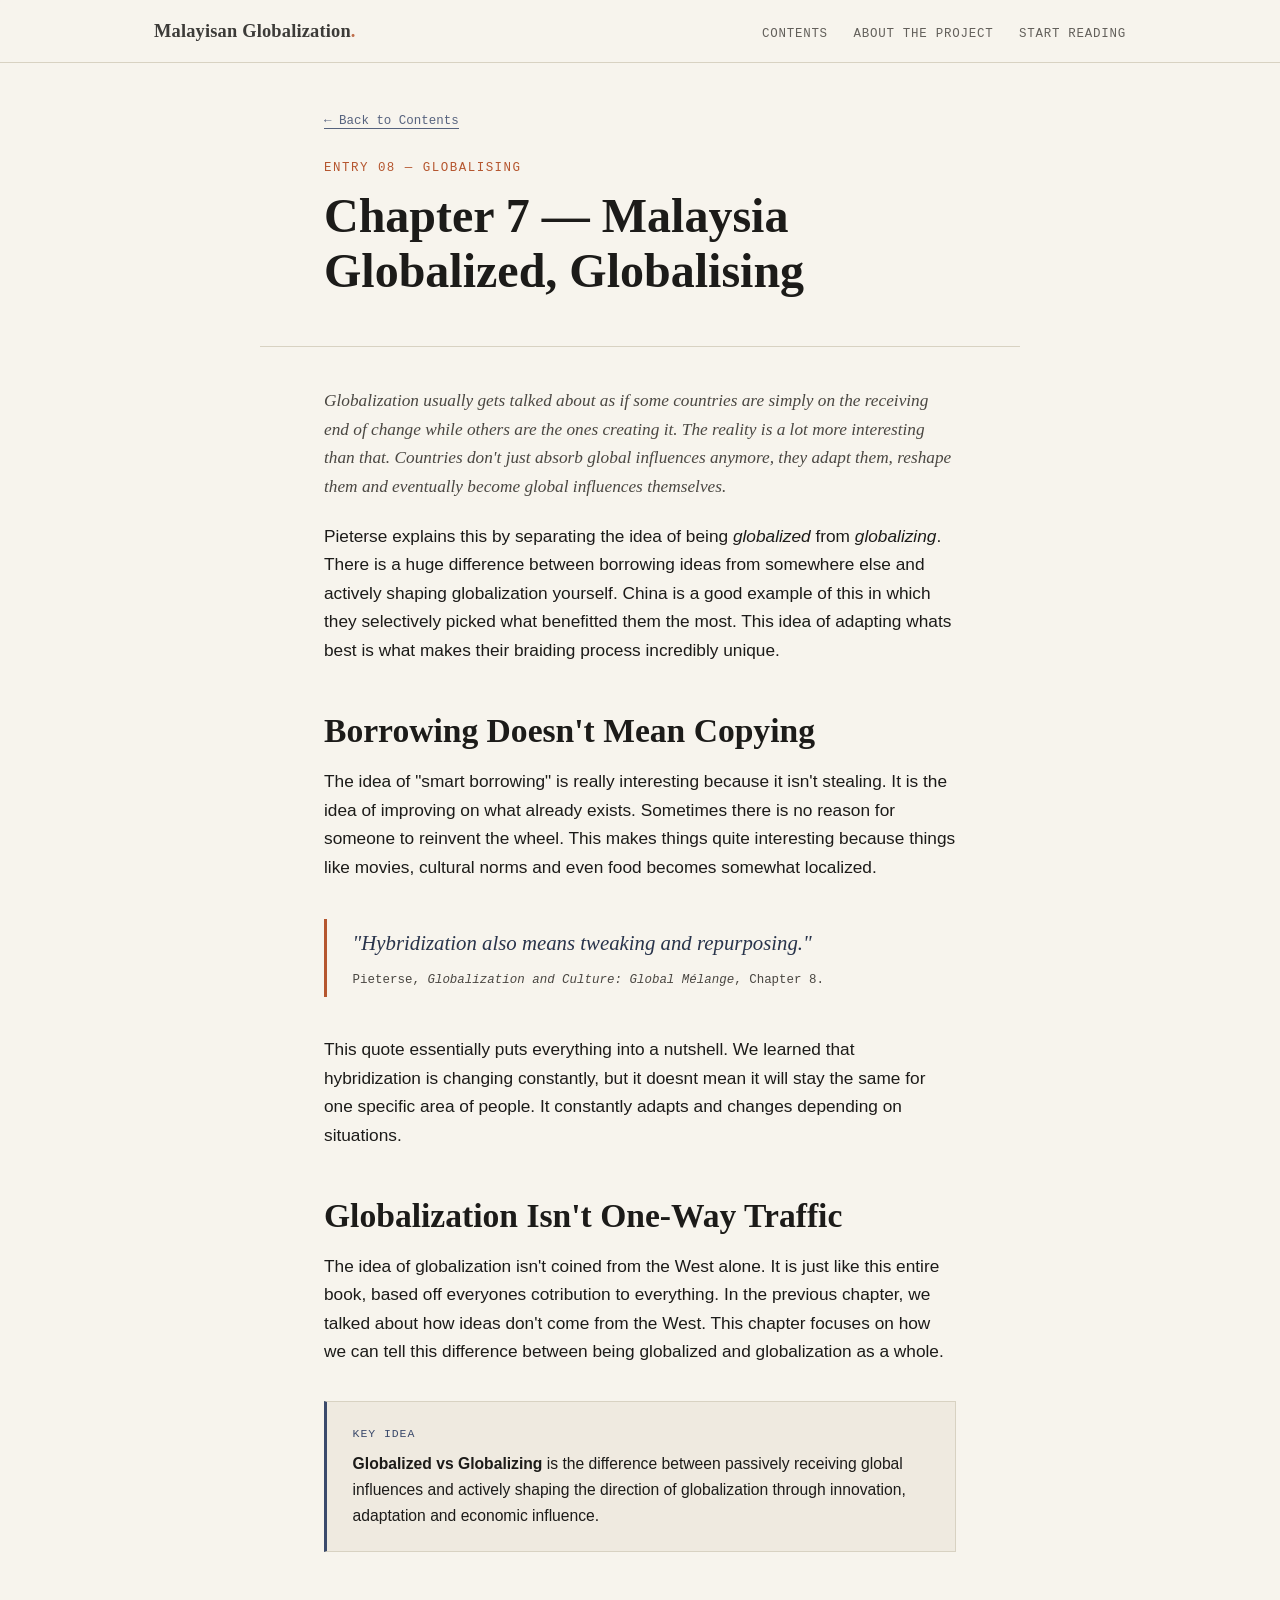
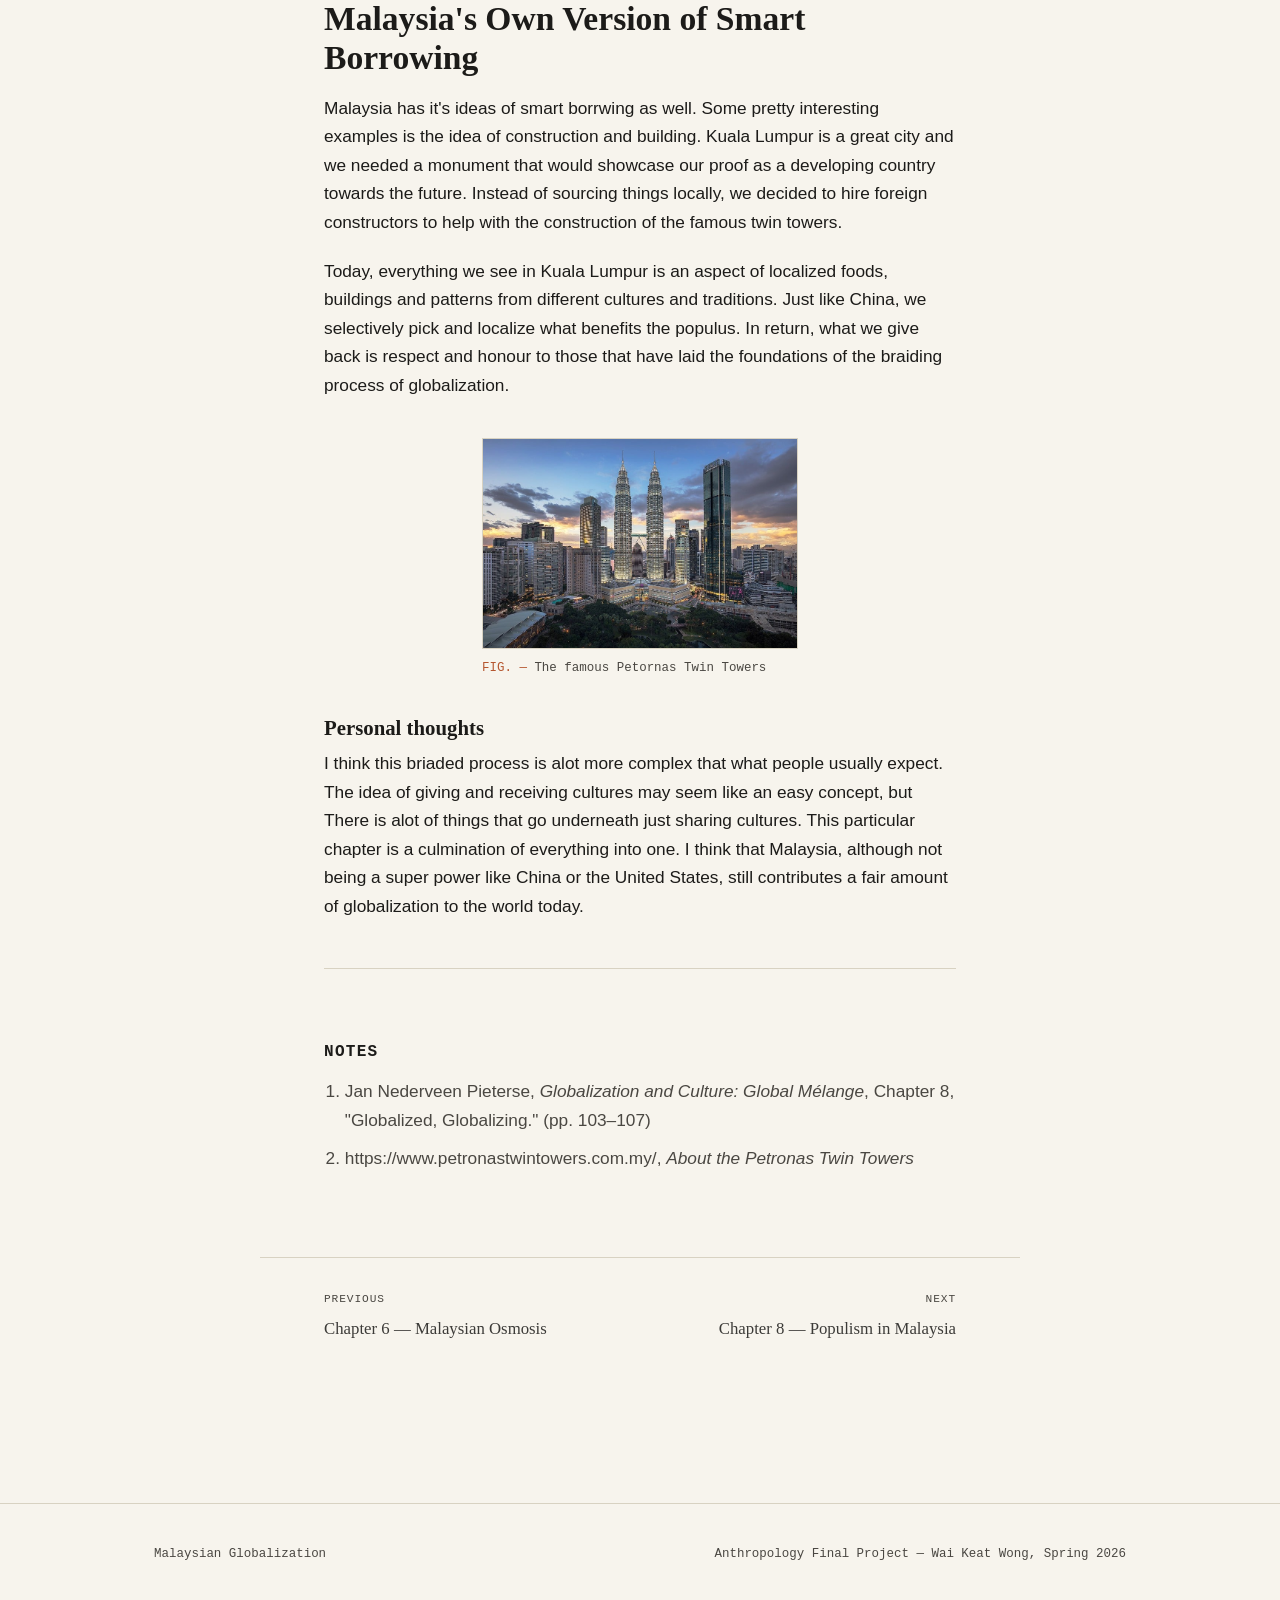
<file: pages/chapter-08.html>
<!DOCTYPE html>
<html lang="en">
<head>
  <meta charset="UTF-8">
  <meta name="viewport" content="width=device-width, initial-scale=1.0">
  <title>Chapter 7 — Malaysia Globalized, Globalising</title>
  <link rel="stylesheet" href="../css/style.css">
</head>
<body>

  <div id="reading-progress"></div>

  <header class="site-header">
    <div class="site-header__inner">
      <a href="../index.html" class="site-header__mark">Malayisan Globalization<span>.</span></a>
      <nav class="site-nav" aria-label="Main navigation">
        <a href="../index.html">Contents</a>
        <a href="../about.html">About the Project</a>
        <a href="../pages/chapter-01.html">Start Reading</a>
      </nav>
    </div>
  </header>

  <header class="post-header">
    <p class="post-header__nav"><a href="../index.html">&larr; Back to Contents</a></p>
    <span class="eyebrow">Entry 08 — Globalising</span>
    <h1>Chapter 7 — Malaysia Globalized, Globalising</h1>
  </header>

<main class="post-body">

<p class="lede">
  Globalization usually gets talked about as if some countries are simply on the receiving end of change while others are the ones creating it.
  The reality is a lot more interesting than that. Countries don't just absorb global influences anymore, they adapt them, reshape them and eventually
  become global influences themselves.
</p>

<p>
  Pieterse explains this by separating the idea of being <em>globalized</em> from <em>globalizing</em>. There is a huge difference between borrowing ideas
  from somewhere else and actively shaping globalization yourself. China is a good example of this in which they selectively picked what benefitted them the most. This idea of
  adapting whats best is what makes their braiding process incredibly unique.
</p>

<h2>Borrowing Doesn't Mean Copying</h2>

<p>
  The idea of "smart borrowing" is really interesting because it isn't stealing. It is the idea of improving on what already exists. 
  Sometimes there is no reason for someone to reinvent
  the wheel. This makes things quite interesting because things like movies, cultural norms and even food becomes somewhat localized.
</p>

<blockquote>
  "Hybridization also means tweaking and repurposing."
  <cite>Pieterse, <em>Globalization and Culture: Global Mélange</em>, Chapter 8.</cite>
</blockquote>

<p>
  This quote essentially puts everything into a nutshell. We learned that hybridization is changing constantly, but it doesnt mean it will stay the same for one specific area of people. It constantly
  adapts and changes depending on situations.
</p>

<h2>Globalization Isn't One-Way Traffic</h2>

<p>
  The idea of globalization isn't coined from the West alone. It is just like this entire book, based off everyones cotribution to everything. In the previous chapter, we talked about how 
  ideas don't come from the West. This chapter focuses on how we can tell this difference between being globalized and globalization as a whole. 
</p>

<div class="callout">
  <span class="callout__label">Key Idea</span>
  <strong>Globalized vs Globalizing</strong> is the difference between passively receiving global influences and 
  actively shaping the direction of globalization through innovation, adaptation and economic influence.
</div>

<h2>Malaysia's Own Version of Smart Borrowing</h2>

<p>
  Malaysia has it's ideas of smart borrwing as well. Some pretty interesting examples is the idea of construction and building. Kuala Lumpur is a great city and we needed a monument
  that would showcase our proof as a developing country towards the future. Instead of sourcing things locally, 
  we decided to hire foreign constructors to help with the construction of the famous twin towers.
</p>

<p>
  Today, everything we see in Kuala Lumpur is an aspect of localized foods, buildings and patterns from different cultures and traditions. Just like China, we selectively pick and localize what
  benefits the populus. In return, what we give back is respect and honour to those that have laid the foundations of the braiding process of globalization.
</p>

<figure class="figure--wide">
  <img src="../images/Petronas-Twin-Towers-in-Kuala-Lumpur.jpg" alt="Modern Malaysia">
  <figcaption>The famous Petornas Twin Towers</figcaption>
</figure>


<h3>Personal thoughts</h3>

<p>
  I think this briaded process is alot more complex that what people usually expect. The idea of giving and receiving cultures may seem like an easy concept, but There
  is alot of things that go underneath just sharing cultures. This particular chapter is a culmination of everything into one. I think that Malaysia, although not being a super power like 
  China or the United States, still contributes a fair amount of globalization to the world today.
</p>

<section class="footnotes">
  <h2>Notes</h2>
  <ol>
    <li>Jan Nederveen Pieterse, <em>Globalization and Culture: Global Mélange</em>, Chapter 8, "Globalized, Globalizing." (pp. 103–107)</li>
    <li>https://www.petronastwintowers.com.my/, <em>About the Petronas Twin Towers</em></li>
  </ol>
</section>

</main>

  <nav class="post-pager" aria-label="Chapter navigation">
    <div class="pager-link pager-link--prev">
      <span>Previous</span>
      <a href="chapter-07.html">Chapter 6 — Malaysian Osmosis</a>
    </div>
    <div class="pager-link pager-link--next">
      <span>Next</span>
      <a href="chapter-09.html">Chapter 8 — Populism in Malaysia</a>
    </div>
  </nav>

  <footer class="site-footer">
    <div class="wrap-wide">
      <span>Malaysian Globalization</span>
      <span>Anthropology Final Project — Wai Keat Wong, Spring 2026</span>
    </div>
  </footer>

  <script src="../js/main.js"></script>
</body>
</html>
</file>
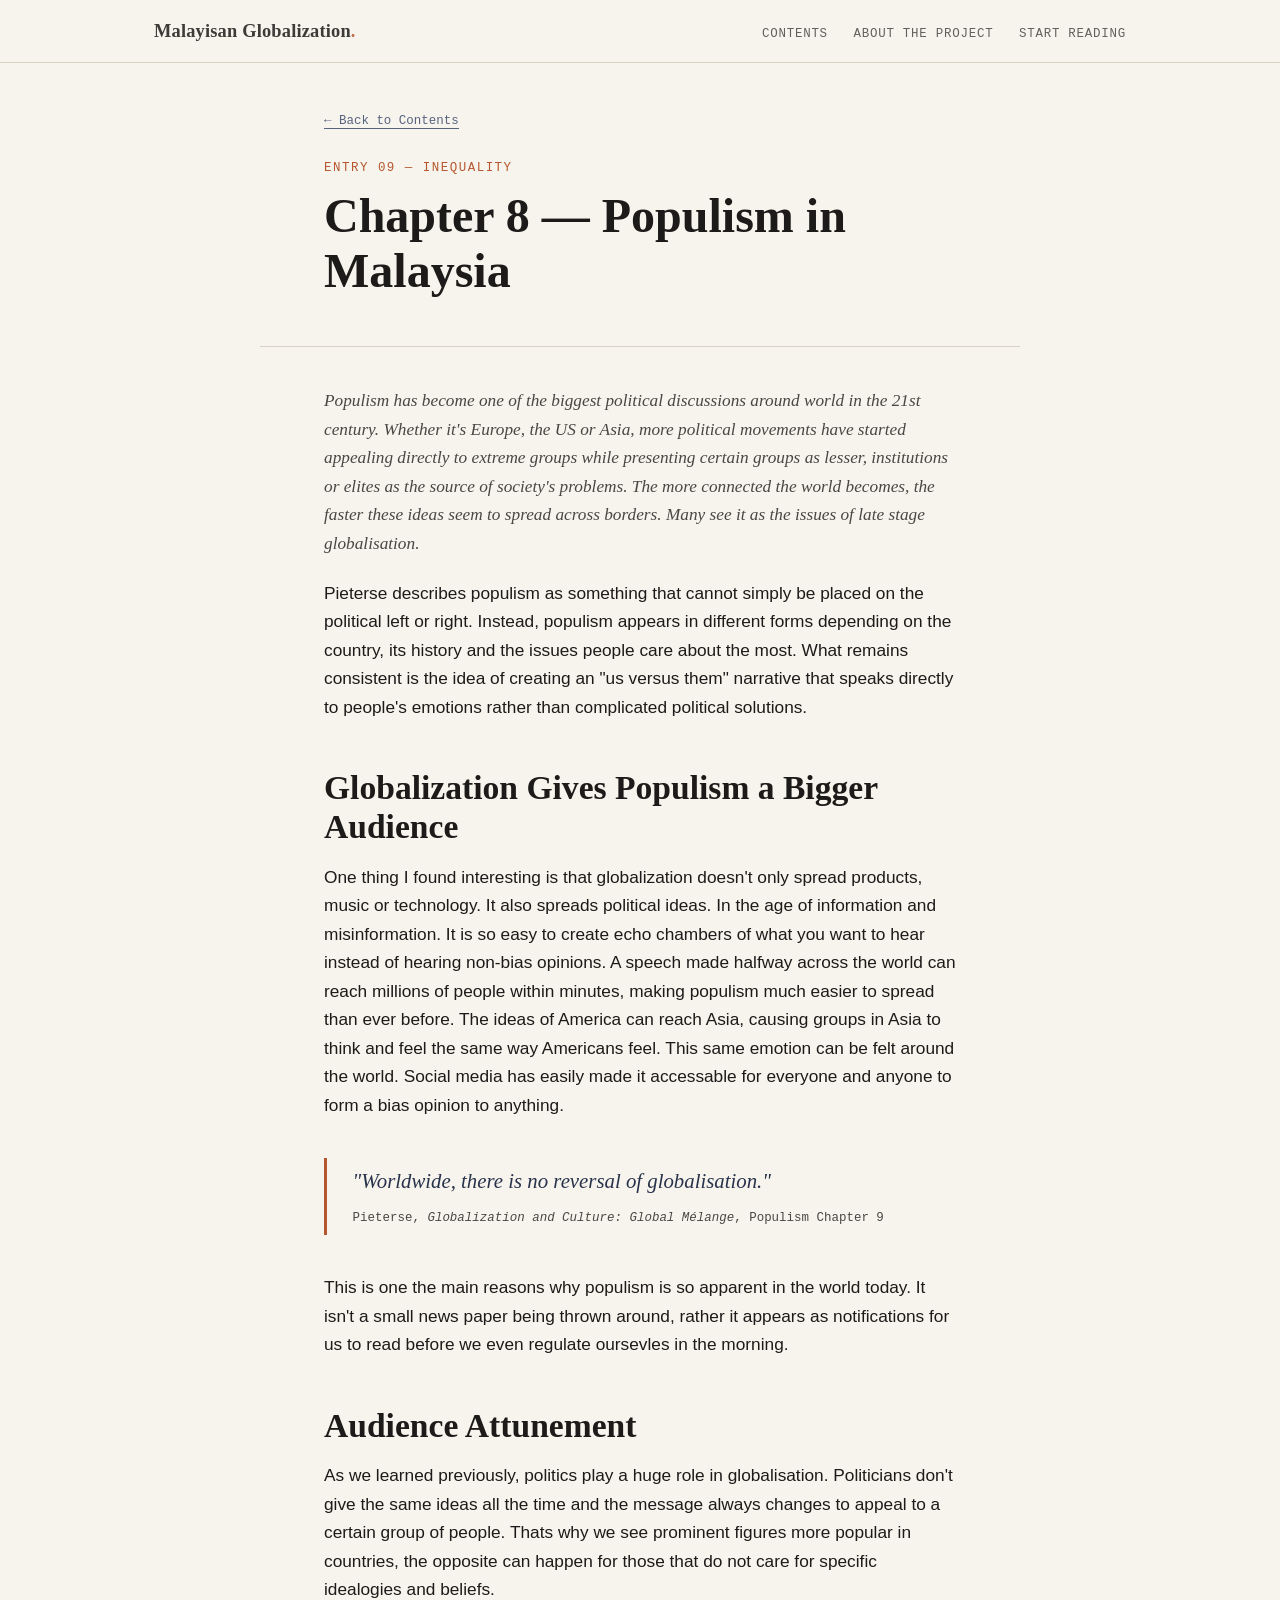
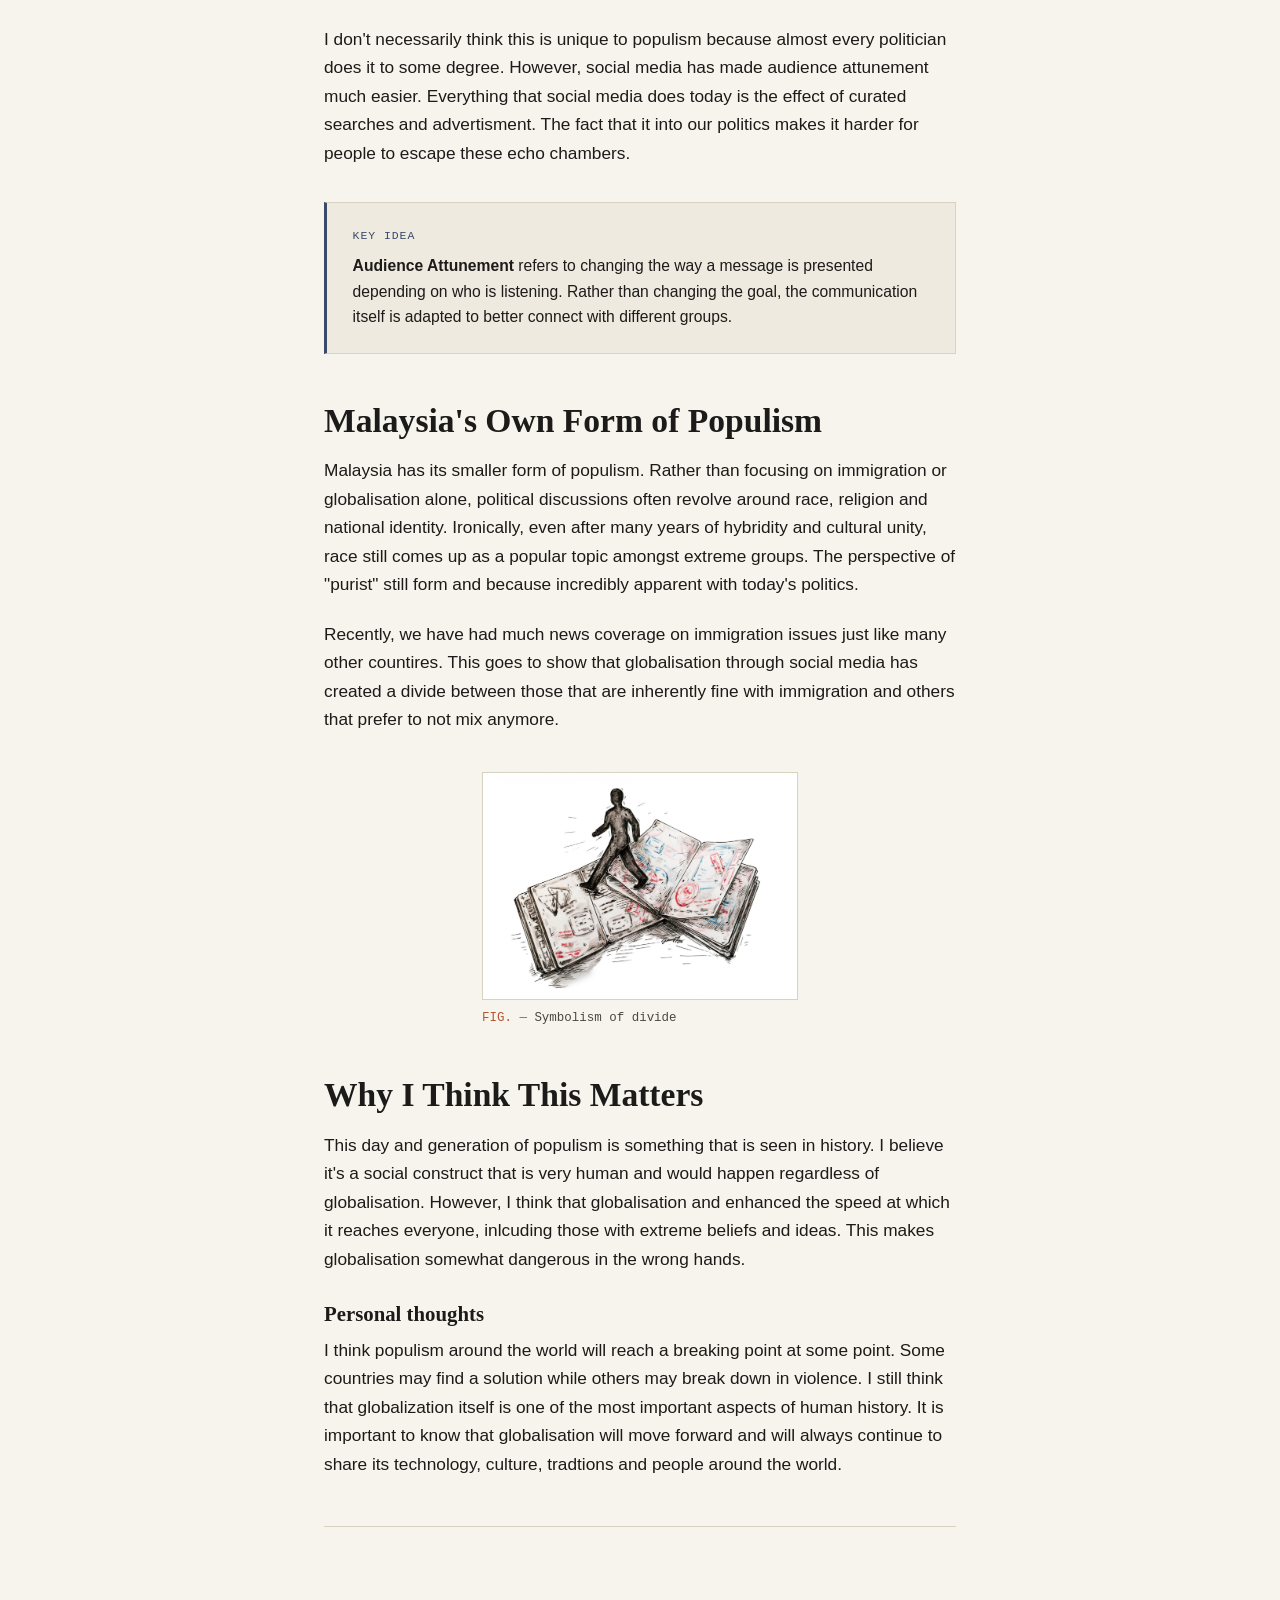
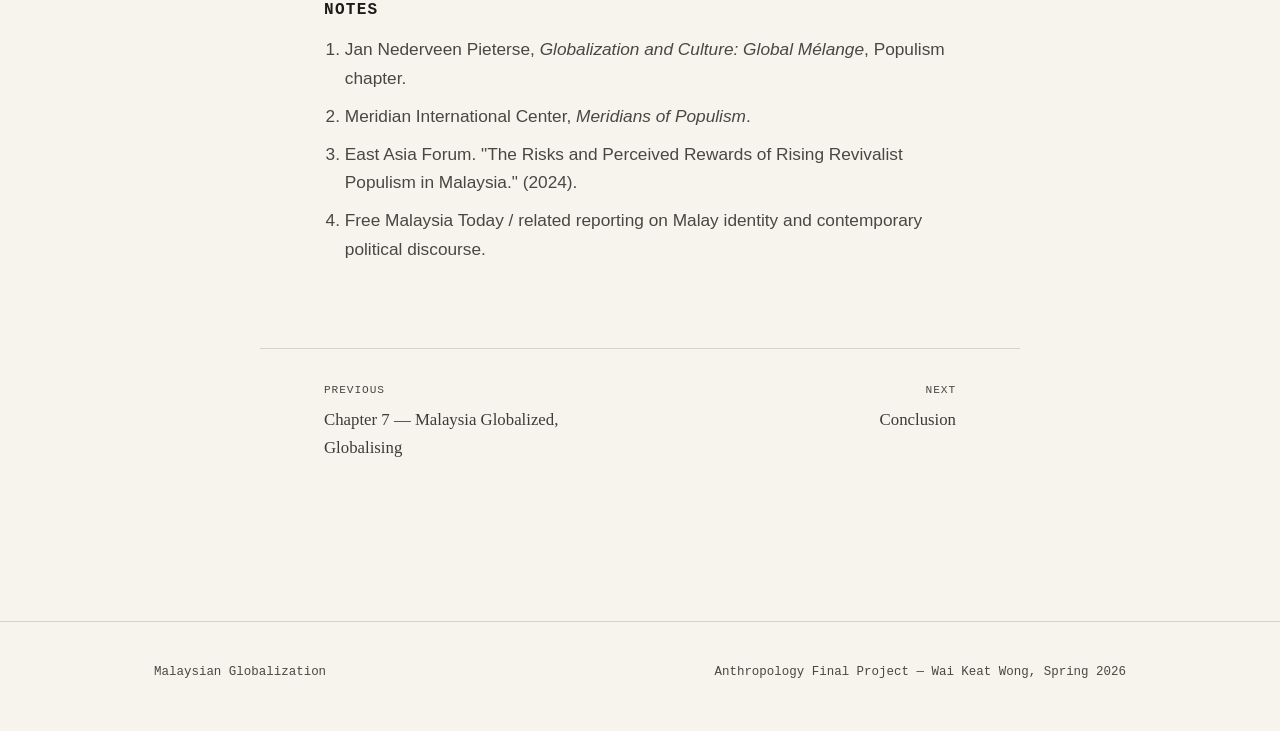
<file: pages/chapter-09.html>
<!DOCTYPE html>
<html lang="en">
<head>
  <meta charset="UTF-8">
  <meta name="viewport" content="width=device-width, initial-scale=1.0">
  <title>Chapter 8 — Populism in Malaysia</title>
  <link rel="stylesheet" href="../css/style.css">
</head>
<body>

  <div id="reading-progress"></div>

  <header class="site-header">
    <div class="site-header__inner">
      <a href="../index.html" class="site-header__mark">Malayisan Globalization<span>.</span></a>
      <nav class="site-nav" aria-label="Main navigation">
        <a href="../index.html">Contents</a>
        <a href="../about.html">About the Project</a>
        <a href="../pages/chapter-01.html">Start Reading</a>
      </nav>
    </div>
  </header>

  <header class="post-header">
    <p class="post-header__nav"><a href="../index.html">&larr; Back to Contents</a></p>
    <span class="eyebrow">Entry 09 — Inequality</span>
    <h1>Chapter 8 — Populism in Malaysia</h1>
  </header>

<main class="post-body">

<p class="lede">
  Populism has become one of the biggest political discussions around world in the 21st century.
  Whether it's Europe, the US or Asia, more political 
  movements have started appealing directly to extreme groups while presenting certain groups as lesser,
  institutions or elites as the source of society's problems. The more connected the world becomes, the faster these ideas seem to spread across borders. 
  Many see it as the issues
  of late stage globalisation.
</p>

<p>
  Pieterse describes populism as something that cannot simply be placed on the political left or right.
  Instead, populism appears in different forms depending on the country, its history and the issues people care about the most.
  What remains consistent is the idea of creating an "us versus them" narrative that speaks directly to people's 
  emotions rather than complicated political solutions.
</p>

<h2>Globalization Gives Populism a Bigger Audience</h2>

<p>
  One thing I found interesting is that globalization doesn't only spread products, music or technology. It also spreads political ideas.
  In the age of information and misinformation. It is so easy to create echo chambers of what you want to hear instead of hearing non-bias opinions.
  A speech made halfway across the world can reach millions of people within minutes, making populism much easier to spread than ever before. The ideas of America can reach
  Asia, causing groups in Asia to think and feel the same way Americans feel. This same emotion can be felt around the world. Social media has easily made it accessable for everyone
  and anyone to form a bias opinion to anything.
</p>

<blockquote>
  "Worldwide, there is no reversal of globalisation."
  <cite>Pieterse, <em>Globalization and Culture: Global Mélange</em>, Populism Chapter 9</cite>
</blockquote>

<p>
  This is one the main reasons why populism is so apparent in the world today. It isn't a small news paper being thrown around, rather it appears as notifications for us to read
  before we even regulate oursevles in the morning. 
</p>

<h2>Audience Attunement</h2>

<p>
  As we learned previously, politics play a huge role in globalisation. Politicians don't give the same ideas all the time and the message always changes to appeal to a certain group of people.
  Thats why we see prominent figures more popular in countries, the opposite can happen for those that do not care for specific idealogies and beliefs.
</p>

<p>
  I don't necessarily think this is unique to populism because almost every politician does it to some degree.
  However, social media has made audience attunement much easier. Everything that social media does today is the effect of curated searches and advertisment. The fact that it 
  into our politics makes it harder for people to escape these echo chambers.
</p>

<div class="callout">
  <span class="callout__label">Key Idea</span>
  <strong>Audience Attunement</strong> refers to changing the way a message is presented depending on who is listening.
  Rather than changing the goal, the communication itself is adapted to better connect with different groups.
</div>

<h2>Malaysia's Own Form of Populism</h2>

<p>
  Malaysia has its smaller form of populism.
  Rather than focusing on immigration or globalisation alone, political discussions often revolve around race, religion and national identity.
  Ironically, even after many years of hybridity and cultural unity, race still comes up as a popular topic amongst extreme groups. The perspective of "purist" still form and 
  because incredibly apparent with today's politics.
</p>

<p>
  Recently, we have had much news coverage on immigration issues just like many other countires. This goes to show that globalisation through social media has created a divide between
  those that are inherently fine with immigration and others that prefer to not mix anymore. 
</p>

<figure class="figure--wide">
  <img src="../images/divede.jpg" alt="Passport and person walking on it">
  <figcaption>Symbolism of divide</figcaption>
</figure>

<h2>Why I Think This Matters</h2>

<p>
  This day and generation of populism is something that is seen in history. I believe it's a social construct that is very human and would happen regardless of globalisation. However,
  I think that globalisation and enhanced the speed at which it reaches everyone, inlcuding those with extreme beliefs and ideas. This makes globalisation somewhat dangerous in the wrong hands.
</p>

<h3>Personal thoughts</h3>

<p>
  I think populism around the world will reach a breaking point at some point. Some countries may find a solution while others may break down in violence. I still think that globalization itself 
  is one of the most important aspects of human history. It is important to know that globalisation will move forward and will always continue to share its technology, culture, tradtions and people around the world.
</p>

<section class="footnotes">
  <h2>Notes</h2>
  <ol>
    <li>Jan Nederveen Pieterse, <em>Globalization and Culture: Global Mélange</em>, Populism chapter.</li>
    <li>Meridian International Center, <em>Meridians of Populism</em>.</li>
    <li>East Asia Forum. "The Risks and Perceived Rewards of Rising Revivalist Populism in Malaysia." (2024).</li>
    <li>Free Malaysia Today / related reporting on Malay identity and contemporary political discourse.</li>
  </ol>
</section>

</main>

  <nav class="post-pager" aria-label="Chapter navigation">
    <div class="pager-link pager-link--prev">
      <span>Previous</span>
      <a href="chapter-08.html">Chapter 7 — Malaysia Globalized, Globalising</a>
    </div>
    <div class="pager-link pager-link--next">
      <span>Next</span>
      <a href="chapter-10.html">Conclusion</a>
    </div>
  </nav>

  <footer class="site-footer">
    <div class="wrap-wide">
      <span>Malaysian Globalization</span>
      <span>Anthropology Final Project — Wai Keat Wong, Spring 2026</span>
    </div>
  </footer>

  <script src="../js/main.js"></script>
</body>
</html>
</file>
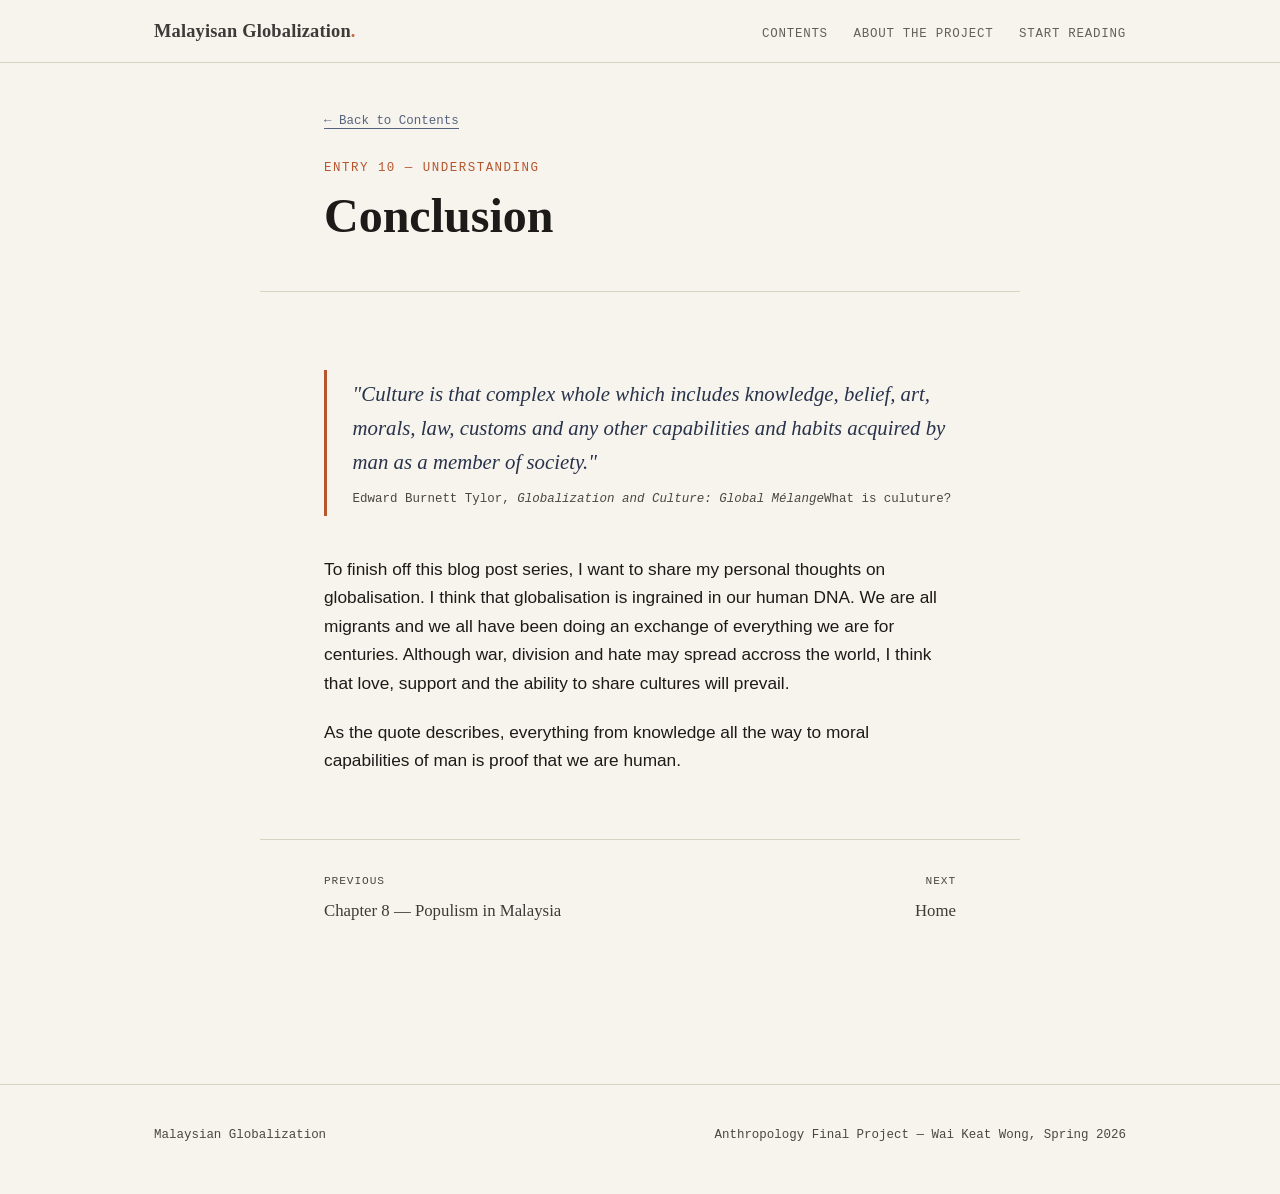
<file: pages/chapter-10.html>
<!DOCTYPE html>
<html lang="en">
<head>
  <meta charset="UTF-8">
  <meta name="viewport" content="width=device-width, initial-scale=1.0">
  <title>Conclusion</title>
  <link rel="stylesheet" href="../css/style.css">
</head>
<body>

  <div id="reading-progress"></div>

  <header class="site-header">
    <div class="site-header__inner">
      <a href="../index.html" class="site-header__mark">Malayisan Globalization<span>.</span></a>
      <nav class="site-nav" aria-label="Main navigation">
        <a href="../index.html">Contents</a>
        <a href="../about.html">About the Project</a>
        <a href="../pages/chapter-01.html">Start Reading</a>
      </nav>
    </div>
  </header>

  <header class="post-header">
    <p class="post-header__nav"><a href="../index.html">&larr; Back to Contents</a></p>
    <span class="eyebrow">Entry 10 — Understanding</span>
    <h1>Conclusion</h1>
  </header>

  <main class="post-body">

    <blockquote>
      "Culture is that complex whole which includes knowledge, belief, art, morals, law, customs and any other
      capabilities and habits acquired by man as a member of society."
      <cite>Edward Burnett Tylor, <em>Globalization and Culture: Global Mélange</em>What is culuture?</cite>
    </blockquote>

    <p>
      To finish off this blog post series, I want to share my personal thoughts on globalisation. I think that globalisation is ingrained in our human DNA. We are all migrants
      and we all have been doing an exchange of everything we are for centuries. Although war, division and hate may spread accross the world, I think that love, support and the
      ability to share cultures will prevail.
    </p>

    <p>As the quote describes, everything from knowledge all the way to moral capabilities of man is proof that we are human.</p>
  </main>

  <nav class="post-pager" aria-label="Chapter navigation">
    <div class="pager-link pager-link--prev">
      <span>Previous</span>
      <a href="chapter-09.html">Chapter 8 — Populism in Malaysia</a>
    </div>
    <div class="pager-link pager-link--next">
      <span>Next</span>
      <a href="/index.html">Home</a>
    </div>
  </nav>

  <footer class="site-footer">
    <div class="wrap-wide">
      <span>Malaysian Globalization</span>
      <span>Anthropology Final Project — Wai Keat Wong, Spring 2026</span>
    </div>
  </footer>

  <script src="../js/main.js"></script>
</body>
</html>
</file>
<file: css/style.css>
/* ============================================================
   GLOBALIZATION FIELD JOURNAL — STYLESHEET
   ============================================================
   Everything you'll want to tweak lives in :root at the top.
   Change a color or font there and it updates everywhere.

   TABLE OF CONTENTS
   1. Design tokens (colors, fonts, spacing)
   2. Reset & base styles
   3. Layout (header, nav, footer, containers)
   4. Typography
   5. Hero section (homepage)
   6. Route line animation (the signature visual)
   7. Index rail (the side "coordinates" navigation)
   8. Entry / chapter cards
   9. Single post page styles
   10. Images & captions
   11. Pull quotes & callouts
   12. Footnotes & citations
   13. Responsive rules
   ============================================================ */


/* ---------- 1. DESIGN TOKENS ---------- */
:root {
  /* Colors — named after the subject: paper, ink, indigo dye, rust/spice, gold thread */
  --paper:        #F7F4ED;
  --paper-dim:    #EFEAE0;
  --ink:          #1C1B19;
  --ink-soft:     #4A4742;
  --indigo:       #3B4A6B;
  --indigo-deep:  #28334B;
  --rust:         #B5562F;
  --gold:         #C9A04E;
  --line:         #D8D2C2;

  /* Type */
  --font-display: "Iowan Old Style", "Palatino Linotype", Georgia, "Times New Roman", serif;
  --font-body:    "Avenir Next", "Segoe UI", Helvetica, Arial, sans-serif;
  --font-mono:    "JetBrains Mono", "Courier New", monospace;

  /* Type scale */
  --step-hero:    clamp(2.8rem, 6vw, 5.2rem);
  --step-h1:      clamp(2rem, 4vw, 3rem);
  --step-h2:      clamp(1.5rem, 2.8vw, 2.1rem);
  --step-h3:      1.3rem;
  --step-body:    1.08rem;
  --step-small:   0.85rem;

  /* Spacing */
  --gutter:       clamp(1.5rem, 5vw, 4rem);
  --max-width:    760px;
  --max-width-wide: 1100px;

  /* Misc */
  --radius:       2px;
  --speed:        0.3s;
}

/* Respect reduced-motion preference */
@media (prefers-reduced-motion: reduce) {
  *, *::before, *::after {
    animation-duration: 0.001ms !important;
    animation-iteration-count: 1 !important;
    transition-duration: 0.001ms !important;
    scroll-behavior: auto !important;
  }
}


/* ---------- 2. RESET & BASE ---------- */
* { margin: 0; padding: 0; box-sizing: border-box; }

html {
  scroll-behavior: smooth;
}

body {
  background: var(--paper);
  color: var(--ink);
  font-family: var(--font-body);
  font-size: var(--step-body);
  line-height: 1.65;
  -webkit-font-smoothing: antialiased;
}

img { max-width: 100%; display: block; }

a {
  color: var(--indigo);
  text-decoration: none;
  border-bottom: 1px solid currentColor;
  opacity: 0.85;
  transition: opacity var(--speed);
}
a:hover, a:focus-visible { opacity: 1; }

/* Visible focus ring for keyboard nav — accessibility floor */
a:focus-visible,
button:focus-visible,
[tabindex]:focus-visible {
  outline: 2px solid var(--rust);
  outline-offset: 3px;
}

ul, ol { list-style: none; }


/* ---------- 3. LAYOUT ---------- */
.wrap {
  max-width: var(--max-width);
  margin: 0 auto;
  padding: 0 var(--gutter);
}

.wrap-wide {
  max-width: var(--max-width-wide);
  margin: 0 auto;
  padding: 0 var(--gutter);
}

/* Site header */
.site-header {
  position: sticky;
  top: 0;
  z-index: 50;
  background: rgba(247, 244, 237, 0.92);
  backdrop-filter: blur(6px);
  border-bottom: 1px solid var(--line);
}

.site-header__inner {
  max-width: var(--max-width-wide);
  margin: 0 auto;
  padding: 1rem var(--gutter);
  display: flex;
  align-items: baseline;
  justify-content: space-between;
  gap: 1rem;
}

.site-header__mark {
  font-family: var(--font-display);
  font-size: 1.15rem;
  font-weight: 600;
  letter-spacing: 0.01em;
  color: var(--ink);
  border-bottom: none;
}
.site-header__mark span {
  color: var(--rust);
}

.site-nav {
  display: flex;
  gap: 1.6rem;
  font-family: var(--font-mono);
  font-size: 0.78rem;
  letter-spacing: 0.06em;
  text-transform: uppercase;
}
.site-nav a {
  color: var(--ink-soft);
  border-bottom: 1px solid transparent;
}
.site-nav a:hover,
.site-nav a[aria-current="page"] {
  color: var(--rust);
  border-bottom-color: var(--rust);
}

/* Footer */
.site-footer {
  border-top: 1px solid var(--line);
  margin-top: 6rem;
  padding: 2.5rem var(--gutter) 3rem;
  font-family: var(--font-mono);
  font-size: 0.78rem;
  color: var(--ink-soft);
}
.site-footer .wrap-wide {
  display: flex;
  flex-wrap: wrap;
  gap: 0.75rem 2rem;
  justify-content: space-between;
}


/* ---------- 4. TYPOGRAPHY ---------- */
h1, h2, h3, h4 {
  font-family: var(--font-display);
  color: var(--ink);
  line-height: 1.15;
  font-weight: 600;
}

h1 { font-size: var(--step-h1); margin-bottom: 1rem; }
h2 {
  font-size: var(--step-h2);
  margin: 2.6rem 0 1rem;
  padding-top: 0.4rem;
}
h3 { font-size: var(--step-h3); margin: 1.8rem 0 0.6rem; }

p { margin-bottom: 1.3rem; }
p:last-child { margin-bottom: 0; }

.eyebrow {
  font-family: var(--font-mono);
  font-size: 0.78rem;
  letter-spacing: 0.12em;
  text-transform: uppercase;
  color: var(--rust);
  display: block;
  margin-bottom: 0.6rem;
}

.lede {
  font-size: 1.25rem;
  color: var(--ink-soft);
  font-family: var(--font-display);
  font-style: italic;
}


/* ---------- 5. HERO (homepage) ---------- */
.hero {
  position: relative;
  padding: clamp(4rem, 12vh, 7rem) var(--gutter) clamp(3rem, 8vh, 5rem);
  max-width: var(--max-width-wide);
  margin: 0 auto;
  overflow: hidden;
}

.hero__eyebrow {
  font-family: var(--font-mono);
  font-size: 0.8rem;
  letter-spacing: 0.14em;
  text-transform: uppercase;
  color: var(--indigo);
  margin-bottom: 1.4rem;
  display: block;
}

.hero h1 {
  font-size: var(--step-hero);
  max-width: 14ch;
  margin-bottom: 1.4rem;
}

.hero p.lede {
  max-width: 42ch;
  margin-bottom: 2.2rem;
}

.hero__meta {
  display: flex;
  flex-wrap: wrap;
  gap: 0.4rem 1.6rem;
  font-family: var(--font-mono);
  font-size: 0.8rem;
  color: var(--ink-soft);
  border-top: 1px solid var(--line);
  padding-top: 1.2rem;
  max-width: 30rem;
}


/* ---------- 6. ROUTE LINE (signature animation) ----------
   An SVG path that draws itself on load, like a trade route
   being traced across a map. Lives behind/beside the hero text. */
.route-line-wrap {
  margin-top: 2.5rem;
  max-width: 640px;
}

.route-line path {
  fill: none;
  stroke: var(--rust);
  stroke-width: 2;
  stroke-linecap: round;
  stroke-dasharray: 6 7;
  stroke-dashoffset: 1000;
  animation: draw-route 2.6s ease-out forwards;
}

.route-line circle {
  fill: var(--paper);
  stroke: var(--indigo);
  stroke-width: 2;
  opacity: 0;
  animation: fade-in-dot 0.4s ease-out forwards;
}
.route-line circle:nth-of-type(1) { animation-delay: 0.1s; }
.route-line circle:nth-of-type(2) { animation-delay: 1.2s; }
.route-line circle:nth-of-type(3) { animation-delay: 2.3s; }

.route-line text {
  font-family: var(--font-mono);
  font-size: 10px;
  fill: var(--ink-soft);
  opacity: 0;
  animation: fade-in-dot 0.4s ease-out forwards;
}
.route-line text:nth-of-type(1) { animation-delay: 0.3s; }
.route-line text:nth-of-type(2) { animation-delay: 1.4s; }
.route-line text:nth-of-type(3) { animation-delay: 2.5s; }

@keyframes draw-route {
  to { stroke-dashoffset: 0; }
}
@keyframes fade-in-dot {
  to { opacity: 1; }
}


/* ---------- 7. INDEX RAIL (side coordinates nav) ----------
   A running list of entries down the side of the page, styled
   like longitude/latitude markers or a card catalog. Used on
   the homepage / table of contents. */
.toc {
  max-width: var(--max-width-wide);
  margin: 0 auto;
  padding: 1rem var(--gutter) 5rem;
}

.toc__heading {
  display: flex;
  align-items: baseline;
  justify-content: space-between;
  border-bottom: 1px solid var(--ink);
  padding-bottom: 0.8rem;
  margin-bottom: 0.5rem;
}
.toc__heading h2 { margin: 0; }
.toc__count {
  font-family: var(--font-mono);
  font-size: 0.8rem;
  color: var(--ink-soft);
}

.entry-list {
  border-top: 1px solid var(--line);
}

.entry-row {
  display: grid;
  grid-template-columns: 4.5rem 1fr auto;
  gap: 1.5rem;
  align-items: baseline;
  padding: 1.4rem 0;
  border-bottom: 1px solid var(--line);
  transition: padding-left var(--speed);
}

.entry-row:hover {
  padding-left: 0.5rem;
  border-bottom-color: var(--rust);
}

.entry-row__coord {
  font-family: var(--font-mono);
  font-size: 0.85rem;
  color: var(--gold);
  letter-spacing: 0.02em;
}

.entry-row__title {
  font-family: var(--font-display);
  font-size: 1.2rem;
  color: var(--ink);
}
.entry-row__title a {
  border-bottom: none;
  color: inherit;
}
.entry-row__title a:hover { color: var(--rust); }

.entry-row__dek {
  font-size: 0.95rem;
  color: var(--ink-soft);
  margin-top: 0.3rem;
  max-width: 56ch;
}

.entry-row__tag {
  font-family: var(--font-mono);
  font-size: 0.72rem;
  letter-spacing: 0.08em;
  text-transform: uppercase;
  color: var(--indigo);
  white-space: nowrap;
  align-self: start;
}


/* ---------- 8. ENTRY CARDS (alt. grid display, optional) ---------- */
.card-grid {
  display: grid;
  grid-template-columns: repeat(auto-fit, minmax(260px, 1fr));
  gap: 2rem;
  margin: 2rem 0;
}

.card {
  border: 1px solid var(--line);
  background: var(--paper-dim);
  padding: 1.6rem;
  transition: transform var(--speed), box-shadow var(--speed);
}
.card:hover {
  transform: translateY(-3px);
  box-shadow: 0 10px 24px -12px rgba(28, 27, 25, 0.25);
}
.card__tag {
  font-family: var(--font-mono);
  font-size: 0.72rem;
  color: var(--rust);
  text-transform: uppercase;
  letter-spacing: 0.08em;
}
.card h3 { margin-top: 0.5rem; }
.card p { font-size: 0.95rem; color: var(--ink-soft); }


/* ---------- 9. SINGLE POST PAGE ---------- */
.post-header {
  max-width: var(--max-width);
  margin: 0 auto;
  padding: 3rem var(--gutter) 2rem;
  border-bottom: 1px solid var(--line);
}

.post-header__nav {
  font-family: var(--font-mono);
  font-size: 0.78rem;
  color: var(--ink-soft);
  margin-bottom: 1.6rem;
}

.post-header h1 { font-size: var(--step-h1); }

.post-meta {
  display: flex;
  flex-wrap: wrap;
  gap: 0.4rem 1.4rem;
  font-family: var(--font-mono);
  font-size: 0.8rem;
  color: var(--ink-soft);
  margin-top: 1.2rem;
}

.post-body {
  max-width: var(--max-width);
  margin: 0 auto;
  padding: 2.5rem var(--gutter) 4rem;
}

.post-body p,
.post-body li {
  font-size: var(--step-body);
}

.post-body ul,
.post-body ol {
  margin: 0 0 1.3rem 0;
  padding-left: 1.4rem;
}
.post-body ul { list-style: disc; }
.post-body ol { list-style: decimal; }

/* prev/next pager between chapters */
.post-pager {
  max-width: var(--max-width);
  margin: 0 auto;
  padding: 2rem var(--gutter) 4rem;
  display: flex;
  justify-content: space-between;
  gap: 1.5rem;
  border-top: 1px solid var(--line);
}

.pager-link {
  flex: 1;
  font-family: var(--font-mono);
  font-size: 0.78rem;
}
.pager-link span {
  display: block;
  text-transform: uppercase;
  letter-spacing: 0.08em;
  color: var(--ink-soft);
  margin-bottom: 0.4rem;
  font-size: 0.7rem;
}
.pager-link a {
  border-bottom: none;
  font-family: var(--font-display);
  font-size: 1.05rem;
  color: var(--ink);
}
.pager-link a:hover { color: var(--rust); }
.pager-link--next { text-align: right; }


/* ---------- 10. IMAGES & CAPTIONS ---------- */
figure {
  margin: 2.4rem 0;
}
figure img {
  width: 100%;
  border: 1px solid var(--line);
}
figcaption {
  font-family: var(--font-mono);
  font-size: 0.78rem;
  color: var(--ink-soft);
  margin-top: 0.6rem;
  line-height: 1.5;
}
figcaption::before {
  content: "FIG. — ";
  color: var(--rust);
}

/* full-bleed-ish wide image inside a normal-width post */
figure.figure--wide {
  max-width: var(--max-width-wide);
  margin-left: 50%;
  transform: translateX(-50%);
}


/* ---------- 11. PULL QUOTES & CALLOUTS ---------- */
blockquote {
  margin: 2.4rem 0;
  padding: 0.4rem 0 0.4rem 1.6rem;
  border-left: 3px solid var(--rust);
  font-family: var(--font-display);
  font-size: 1.3rem;
  font-style: italic;
  color: var(--indigo-deep);
}
blockquote cite {
  display: block;
  margin-top: 0.6rem;
  font-family: var(--font-mono);
  font-size: 0.78rem;
  font-style: normal;
  color: var(--ink-soft);
}

.callout {
  background: var(--paper-dim);
  border: 1px solid var(--line);
  border-left: 3px solid var(--indigo);
  padding: 1.4rem 1.6rem;
  margin: 2.2rem 0;
  font-size: 0.98rem;
}
.callout__label {
  font-family: var(--font-mono);
  font-size: 0.72rem;
  text-transform: uppercase;
  letter-spacing: 0.08em;
  color: var(--indigo);
  display: block;
  margin-bottom: 0.5rem;
}


/* ---------- 12. FOOTNOTES & CITATIONS ---------- */
.footnotes {
  margin-top: 3rem;
  padding-top: 1.6rem;
  border-top: 1px solid var(--line);
  font-size: 0.88rem;
  color: var(--ink-soft);
}
.footnotes h2 {
  font-size: 1rem;
  font-family: var(--font-mono);
  text-transform: uppercase;
  letter-spacing: 0.08em;
  margin-bottom: 1rem;
}
.footnotes ol {
  list-style: decimal;
  padding-left: 1.3rem;
}
.footnotes li { margin-bottom: 0.6rem; }

sup.footnote-ref a {
  border-bottom: none;
  color: var(--rust);
  font-weight: 600;
}


/* ---------- READING PROGRESS BAR (post pages) ---------- */
#reading-progress {
  position: fixed;
  top: 0;
  left: 0;
  height: 3px;
  width: 0%;
  background: var(--rust);
  z-index: 100;
  transition: width 0.1s linear;
}


/* ---------- 13. RESPONSIVE ---------- */
@media (max-width: 640px) {
  .site-header__inner { flex-wrap: wrap; gap: 0.6rem; }
  .site-nav { gap: 1rem; font-size: 0.72rem; flex-wrap: wrap; }

  .entry-row {
    grid-template-columns: 1fr;
    gap: 0.3rem;
  }
  .entry-row__tag { display: none; }

  .post-pager { flex-direction: column; }
  .pager-link--next { text-align: left; }

  blockquote { font-size: 1.1rem; }
}
</file>
